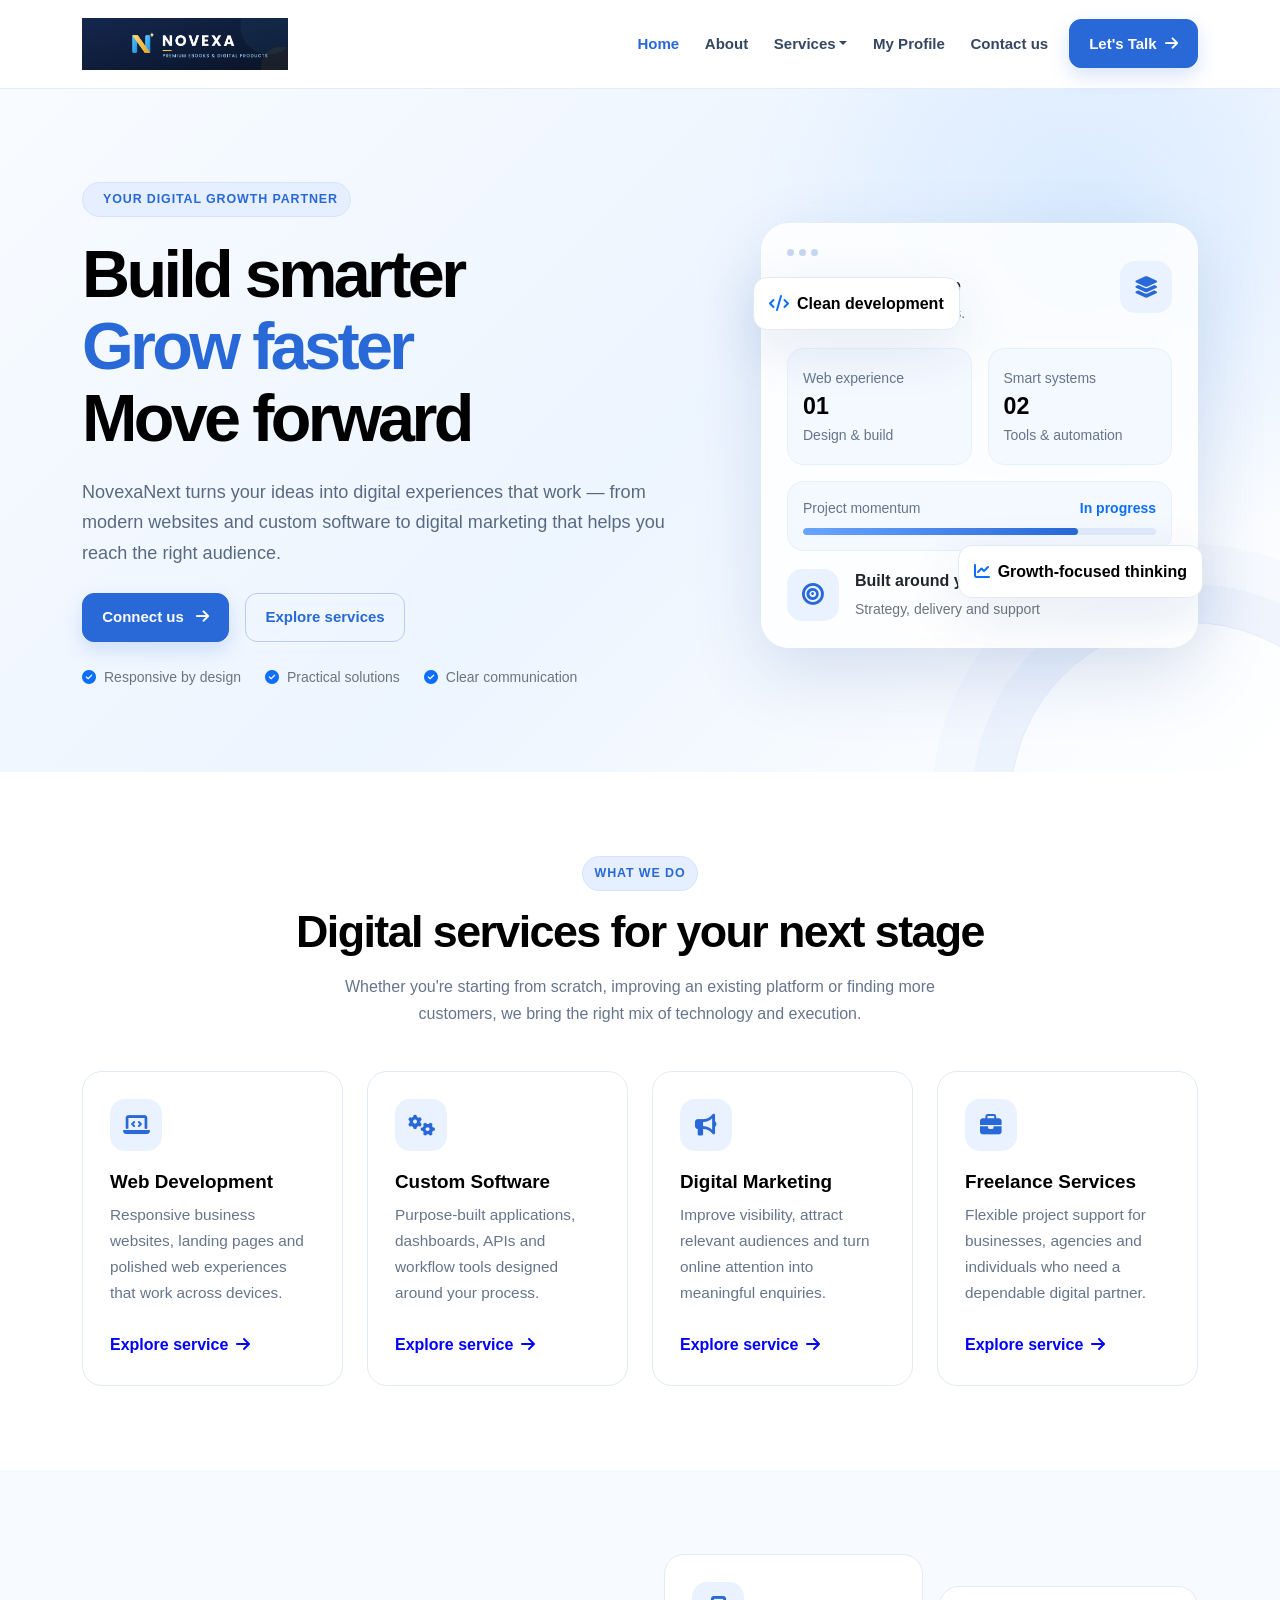
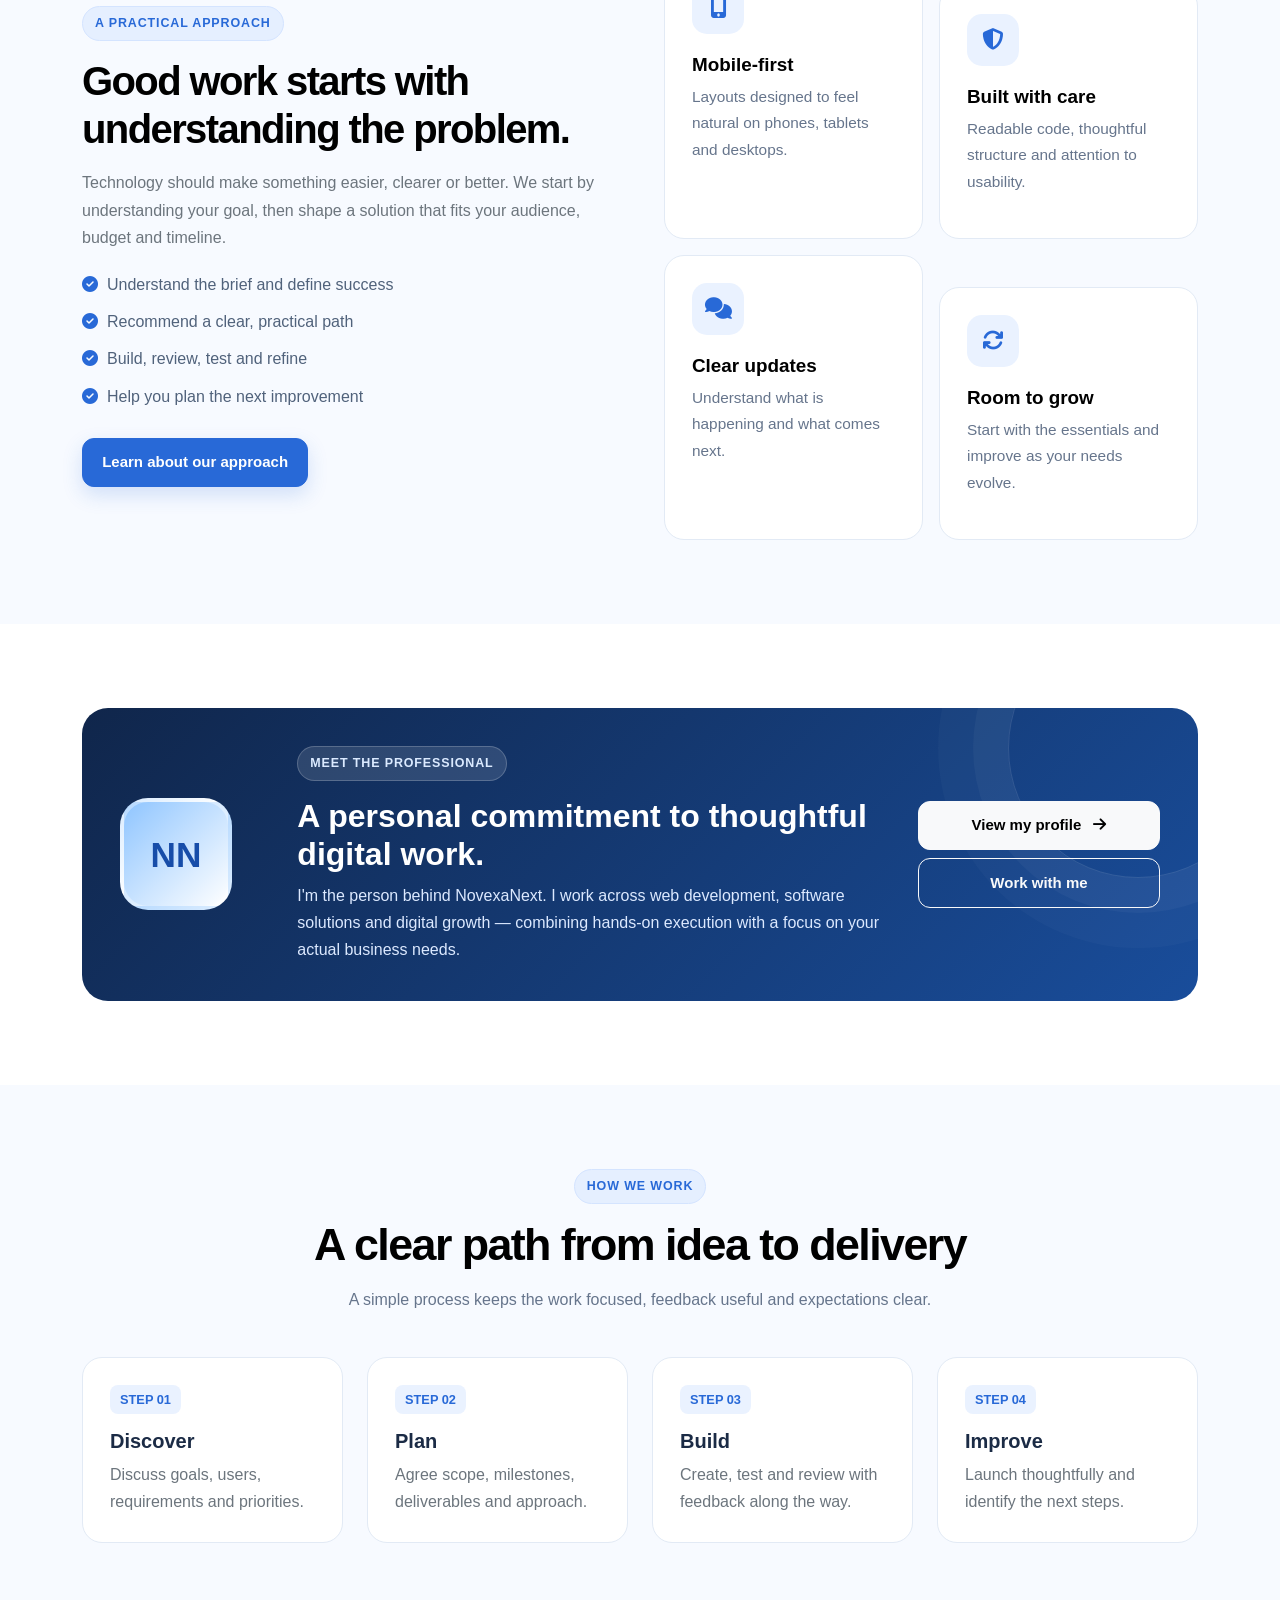
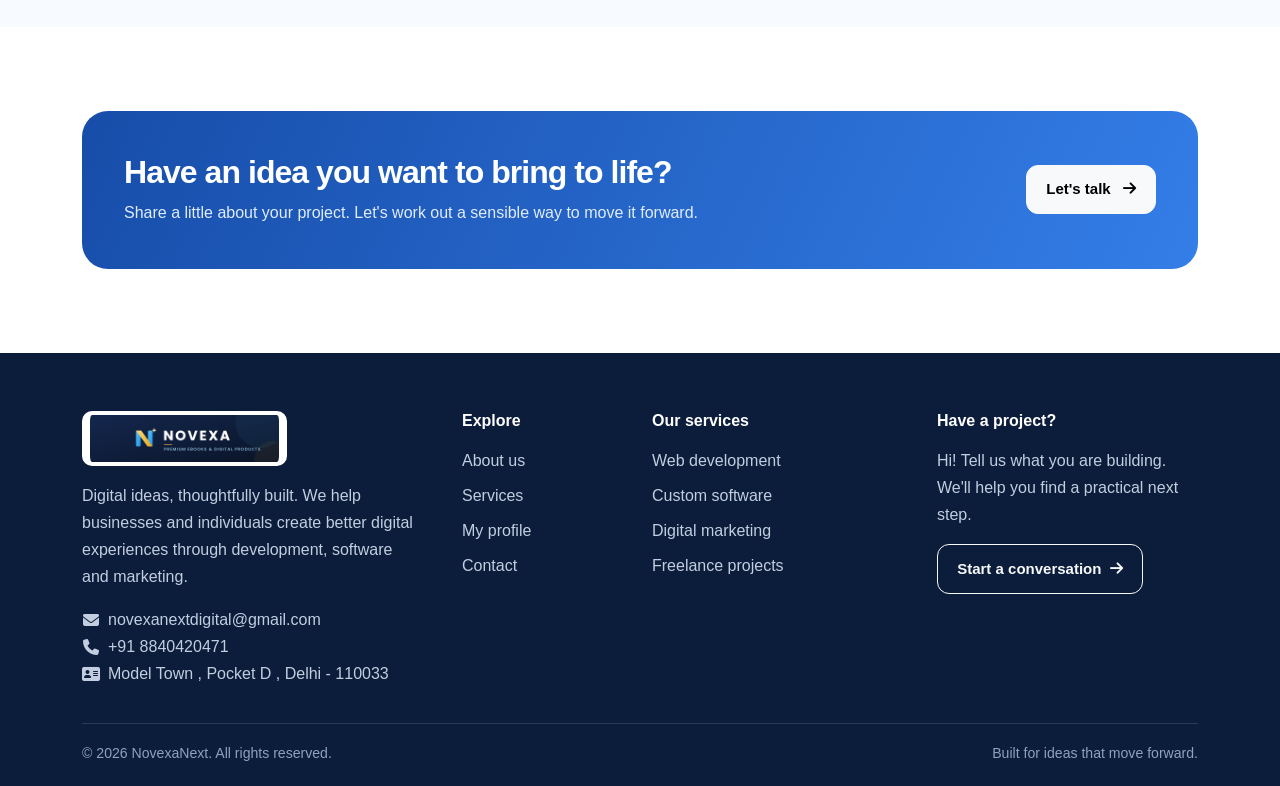
<file: index.html>
<!doctype html>
<html lang="en">
<head>
  <meta charset="utf-8">
  <meta name="viewport" content="width=device-width, initial-scale=1">
  <meta name="theme-color" content="#2869d7">
  <!-- SEO: Unique title and description target this page's search intent; keywords are editorial notes, not a Google ranking signal. -->
  <meta name="description" content="NovexaNext helps turn ideas into digital experiences with responsive web development, custom software, digital marketing and flexible project support.">
  <meta name="keywords" content="NovexaNext, web development services, custom software development, digital marketing services, freelance digital services">
  <meta name="robots" content="index, follow, max-image-preview:large, max-snippet:-1, max-video-preview:-1">
  <!-- SEO: Canonical consolidates duplicate URL signals. Replace YOUR-VERCEL-DOMAIN with the real production host before deployment. -->
  <link rel="canonical" href="https://krishna-kumar-portfolio-pied.vercel.app/">
  <!-- SEO: Open Graph metadata improves link previews on social platforms. -->
  <meta property="og:type" content="website">
  <meta property="og:site_name" content="NovexaNext">
  <meta property="og:title" content="NovexaNext | Web Development &amp; Digital Solutions">
  <meta property="og:description" content="NovexaNext helps turn ideas into digital experiences with responsive web development, custom software, digital marketing and flexible project support.">
  <meta property="og:url" content="https://krishna-kumar-portfolio-pied.vercel.app/">
  <meta property="og:image" content="https://krishna-kumar-portfolio-pied.vercel.app/assets/logo.png">
  <meta property="og:image:alt" content="NovexaNext digital services">
  <!-- SEO: Twitter/X preview metadata. -->
  <meta name="twitter:card" content="summary_large_image">
  <meta name="twitter:title" content="NovexaNext | Web Development &amp; Digital Solutions">
  <meta name="twitter:description" content="NovexaNext helps turn ideas into digital experiences with responsive web development, custom software, digital marketing and flexible project support.">
  <meta name="twitter:image" content="https://krishna-kumar-portfolio-pied.vercel.app/assets/logo.png">
  <!-- SEO: Structured data describes the site and this page to search engines. -->
  <script type="application/ld+json">
  {
    "@context": "https://schema.org",
    "@type": "WebPage",
    "name": "NovexaNext | Web Development & Digital Solutions",
    "description": "NovexaNext helps turn ideas into digital experiences with responsive web development, custom software, digital marketing and flexible project support.",
    "url": "https://krishna-kumar-portfolio-pied.vercel.app/",
    "isPartOf": {
      "@type": "WebSite",
      "name": "NovexaNext",
      "url": "https://krishna-kumar-portfolio-pied.vercel.app/"
    },
    "about": {
      "@type": "Organization",
      "name": "NovexaNext",
      "url": "https://krishna-kumar-portfolio-pied.vercel.app/"
    }
  }
  </script>

  <title>NovexaNext | Web Development &amp; Digital Solutions</title>
  <link rel="icon" href="assets/favicon.png" type="image/png">
  <link href="https://cdn.jsdelivr.net/npm/bootstrap@5.3.3/dist/css/bootstrap.min.css" rel="stylesheet">
  <link href="https://cdnjs.cloudflare.com/ajax/libs/font-awesome/6.5.2/css/all.min.css" rel="stylesheet">
  <link href="styles.css" rel="stylesheet">
  <!-- SEO: Existing Google Search Console verification token retained; do not remove unless replaced with a verified token. -->
  <meta name="google-site-verification" content="googled7d9117dc08e725b" />
</head>
<body>
<nav class="navbar navbar-expand-lg sticky-top">
  <div class="container">
    <a class="navbar-brand" href="index.html" aria-label="NovexaNext home"><img src="assets/logo.png" alt="NovexaNext logo"></a>
    <button class="navbar-toggler" type="button" data-bs-toggle="collapse" data-bs-target="#mainNav" aria-controls="mainNav" aria-expanded="false" aria-label="Toggle navigation"><span class="navbar-toggler-icon"></span></button>
    <div class="collapse navbar-collapse" id="mainNav">
      <ul class="navbar-nav ms-auto align-items-lg-center">
        <li class="nav-item"><a class="nav-link" href="index.html">Home</a></li>
        <li class="nav-item"><a class="nav-link" href="about.html">About</a></li>
        <li class="nav-item dropdown">
          <a class="nav-link dropdown-toggle" href="services.html" role="button" data-bs-toggle="dropdown" aria-expanded="false">Services</a>
          <ul class="dropdown-menu border-0 shadow-sm p-2">
            <li><a class="dropdown-item rounded-2 py-2" href="web-development.html">Web Development</a></li>
            <li><a class="dropdown-item rounded-2 py-2" href="software-development.html">Custom Software</a></li>
            <li><a class="dropdown-item rounded-2 py-2" href="digital-marketing.html">Digital Marketing</a></li>
            <li><a class="dropdown-item rounded-2 py-2" href="freelancing.html">Freelance Services</a></li>
          </ul>
        </li>
        <li class="nav-item"><a class="nav-link" href="profile.html">My Profile</a></li>
        <li class="nav-item"><a class="nav-link" href="contact.html">Contact us</a></li>
        <li class="nav-item ms-lg-2 mt-2 mt-lg-0"><a class="btn btn-primary btn-sm" href="tel:+918840420471">Let's Talk <i class="fa-solid fa-arrow-right ms-1"></i></a></li>
      </ul>
    </div>
  </div>
</nav>

<main>
<section class="hero">
 <div class="container position-relative">
  <div class="row align-items-center g-5">
   <div class="col-lg-7">
    <span class="eyebrow"><i class="fa-solid fa-sparkles"></i> Your digital growth partner</span>
    <h1>Build smarter<br><span>Grow faster</span><br>Move forward</h1>
    <p class="lead">NovexaNext turns your ideas into digital experiences that work — from modern websites and custom software to digital marketing that helps you reach the right audience.</p>
    <div class="d-flex flex-wrap gap-3 mt-4"><a class="btn btn-primary btn-lg" href="mailto:novexanextdigital@gmail.com">Connect us <i class="fa-solid fa-arrow-right ms-2"></i></a><a class="btn btn-outline-primary btn-lg" href="services.html">Explore services</a></div>
    <div class="d-flex flex-wrap gap-4 mt-4 small text-secondary"><span><i class="fa-solid fa-circle-check text-primary me-2"></i>Responsive by design</span><span><i class="fa-solid fa-circle-check text-primary me-2"></i>Practical solutions</span><span><i class="fa-solid fa-circle-check text-primary me-2"></i>Clear communication</span></div>
   </div>
   <div class="col-lg-5">
    <div class="hero-visual">
     <div class="floating-chip chip-one"><i class="fa-solid fa-code text-primary me-2"></i>Clean development</div>
     <div class="visual-card">
      <div class="visual-top"><div><div class="visual-dots"><i></i><i></i><i></i></div><strong class="d-block mt-3 text-dark">Your digital workspace</strong><small class="text-secondary">One idea. Many possibilities.</small></div><div class="icon-box mb-0"><i class="fa-solid fa-layer-group"></i></div></div>
      <div class="row g-3 mb-3"><div class="col-6"><div class="metric"><small>Web experience</small><strong>01</strong><small>Design & build</small></div></div><div class="col-6"><div class="metric"><small>Smart systems</small><strong>02</strong><small>Tools & automation</small></div></div></div>
      <div class="metric mb-3"><div class="d-flex justify-content-between mb-2"><small>Project momentum</small><small class="text-primary fw-bold">In progress</small></div><div class="progress"><div class="progress-bar" style="width:78%"></div></div></div>
      <div class="d-flex align-items-center gap-3"><div class="icon-box mb-0"><i class="fa-solid fa-bullseye"></i></div><div><strong class="d-block text-dark">Built around your goals</strong><small class="text-secondary">Strategy, delivery and support</small></div></div>
     </div>
     <div class="floating-chip chip-two"><i class="fa-solid fa-chart-line text-primary me-2"></i>Growth-focused thinking</div>
    </div>
   </div>
  </div>
 </div>
</section>

<section class="section">
 <div class="container">
  <div class="section-heading"><span class="eyebrow">What we do</span><h2>Digital services for your next stage</h2><p>Whether you're starting from scratch, improving an existing platform or finding more customers, we bring the right mix of technology and execution.</p></div>
  <div class="row g-4">
   <div class="col-md-6 col-lg-3"><article class="service-card"><div class="icon-box"><i class="fa-solid fa-laptop-code"></i></div><h3>Web Development</h3><p>Responsive business websites, landing pages and polished web experiences that work across devices.</p><a class="card-link" href="web-development.html">Explore service <i class="fa-solid fa-arrow-right"></i></a></article></div>
   <div class="col-md-6 col-lg-3"><article class="service-card"><div class="icon-box"><i class="fa-solid fa-gears"></i></div><h3>Custom Software</h3><p>Purpose-built applications, dashboards, APIs and workflow tools designed around your process.</p><a class="card-link" href="software-development.html">Explore service <i class="fa-solid fa-arrow-right"></i></a></article></div>
   <div class="col-md-6 col-lg-3"><article class="service-card"><div class="icon-box"><i class="fa-solid fa-bullhorn"></i></div><h3>Digital Marketing</h3><p>Improve visibility, attract relevant audiences and turn online attention into meaningful enquiries.</p><a class="card-link" href="digital-marketing.html">Explore service <i class="fa-solid fa-arrow-right"></i></a></article></div>
   <div class="col-md-6 col-lg-3"><article class="service-card"><div class="icon-box"><i class="fa-solid fa-briefcase"></i></div><h3>Freelance Services</h3><p>Flexible project support for businesses, agencies and individuals who need a dependable digital partner.</p><a class="card-link" href="freelancing.html">Explore service <i class="fa-solid fa-arrow-right"></i></a></article></div>
  </div>
 </div>
</section>

<section class="section section-soft">
 <div class="container">
  <div class="row align-items-center g-5">
   <div class="col-lg-6"><span class="eyebrow">A practical approach</span><h2 class="display-6 fw-bold mt-3" style="color:#000000;letter-spacing:-.04em">Good work starts with understanding the problem.</h2><p class="text-secondary mt-3">Technology should make something easier, clearer or better. We start by understanding your goal, then shape a solution that fits your audience, budget and timeline.</p>
    <ul class="check-list"><li><i class="fa-solid fa-circle-check"></i>Understand the brief and define success</li><li><i class="fa-solid fa-circle-check"></i>Recommend a clear, practical path</li><li><i class="fa-solid fa-circle-check"></i>Build, review, test and refine</li><li><i class="fa-solid fa-circle-check"></i>Help you plan the next improvement</li></ul>
    <a class="btn btn-primary mt-2" href="about.html">Learn about our approach</a>
   </div>
   <div class="col-lg-6"><div class="row g-3"><div class="col-6"><div class="feature-card"><div class="icon-box"><i class="fa-solid fa-mobile-screen-button"></i></div><h3>Mobile-first</h3><p>Layouts designed to feel natural on phones, tablets and desktops.</p></div></div><div class="col-6 mt-5"><div class="feature-card"><div class="icon-box"><i class="fa-solid fa-shield-halved"></i></div><h3>Built with care</h3><p>Readable code, thoughtful structure and attention to usability.</p></div></div><div class="col-6"><div class="feature-card"><div class="icon-box"><i class="fa-solid fa-comments"></i></div><h3>Clear updates</h3><p>Understand what is happening and what comes next.</p></div></div><div class="col-6 mt-5"><div class="feature-card"><div class="icon-box"><i class="fa-solid fa-arrows-rotate"></i></div><h3>Room to grow</h3><p>Start with the essentials and improve as your needs evolve.</p></div></div></div></div>
  </div>
 </div>
</section>

<section class="section">
 <div class="container">
  <div class="profile-panel">
   <div class="row align-items-center g-4 position-relative" style="z-index:1">
    <div class="col-md-2"><div class="profile-avatar">NN</div></div>
    <div class="col-md-7"><span class="eyebrow">Meet the professional</span><h2 class="h2 fw-bold mt-3">A personal commitment to thoughtful digital work.</h2><p class="mb-0">I'm the person behind NovexaNext. I work across web development, software solutions and digital growth — combining hands-on execution with a focus on your actual business needs.</p></div>
    <div class="col-md-3"><a class="btn btn-light w-100" href="profile.html">View my profile <i class="fa-solid fa-arrow-right ms-2"></i></a><a class="btn btn-outline-light w-100 mt-2" href="contact.html">Work with me</a></div>
   </div>
  </div>
 </div>
</section>

<section class="section section-soft">
 <div class="container">
  <div class="section-heading"><span class="eyebrow">How we work</span><h2>A clear path from idea to delivery</h2><p>A simple process keeps the work focused, feedback useful and expectations clear.</p></div>
  <div class="row g-4">
   <div class="col-md-6 col-lg-3"><div class="process-card"><span class="badge-soft">STEP 01</span><h3 class="h5 fw-bold mt-3">Discover</h3><p class="text-secondary mb-0">Discuss goals, users, requirements and priorities.</p></div></div>
   <div class="col-md-6 col-lg-3"><div class="process-card"><span class="badge-soft">STEP 02</span><h3 class="h5 fw-bold mt-3">Plan</h3><p class="text-secondary mb-0">Agree scope, milestones, deliverables and approach.</p></div></div>
   <div class="col-md-6 col-lg-3"><div class="process-card"><span class="badge-soft">STEP 03</span><h3 class="h5 fw-bold mt-3">Build</h3><p class="text-secondary mb-0">Create, test and review with feedback along the way.</p></div></div>
   <div class="col-md-6 col-lg-3"><div class="process-card"><span class="badge-soft">STEP 04</span><h3 class="h5 fw-bold mt-3">Improve</h3><p class="text-secondary mb-0">Launch thoughtfully and identify the next steps.</p></div></div>
  </div>
 </div>
</section>

<section class="section">
 <div class="container"><div class="cta-band"><div class="row align-items-center g-4"><div class="col-lg-8"><h2 class="h2">Have an idea you want to bring to life?</h2><p class="mb-0">Share a little about your project. Let's work out a sensible way to move it forward.</p></div><div class="col-lg-4 text-lg-end"><a class="btn btn-light btn-lg" href="mailto:novexanextdigital@gmail.com">Let's talk <i class="fa-solid fa-arrow-right ms-2"></i></a></div></div></div></div>
</section>
</main>
<footer>
  <div class="container">
    <div class="row g-4">
      <div class="col-lg-4 col-md-6">
        <a href="index.html"><img class="footer-logo" src="assets/logo.png" alt="NovexaNext"></a>
        <p class="mt-3 pe-lg-4">Digital ideas, thoughtfully built. We help businesses and individuals create better digital experiences through development, software and marketing.</p>
        <div class="social-links mt-3">
          <!-- <a href="https://www.linkedin.com/" target="_blank" rel="noopener" aria-label="LinkedIn"><i class="fa-brands fa-linkedin-in"></i></a>
          <a href="https://www.instagram.com/" target="_blank" rel="noopener" aria-label="Instagram"><i class="fa-brands fa-instagram"></i></a>
          <a href="https://www.facebook.com/" target="_blank" rel="noopener" aria-label="Facebook"><i class="fa-brands fa-facebook-f"></i></a>
          <a href="https://github.com/" target="_blank" rel="noopener" aria-label="GitHub"><i class="fa-brands fa-github"></i></a>
         -->
          <div>
            <a href="mailto:novexanextdigital@gmail.com"
              aria-label="Email NovexaNext"
              class="d-inline-flex align-items-center gap-2 text-decoration-none">
                <i class="fa fa-envelope"></i>
                <span>novexanextdigital@gmail.com</span>
            </a><br>
            <a href="tel:+918840420471"
              aria-label="Call NovexaNext"
              class="d-inline-flex align-items-center gap-2 text-decoration-none">
                <i class="fa fa-phone"></i>
                <span>+91 8840420471</span>
            </a>
            <a 
              aria-label="Call NovexaNext"
              class="d-inline-flex align-items-center gap-2 text-decoration-none">
                <i class="fa-solid fa-address-card"></i>
                <span>Model Town , Pocket D , Delhi - 110033</span>
            </a>
          </div>
        </div>
      </div>
      <div class="col-6 col-lg-2 col-md-3">
        <h5>Explore</h5><ul class="list-unstyled d-grid gap-2">
          <li><a href="about.html">About us</a></li><li><a href="services.html">Services</a></li><li><a href="profile.html">My profile</a></li><li><a href="contact.html">Contact</a></li>
        </ul>
      </div>
      <div class="col-6 col-lg-3 col-md-3">
        <h5>Our services</h5><ul class="list-unstyled d-grid gap-2">
          <li><a href="web-development.html">Web development</a></li><li><a href="software-development.html">Custom software</a></li><li><a href="digital-marketing.html">Digital marketing</a></li><li><a href="freelancing.html">Freelance projects</a></li>
        </ul>
      </div>
      <div class="col-lg-3">
        <h5>Have a project?</h5><p>Hi! Tell us what you are building. We'll help you find a practical next step.</p>
        <a class="btn btn-outline-light btn-sm" href="contact.html">Start a conversation <i class="fa-solid fa-arrow-right ms-1"></i></a>
      </div>
    </div>
    <div class="footer-bottom d-flex flex-column flex-md-row justify-content-between gap-2"><span>© <span id="currentYear"></span> NovexaNext. All rights reserved.</span><span>Built for ideas that move forward.</span></div>
  </div>
</footer>
<script src="https://code.jquery.com/jquery-3.7.1.min.js"></script>
<script src="https://cdn.jsdelivr.net/npm/bootstrap@5.3.3/dist/js/bootstrap.bundle.min.js"></script>
<script src="script.js"></script>
</body></html>
</file>
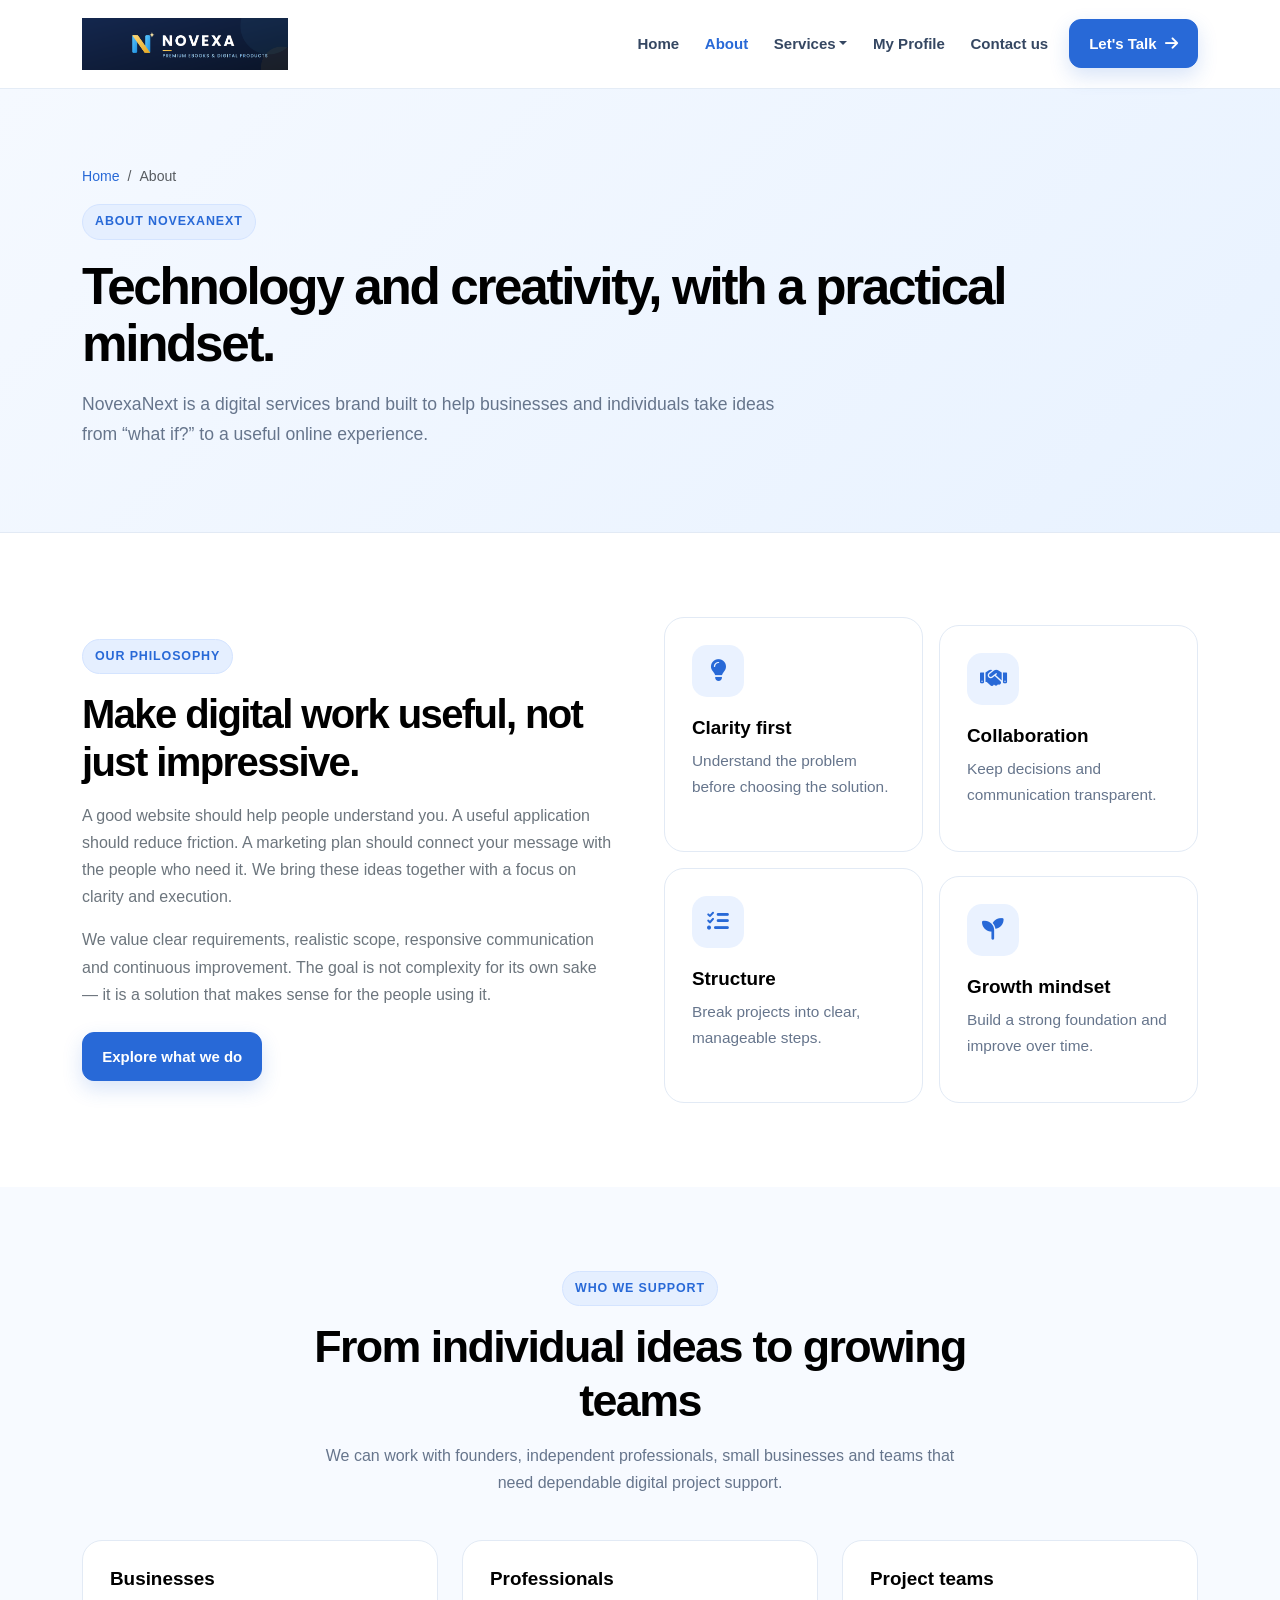
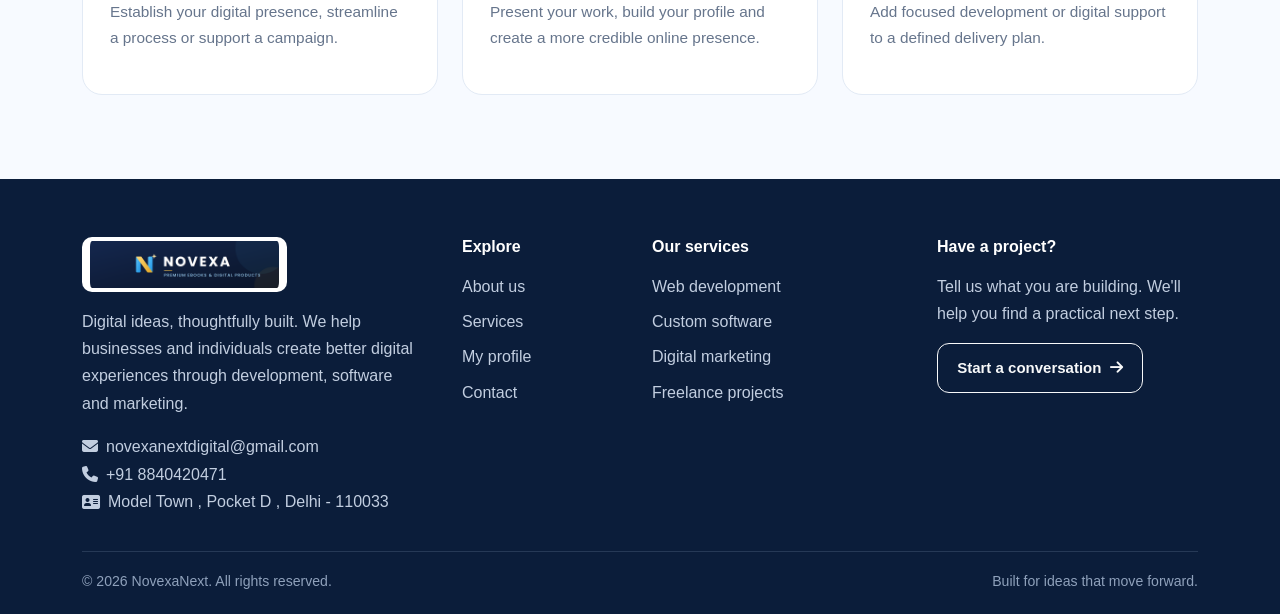
<file: about.html>
<!doctype html>
<html lang="en">
<head>
  <meta charset="utf-8">
  <meta name="viewport" content="width=device-width, initial-scale=1">
  <meta name="theme-color" content="#2869d7">
  <!-- SEO: Unique title and description target this page's search intent; keywords are editorial notes, not a Google ranking signal. -->
  <meta name="description" content="Learn about NovexaNext’s practical, collaborative approach to web development, custom software, digital marketing and project delivery.">
  <meta name="keywords" content="about NovexaNext, digital solutions provider, web development approach, custom software services">
  <meta name="robots" content="index, follow, max-image-preview:large, max-snippet:-1, max-video-preview:-1">
  <!-- SEO: Canonical consolidates duplicate URL signals. Replace YOUR-VERCEL-DOMAIN with the real production host before deployment. -->
  <link rel="canonical" href="https://krishna-kumar-portfolio-pied.vercel.app/about.html">
  <!-- SEO: Open Graph metadata improves link previews on social platforms. -->
  <meta property="og:type" content="website">
  <meta property="og:site_name" content="NovexaNext">
  <meta property="og:title" content="About NovexaNext | Practical Digital Solutions">
  <meta property="og:description" content="Learn about NovexaNext’s practical, collaborative approach to web development, custom software, digital marketing and project delivery.">
  <meta property="og:url" content="https://krishna-kumar-portfolio-pied.vercel.app/about.html">
  <meta property="og:image" content="https://krishna-kumar-portfolio-pied.vercel.app/assets/logo.png">
  <meta property="og:image:alt" content="NovexaNext digital services">
  <!-- SEO: Twitter/X preview metadata. -->
  <meta name="twitter:card" content="summary_large_image">
  <meta name="twitter:title" content="About NovexaNext | Practical Digital Solutions">
  <meta name="twitter:description" content="Learn about NovexaNext’s practical, collaborative approach to web development, custom software, digital marketing and project delivery.">
  <meta name="twitter:image" content="https://krishna-kumar-portfolio-pied.vercel.app/assets/logo.png">
  <!-- SEO: Structured data describes the site and this page to search engines. -->
  <script type="application/ld+json">
  {
    "@context": "https://schema.org",
    "@type": "WebPage",
    "name": "About NovexaNext | Practical Digital Solutions",
    "description": "Learn about NovexaNext\u2019s practical, collaborative approach to web development, custom software, digital marketing and project delivery.",
    "url": "https://krishna-kumar-portfolio-pied.vercel.app/about.html",
    "isPartOf": {
      "@type": "WebSite",
      "name": "NovexaNext",
      "url": "https://krishna-kumar-portfolio-pied.vercel.app/"
    },
    "about": {
      "@type": "Organization",
      "name": "NovexaNext",
      "url": "https://krishna-kumar-portfolio-pied.vercel.app/"
    }
  }
  </script>

  <title>About NovexaNext | Practical Digital Solutions</title>
  <link rel="icon" href="assets/favicon.png" type="image/png">
  <link href="https://cdn.jsdelivr.net/npm/bootstrap@5.3.3/dist/css/bootstrap.min.css" rel="stylesheet">
  <link href="https://cdnjs.cloudflare.com/ajax/libs/font-awesome/6.5.2/css/all.min.css" rel="stylesheet">
  <link href="styles.css" rel="stylesheet">
  <!-- SEO: Existing Google Search Console verification token retained; do not remove unless replaced with a verified token. -->
  <meta name="google-site-verification" content="googled7d9117dc08e725b" />
</head>
<body>
<nav class="navbar navbar-expand-lg sticky-top">
  <div class="container">
    <a class="navbar-brand" href="index.html" aria-label="NovexaNext home"><img src="assets/logo.png" alt="NovexaNext logo"></a>
    <button class="navbar-toggler" type="button" data-bs-toggle="collapse" data-bs-target="#mainNav" aria-controls="mainNav" aria-expanded="false" aria-label="Toggle navigation"><span class="navbar-toggler-icon"></span></button>
    <div class="collapse navbar-collapse" id="mainNav">
      <ul class="navbar-nav ms-auto align-items-lg-center">
        <li class="nav-item"><a class="nav-link" href="index.html">Home</a></li>
        <li class="nav-item"><a class="nav-link" href="about.html">About</a></li>
        <li class="nav-item dropdown">
          <a class="nav-link dropdown-toggle" href="services.html" role="button" data-bs-toggle="dropdown" aria-expanded="false">Services</a>
          <ul class="dropdown-menu border-0 shadow-sm p-2">
            <li><a class="dropdown-item rounded-2 py-2" href="web-development.html">Web Development</a></li>
            <li><a class="dropdown-item rounded-2 py-2" href="software-development.html">Custom Software</a></li>
            <li><a class="dropdown-item rounded-2 py-2" href="digital-marketing.html">Digital Marketing</a></li>
            <li><a class="dropdown-item rounded-2 py-2" href="freelancing.html">Freelance Services</a></li>
          </ul>
        </li>
        <li class="nav-item"><a class="nav-link" href="profile.html">My Profile</a></li>
        <li class="nav-item"><a class="nav-link" href="contact.html">Contact us</a></li>
        <li class="nav-item ms-lg-2 mt-2 mt-lg-0"><a class="btn btn-primary btn-sm" href="tel:+918840420471">Let's Talk <i class="fa-solid fa-arrow-right ms-1"></i></a></li>
      </ul>
    </div>
  </div>
</nav>

<main>
<section class="page-hero"><div class="container"><nav aria-label="breadcrumb"><ol class="breadcrumb"><li class="breadcrumb-item"><a href="index.html">Home</a></li><li class="breadcrumb-item active">About</li></ol></nav><span class="eyebrow">About NovexaNext</span><h1>Technology and creativity, with a practical mindset.</h1><p>NovexaNext is a digital services brand built to help businesses and individuals take ideas from “what if?” to a useful online experience.</p></div></section>
<section class="section"><div class="container"><div class="row align-items-center g-5"><div class="col-lg-6"><span class="eyebrow">Our philosophy</span><h2 class="display-6 fw-bold mt-3" style="color:#000000;letter-spacing:-.04em">Make digital work useful, not just impressive.</h2><p class="text-secondary mt-3">A good website should help people understand you. A useful application should reduce friction. A marketing plan should connect your message with the people who need it. We bring these ideas together with a focus on clarity and execution.</p><p class="text-secondary">We value clear requirements, realistic scope, responsive communication and continuous improvement. The goal is not complexity for its own sake — it is a solution that makes sense for the people using it.</p><a class="btn btn-primary mt-2" href="services.html">Explore what we do</a></div><div class="col-lg-6"><div class="row g-3"><div class="col-6"><div class="feature-card"><div class="icon-box"><i class="fa-solid fa-lightbulb"></i></div><h3>Clarity first</h3><p>Understand the problem before choosing the solution.</p></div></div><div class="col-6 mt-4"><div class="feature-card"><div class="icon-box"><i class="fa-solid fa-handshake"></i></div><h3>Collaboration</h3><p>Keep decisions and communication transparent.</p></div></div><div class="col-6"><div class="feature-card"><div class="icon-box"><i class="fa-solid fa-list-check"></i></div><h3>Structure</h3><p>Break projects into clear, manageable steps.</p></div></div><div class="col-6 mt-4"><div class="feature-card"><div class="icon-box"><i class="fa-solid fa-seedling"></i></div><h3>Growth mindset</h3><p>Build a strong foundation and improve over time.</p></div></div></div></div></div></div></section>
<section class="section section-soft"><div class="container"><div class="section-heading"><span class="eyebrow">Who we support</span><h2>From individual ideas to growing teams</h2><p>We can work with founders, independent professionals, small businesses and teams that need dependable digital project support.</p></div><div class="row g-4"><div class="col-md-4"><div class="service-card"><h3>Businesses</h3><p>Establish your digital presence, streamline a process or support a campaign.</p></div></div><div class="col-md-4"><div class="service-card"><h3>Professionals</h3><p>Present your work, build your profile and create a more credible online presence.</p></div></div><div class="col-md-4"><div class="service-card"><h3>Project teams</h3><p>Add focused development or digital support to a defined delivery plan.</p></div></div></div></div></section>
</main>
<footer>
  <div class="container">
    <div class="row g-4">
      <div class="col-lg-4 col-md-6">
        <a href="index.html"><img class="footer-logo" src="assets/logo.png" alt="NovexaNext"></a>
        <p class="mt-3 pe-lg-4">Digital ideas, thoughtfully built. We help businesses and individuals create better digital experiences through development, software and marketing.</p>
        <!-- <div class="social-links mt-3">
          <a href="https://www.linkedin.com/" target="_blank" rel="noopener" aria-label="LinkedIn"><i class="fa-brands fa-linkedin-in"></i></a>
          <a href="https://www.instagram.com/" target="_blank" rel="noopener" aria-label="Instagram"><i class="fa-brands fa-instagram"></i></a>
          <a href="https://www.facebook.com/" target="_blank" rel="noopener" aria-label="Facebook"><i class="fa-brands fa-facebook-f"></i></a>
          <a href="https://github.com/" target="_blank" rel="noopener" aria-label="GitHub"><i class="fa-brands fa-github"></i></a>
        </div> -->
        <div>
            <a href="mailto:novexanextdigital@gmail.com"
              aria-label="Email NovexaNext"
              class="d-inline-flex align-items-center gap-2 text-decoration-none">
                <i class="fa fa-envelope"></i>
                <span>novexanextdigital@gmail.com</span>
            </a><br>
            <a href="tel:+918840420471"
              aria-label="Call NovexaNext"
              class="d-inline-flex align-items-center gap-2 text-decoration-none">
                <i class="fa fa-phone"></i>
                <span>+91 8840420471</span>
            </a>
            <a 
              aria-label="Call NovexaNext"
              class="d-inline-flex align-items-center gap-2 text-decoration-none">
                <i class="fa-solid fa-address-card"></i>
                <span>Model Town , Pocket D , Delhi - 110033</span>
            </a>
          </div>
      </div>
      <div class="col-6 col-lg-2 col-md-3">
        <h5>Explore</h5><ul class="list-unstyled d-grid gap-2">
          <li><a href="about.html">About us</a></li><li><a href="services.html">Services</a></li><li><a href="profile.html">My profile</a></li><li><a href="contact.html">Contact</a></li>
        </ul>
      </div>
      <div class="col-6 col-lg-3 col-md-3">
        <h5>Our services</h5><ul class="list-unstyled d-grid gap-2">
          <li><a href="web-development.html">Web development</a></li><li><a href="software-development.html">Custom software</a></li><li><a href="digital-marketing.html">Digital marketing</a></li><li><a href="freelancing.html">Freelance projects</a></li>
        </ul>
      </div>
      <div class="col-lg-3">
        <h5>Have a project?</h5><p>Tell us what you are building. We'll help you find a practical next step.</p>
        <a class="btn btn-outline-light btn-sm" href="contact.html">Start a conversation <i class="fa-solid fa-arrow-right ms-1"></i></a>
      </div>
    </div>
    <div class="footer-bottom d-flex flex-column flex-md-row justify-content-between gap-2"><span>© <span id="currentYear"></span> NovexaNext. All rights reserved.</span><span>Built for ideas that move forward.</span></div>
  </div>
</footer>
<script src="https://code.jquery.com/jquery-3.7.1.min.js"></script>
<script src="https://cdn.jsdelivr.net/npm/bootstrap@5.3.3/dist/js/bootstrap.bundle.min.js"></script>
<script src="script.js"></script>
</body></html>
</file>
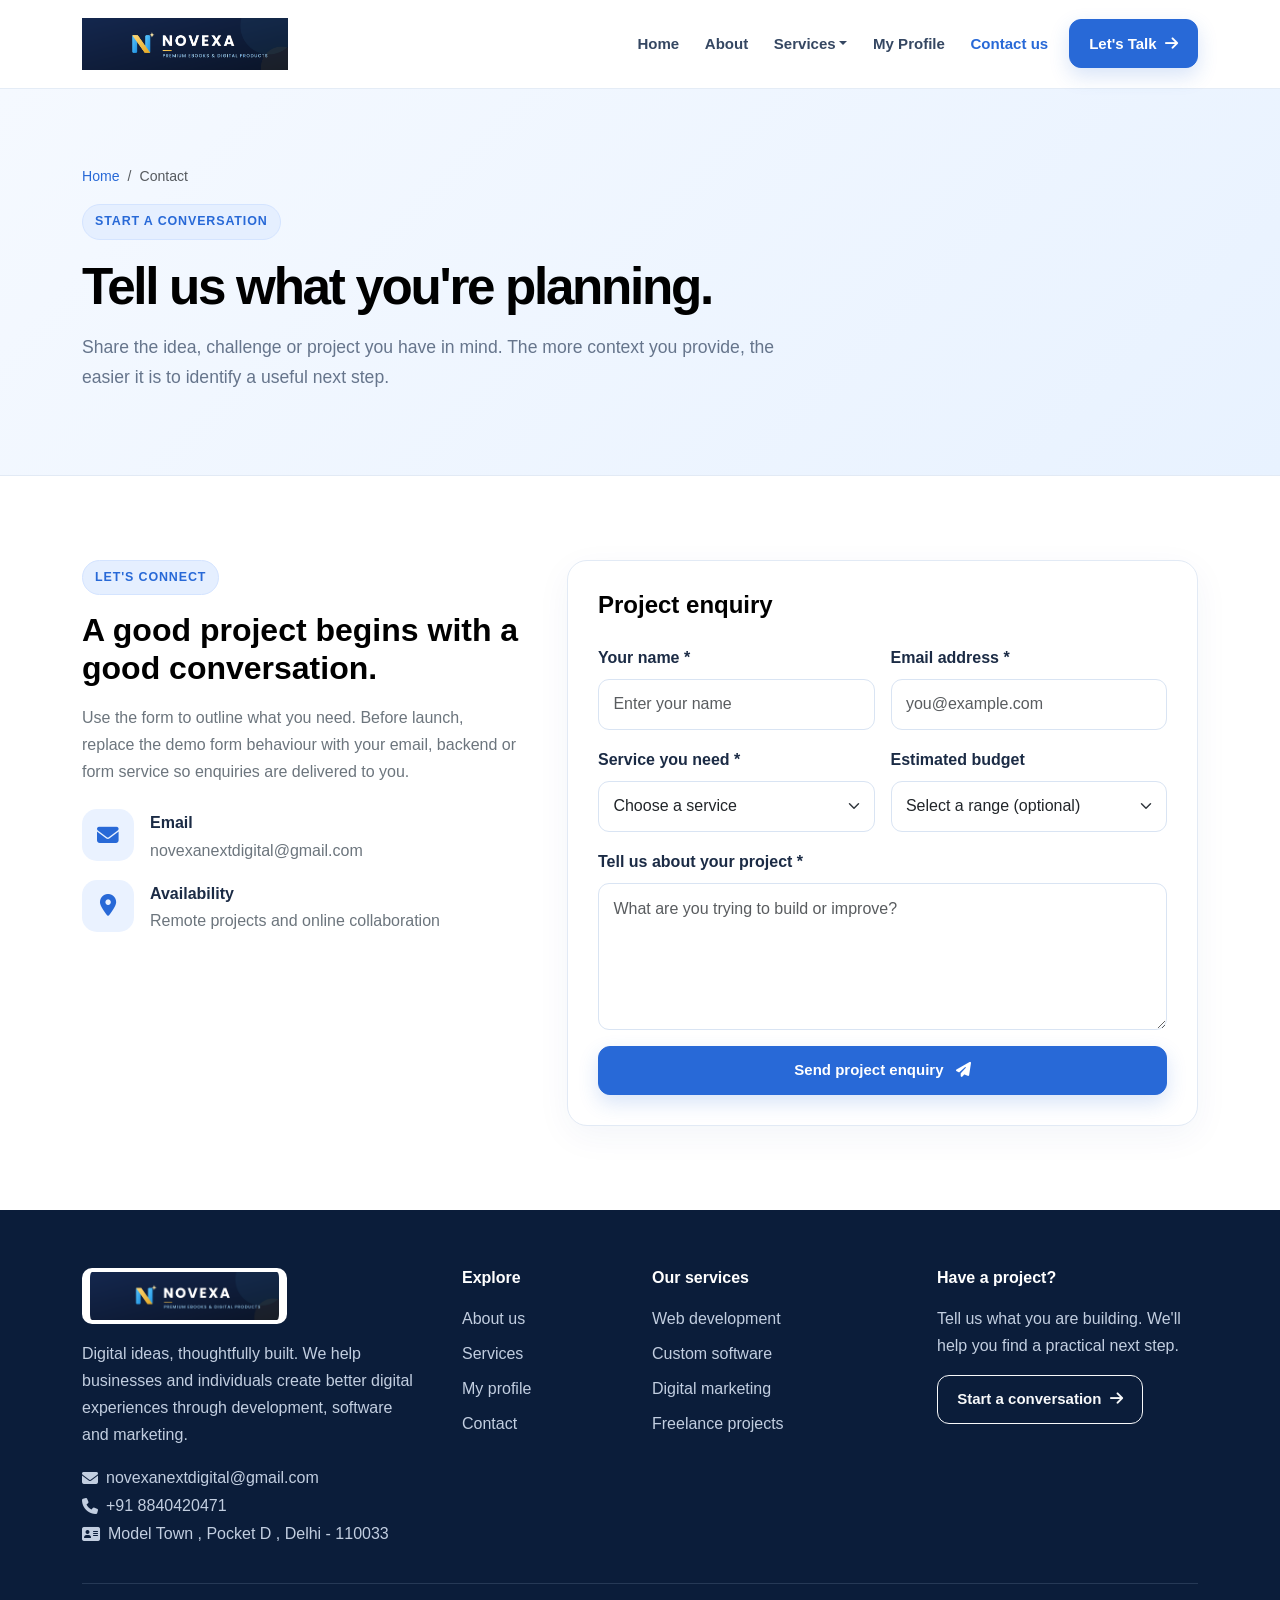
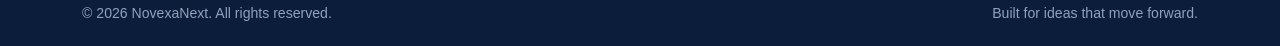
<file: contact.html>
<!doctype html>
<html lang="en">

<head>
  <meta charset="utf-8">
  <meta name="viewport" content="width=device-width, initial-scale=1">
  <meta name="theme-color" content="#2869d7">
  <!-- SEO: Unique title and description target this page's search intent; keywords are editorial notes, not a Google ranking signal. -->
  <meta name="description" content="Contact NovexaNext to discuss a website, custom software, digital marketing or freelance project. Share your goals and explore the next steps.">
  <meta name="keywords" content="contact NovexaNext, web development enquiry, software development enquiry, digital marketing project">
  <meta name="robots" content="index, follow, max-image-preview:large, max-snippet:-1, max-video-preview:-1">
  <!-- SEO: Canonical consolidates duplicate URL signals. Replace YOUR-VERCEL-DOMAIN with the real production host before deployment. -->
  <link rel="canonical" href="https://krishna-kumar-portfolio-pied.vercel.app/contact.html">
  <!-- SEO: Open Graph metadata improves link previews on social platforms. -->
  <meta property="og:type" content="website">
  <meta property="og:site_name" content="NovexaNext">
  <meta property="og:title" content="Contact NovexaNext | Discuss Your Digital Project">
  <meta property="og:description" content="Contact NovexaNext to discuss a website, custom software, digital marketing or freelance project. Share your goals and explore the next steps.">
  <meta property="og:url" content="https://krishna-kumar-portfolio-pied.vercel.app/contact.html">
  <meta property="og:image" content="https://krishna-kumar-portfolio-pied.vercel.app/assets/logo.png">
  <meta property="og:image:alt" content="NovexaNext digital services">
  <!-- SEO: Twitter/X preview metadata. -->
  <meta name="twitter:card" content="summary_large_image">
  <meta name="twitter:title" content="Contact NovexaNext | Discuss Your Digital Project">
  <meta name="twitter:description" content="Contact NovexaNext to discuss a website, custom software, digital marketing or freelance project. Share your goals and explore the next steps.">
  <meta name="twitter:image" content="https://krishna-kumar-portfolio-pied.vercel.app/assets/logo.png">
  <!-- SEO: Structured data describes the site and this page to search engines. -->
  <script type="application/ld+json">
  {
    "@context": "https://schema.org",
    "@type": "WebPage",
    "name": "Contact NovexaNext | Discuss Your Digital Project",
    "description": "Contact NovexaNext to discuss a website, custom software, digital marketing or freelance project. Share your goals and explore the next steps.",
    "url": "https://krishna-kumar-portfolio-pied.vercel.app/contact.html",
    "isPartOf": {
      "@type": "WebSite",
      "name": "NovexaNext",
      "url": "https://krishna-kumar-portfolio-pied.vercel.app/"
    },
    "about": {
      "@type": "Organization",
      "name": "NovexaNext",
      "url": "https://krishna-kumar-portfolio-pied.vercel.app/"
    }
  }
  </script>

  <title>Contact NovexaNext | Discuss Your Digital Project</title>
  <link rel="icon" href="assets/favicon.png" type="image/png">
  <link href="https://cdn.jsdelivr.net/npm/bootstrap@5.3.3/dist/css/bootstrap.min.css" rel="stylesheet">
  <link href="https://cdnjs.cloudflare.com/ajax/libs/font-awesome/6.5.2/css/all.min.css" rel="stylesheet">
  <link href="styles.css" rel="stylesheet">
  <!-- SEO: Existing Google Search Console verification token retained; do not remove unless replaced with a verified token. -->
  <meta name="google-site-verification" content="googled7d9117dc08e725b" />
</head>

<body>
  <nav class="navbar navbar-expand-lg sticky-top">
    <div class="container">
      <a class="navbar-brand" href="index.html" aria-label="NovexaNext home"><img src="assets/logo.png"
          alt="NovexaNext logo"></a>
      <button class="navbar-toggler" type="button" data-bs-toggle="collapse" data-bs-target="#mainNav"
        aria-controls="mainNav" aria-expanded="false" aria-label="Toggle navigation"><span
          class="navbar-toggler-icon"></span></button>
      <div class="collapse navbar-collapse" id="mainNav">
        <ul class="navbar-nav ms-auto align-items-lg-center">
          <li class="nav-item"><a class="nav-link" href="index.html">Home</a></li>
          <li class="nav-item"><a class="nav-link" href="about.html">About</a></li>
          <li class="nav-item dropdown">
            <a class="nav-link dropdown-toggle" href="services.html" role="button" data-bs-toggle="dropdown"
              aria-expanded="false">Services</a>
            <ul class="dropdown-menu border-0 shadow-sm p-2">
              <li><a class="dropdown-item rounded-2 py-2" href="web-development.html">Web Development</a></li>
              <li><a class="dropdown-item rounded-2 py-2" href="software-development.html">Custom Software</a></li>
              <li><a class="dropdown-item rounded-2 py-2" href="digital-marketing.html">Digital Marketing</a></li>
              <li><a class="dropdown-item rounded-2 py-2" href="freelancing.html">Freelance Services</a></li>
            </ul>
          </li>
          <li class="nav-item"><a class="nav-link" href="profile.html">My Profile</a></li>
          <li class="nav-item"><a class="nav-link" href="contact.html">Contact us</a></li>
          <li class="nav-item ms-lg-2 mt-2 mt-lg-0"><a class="btn btn-primary btn-sm" href="tel:+918840420471">Let's
              Talk <i class="fa-solid fa-arrow-right ms-1"></i></a></li>
        </ul>
      </div>
    </div>
  </nav>

  <main>
    <section class="page-hero">
      <div class="container">
        <nav aria-label="breadcrumb">
          <ol class="breadcrumb">
            <li class="breadcrumb-item"><a href="index.html">Home</a></li>
            <li class="breadcrumb-item active">Contact</li>
          </ol>
        </nav><span class="eyebrow">Start a conversation</span>
        <h1>Tell us what you're planning.</h1>
        <p>Share the idea, challenge or project you have in mind. The more context you provide, the easier it is to
          identify a useful next step.</p>
      </div>
    </section>
    <section class="section">
      <div class="container">
        <div class="row g-5">
          <div class="col-lg-5">
            <span class="eyebrow">
              Let's connect
            </span>
            <h2 class="h2 fw-bold mt-3" style="color:#000000">A good project begins with a good conversation.

            </h2>
            <p class="text-secondary mt-3">
              Use the form to outline what you need. Before launch, replace the demo form behaviour with your email,
              backend or form service so enquiries are delivered to you.
            </p>
            <div class="d-flex gap-3 mt-4">
              <div class="icon-box mb-0">
                <i class="fa-solid fa-envelope"></i>
              </div>
              <div>
                <strong class="d-block">
                  Email
                </strong>
                <span class="text-secondary">novexanextdigital@gmail.com</span>
              </div>
            </div>
            <div class="d-flex gap-3 mt-3">
              <div class="icon-box mb-0">
                <i class="fa-solid fa-location-dot"></i>
              </div>
              <div>
                <strong class="d-block">Availability

                </strong>
                <span class="text-secondary">Remote projects and online collaboration</span>
              </div>
            </div>
            <!-- <div class="mt-4"><strong class="d-block mb-2">Find us online</strong>
              <div class="social-links"><a href="https://www.linkedin.com/" target="_blank" rel="noopener"
                  aria-label="LinkedIn"><i class="fa-brands fa-linkedin-in"></i></a><a href="https://www.instagram.com/"
                  target="_blank" rel="noopener" aria-label="Instagram"><i class="fa-brands fa-instagram"></i></a><a
                  href="https://github.com/" target="_blank" rel="noopener" aria-label="GitHub"><i
                    class="fa-brands fa-github"></i></a></div>
            </div> -->
          </div>
          <div class="col-lg-7">
            <div class="contact-card">
              <h2 class="h4 fw-bold mb-4" style="color:#000000">Project enquiry</h2>
              <div id="formFeedback" class="alert d-none" role="status"></div>
              <form id="contactForm" class="needs-validation" action="https://formspree.io/f/xeaekqwy" method="POST"
                novalidate>
                <input type="hidden" name="_subject" value="New NovexaNext Website Enquiry">
                <div class="row g-3">
                  <div class="col-md-6"><label class="form-label fw-semibold" for="name">Your name *</label><input
                      class="form-control" id="name" name="name" required placeholder="Enter your name">
                    <div class="invalid-feedback">Please enter your name.</div>
                  </div>
                  <div class="col-md-6"><label class="form-label fw-semibold" for="email">Email address *</label>
                    <input
                      class="form-control"
                      type="email"
                      id="email"
                      name="_replyto"
                      required
                      placeholder="you@example.com"
                    >
                    <div class="invalid-feedback">Please enter a valid email.</div>
                  </div>
                  <div class="col-md-6"><label class="form-label fw-semibold" for="service">Service you need
                      *</label><select class="form-select" id="service" name="service" required>
                      <option value="">Choose a service</option>
                      <option>Web development</option>
                      <option>Custom software development</option>
                      <option>Digital marketing</option>
                      <option>Freelance project support</option>
                      <option>Not sure yet</option>
                    </select>
                    <div class="invalid-feedback">Please choose a service.</div>
                  </div>
                  <div class="col-md-6"><label class="form-label fw-semibold" for="budget">Estimated
                      budget</label><select class="form-select" id="budget" name="budget">
                      <option value="">Select a range (optional)</option>
                      <option>Under ₹10,000</option>
                      <option>₹10,000–₹30,000</option>
                      <option>₹30,000–₹75,000</option>
                      <option>₹75,000+</option>
                      <option>Need guidance</option>
                    </select></div>
                  <div class="col-12"><label class="form-label fw-semibold" for="message">Tell us about your project
                      *</label><textarea class="form-control" id="message" name="message" rows="5" required
                      placeholder="What are you trying to build or improve?"></textarea>
                    <div class="invalid-feedback">Please add a short project description.</div>
                  </div>
                  <div class="col-12"><button class="btn btn-primary btn-lg w-100" type="submit">Send project enquiry <i
                        class="fa-solid fa-paper-plane ms-2"></i></button>
                    <!-- <p class="small text-secondary mt-3 mb-0">Demo only: this form does not send data to a server yet.
                    </p> -->
                  </div>
                </div>
              </form>
            </div>
          </div>
        </div>
      </div>
    </section>
  </main>
  <footer>
    <div class="container">
      <div class="row g-4">
        <div class="col-lg-4 col-md-6">
          <a href="index.html"><img class="footer-logo" src="assets/logo.png" alt="NovexaNext"></a>
          <p class="mt-3 pe-lg-4">Digital ideas, thoughtfully built. We help businesses and individuals create better
            digital experiences through development, software and marketing.</p>
          <!-- <div class="social-links mt-3">
          <a href="https://www.linkedin.com/" target="_blank" rel="noopener" aria-label="LinkedIn"><i class="fa-brands fa-linkedin-in"></i></a>
          <a href="https://www.instagram.com/" target="_blank" rel="noopener" aria-label="Instagram"><i class="fa-brands fa-instagram"></i></a>
          <a href="https://www.facebook.com/" target="_blank" rel="noopener" aria-label="Facebook"><i class="fa-brands fa-facebook-f"></i></a>
          
        </div> -->
          <div>
            <a href="mailto:novexanextdigital@gmail.com" aria-label="Email NovexaNext"
              class="d-inline-flex align-items-center gap-2 text-decoration-none">
              <i class="fa fa-envelope"></i>
              <span>novexanextdigital@gmail.com</span>
            </a><br>
            <a href="tel:+918840420471" aria-label="Call NovexaNext"
              class="d-inline-flex align-items-center gap-2 text-decoration-none">
              <i class="fa fa-phone"></i>
              <span>+91 8840420471</span>
            </a>
            <a aria-label="Call NovexaNext" class="d-inline-flex align-items-center gap-2 text-decoration-none">
              <i class="fa-solid fa-address-card"></i>
              <span>Model Town , Pocket D , Delhi - 110033</span>
            </a>
          </div>
        </div>
        <div class="col-6 col-lg-2 col-md-3">
          <h5>Explore</h5>
          <ul class="list-unstyled d-grid gap-2">
            <li><a href="about.html">About us</a></li>
            <li><a href="services.html">Services</a></li>
            <li><a href="profile.html">My profile</a></li>
            <li><a href="contact.html">Contact</a></li>
          </ul>
        </div>
        <div class="col-6 col-lg-3 col-md-3">
          <h5>Our services</h5>
          <ul class="list-unstyled d-grid gap-2">
            <li><a href="web-development.html">Web development</a></li>
            <li><a href="software-development.html">Custom software</a></li>
            <li><a href="digital-marketing.html">Digital marketing</a></li>
            <li><a href="freelancing.html">Freelance projects</a></li>
          </ul>
        </div>
        <div class="col-lg-3">
          <h5>Have a project?</h5>
          <p>Tell us what you are building. We'll help you find a practical next step.</p>
          <a class="btn btn-outline-light btn-sm" href="contact.html">Start a conversation <i
              class="fa-solid fa-arrow-right ms-1"></i></a>
        </div>
      </div>
      <div class="footer-bottom d-flex flex-column flex-md-row justify-content-between gap-2"><span>© <span
            id="currentYear"></span> NovexaNext. All rights reserved.</span><span>Built for ideas that move
          forward.</span></div>
    </div>
  </footer>
  <script src="https://code.jquery.com/jquery-3.7.1.min.js"></script>
  <script src="https://cdn.jsdelivr.net/npm/bootstrap@5.3.3/dist/js/bootstrap.bundle.min.js"></script>
  <script src="script.js"></script>
</body>

</html>
</file>
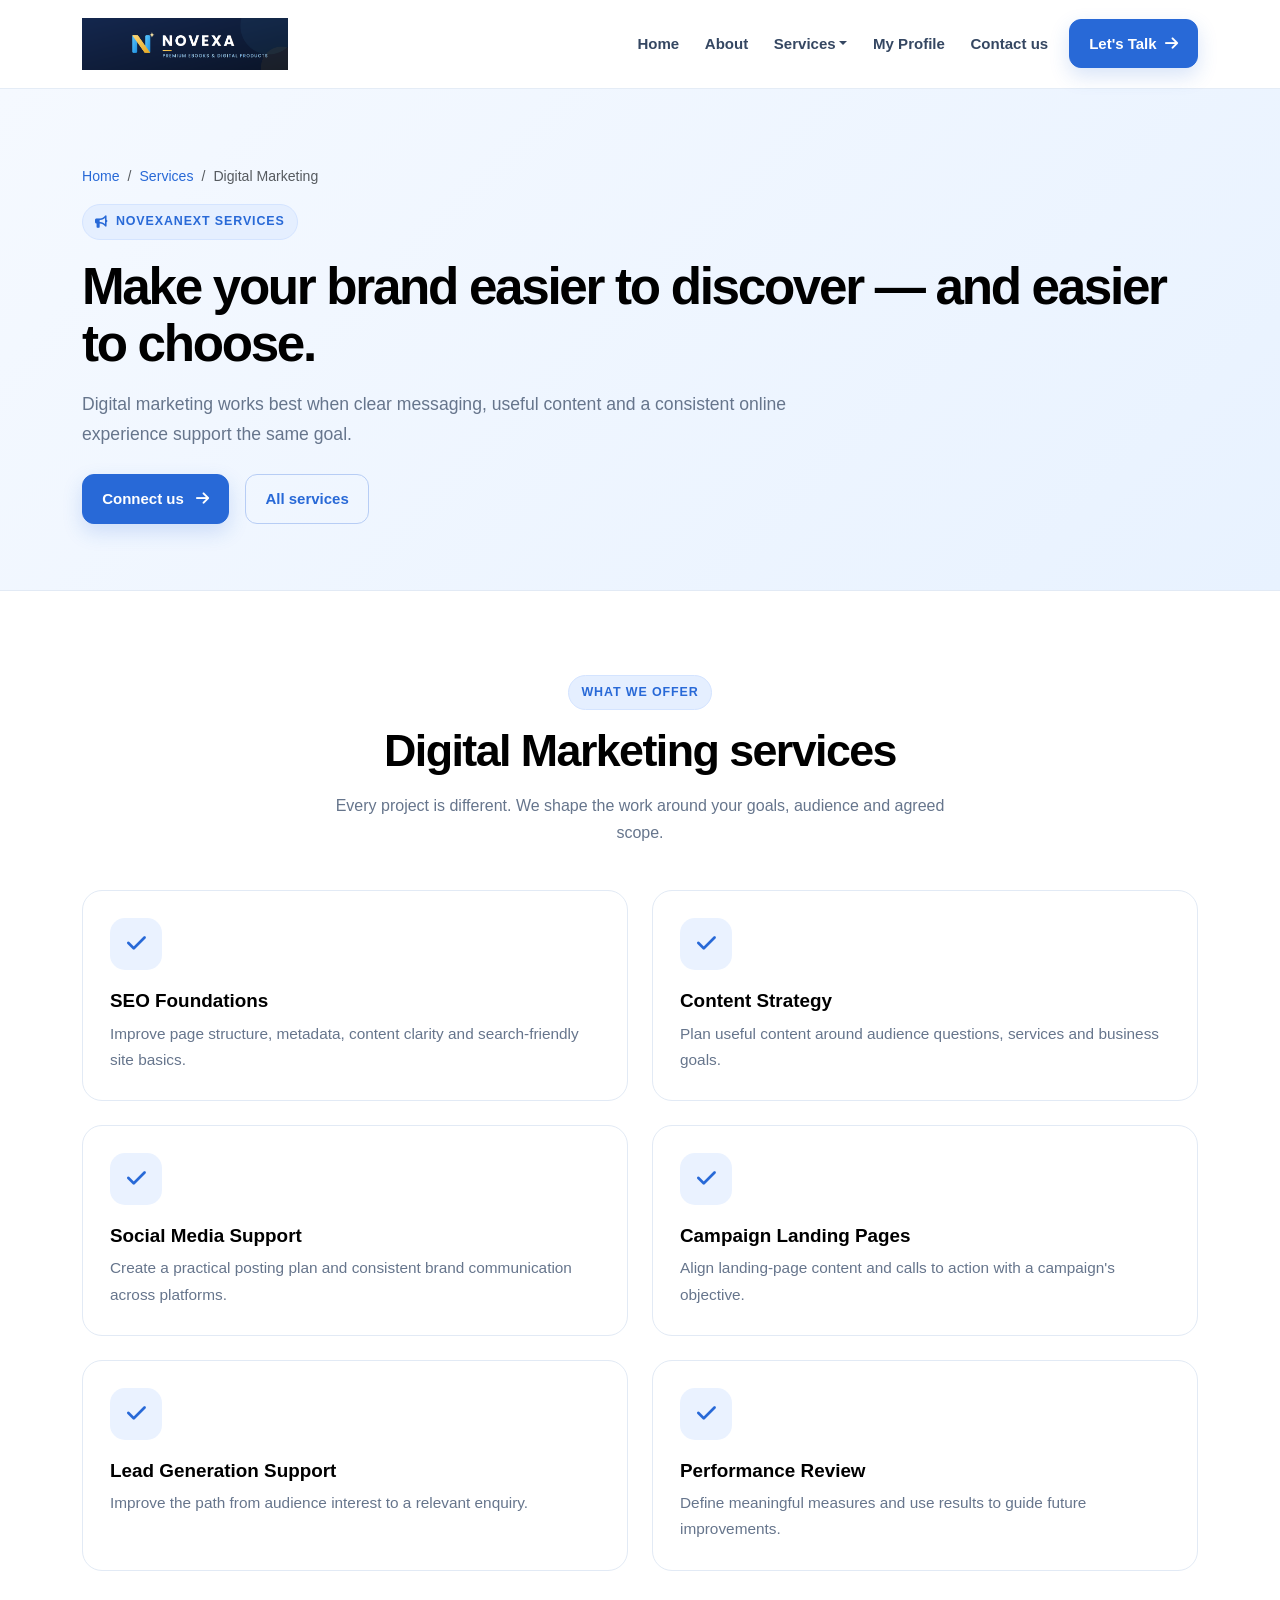
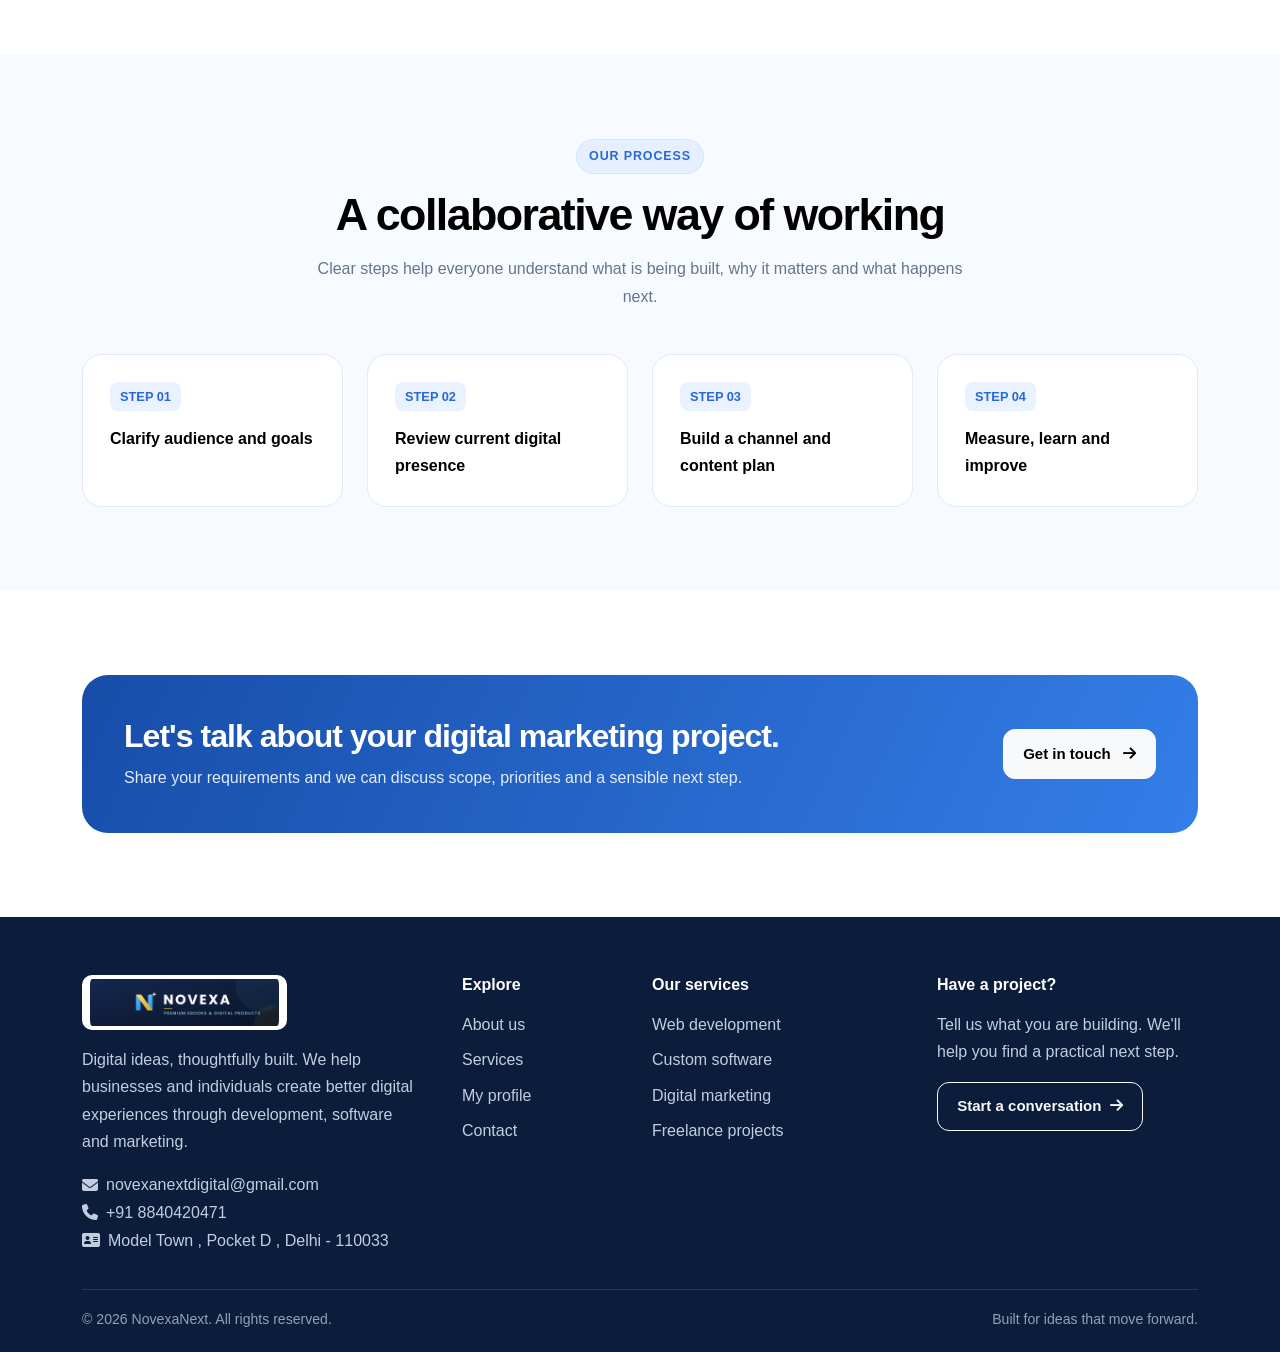
<file: digital-marketing.html>
<!doctype html>
<html lang="en">
<head>
  <meta charset="utf-8">
  <meta name="viewport" content="width=device-width, initial-scale=1">
  <meta name="theme-color" content="#2869d7">
  <!-- SEO: Unique title and description target this page's search intent; keywords are editorial notes, not a Google ranking signal. -->
  <meta name="description" content="Explore practical digital marketing support from NovexaNext to improve online visibility, reach relevant audiences and support business growth.">
  <meta name="keywords" content="digital marketing services, online marketing support, digital brand visibility, digital marketing consultant">
  <meta name="robots" content="index, follow, max-image-preview:large, max-snippet:-1, max-video-preview:-1">
  <!-- SEO: Canonical consolidates duplicate URL signals. Replace YOUR-VERCEL-DOMAIN with the real production host before deployment. -->
  <link rel="canonical" href="https://krishna-kumar-portfolio-pied.vercel.app/digital-marketing.html">
  <!-- SEO: Open Graph metadata improves link previews on social platforms. -->
  <meta property="og:type" content="website">
  <meta property="og:site_name" content="NovexaNext">
  <meta property="og:title" content="Digital Marketing Services | NovexaNext">
  <meta property="og:description" content="Explore practical digital marketing support from NovexaNext to improve online visibility, reach relevant audiences and support business growth.">
  <meta property="og:url" content="https://krishna-kumar-portfolio-pied.vercel.app/digital-marketing.html">
  <meta property="og:image" content="https://krishna-kumar-portfolio-pied.vercel.app/assets/logo.png">
  <meta property="og:image:alt" content="NovexaNext digital services">
  <!-- SEO: Twitter/X preview metadata. -->
  <meta name="twitter:card" content="summary_large_image">
  <meta name="twitter:title" content="Digital Marketing Services | NovexaNext">
  <meta name="twitter:description" content="Explore practical digital marketing support from NovexaNext to improve online visibility, reach relevant audiences and support business growth.">
  <meta name="twitter:image" content="https://krishna-kumar-portfolio-pied.vercel.app/assets/logo.png">
  <!-- SEO: Structured data describes the site and this page to search engines. -->
  <script type="application/ld+json">
  {
    "@context": "https://schema.org",
    "@type": "WebPage",
    "name": "Digital Marketing Services | NovexaNext",
    "description": "Explore practical digital marketing support from NovexaNext to improve online visibility, reach relevant audiences and support business growth.",
    "url": "https://krishna-kumar-portfolio-pied.vercel.app/digital-marketing.html",
    "isPartOf": {
      "@type": "WebSite",
      "name": "NovexaNext",
      "url": "https://krishna-kumar-portfolio-pied.vercel.app/"
    },
    "about": {
      "@type": "Organization",
      "name": "NovexaNext",
      "url": "https://krishna-kumar-portfolio-pied.vercel.app/"
    }
  }
  </script>

  <title>Digital Marketing Services | NovexaNext</title>
  <link rel="icon" href="assets/favicon.png" type="image/png">
  <link href="https://cdn.jsdelivr.net/npm/bootstrap@5.3.3/dist/css/bootstrap.min.css" rel="stylesheet">
  <link href="https://cdnjs.cloudflare.com/ajax/libs/font-awesome/6.5.2/css/all.min.css" rel="stylesheet">
  <link href="styles.css" rel="stylesheet">
  <!-- SEO: Existing Google Search Console verification token retained; do not remove unless replaced with a verified token. -->
  <meta name="google-site-verification" content="googled7d9117dc08e725b" />
</head>
<body>
<nav class="navbar navbar-expand-lg sticky-top">
  <div class="container">
    <a class="navbar-brand" href="index.html" aria-label="NovexaNext home"><img src="assets/logo.png" alt="NovexaNext logo"></a>
    <button class="navbar-toggler" type="button" data-bs-toggle="collapse" data-bs-target="#mainNav" aria-controls="mainNav" aria-expanded="false" aria-label="Toggle navigation"><span class="navbar-toggler-icon"></span></button>
    <div class="collapse navbar-collapse" id="mainNav">
      <ul class="navbar-nav ms-auto align-items-lg-center">
        <li class="nav-item"><a class="nav-link" href="index.html">Home</a></li>
        <li class="nav-item"><a class="nav-link" href="about.html">About</a></li>
        <li class="nav-item dropdown">
          <a class="nav-link dropdown-toggle" href="services.html" role="button" data-bs-toggle="dropdown" aria-expanded="false">Services</a>
          <ul class="dropdown-menu border-0 shadow-sm p-2">
            <li><a class="dropdown-item rounded-2 py-2" href="web-development.html">Web Development</a></li>
            <li><a class="dropdown-item rounded-2 py-2" href="software-development.html">Custom Software</a></li>
            <li><a class="dropdown-item rounded-2 py-2" href="digital-marketing.html">Digital Marketing</a></li>
            <li><a class="dropdown-item rounded-2 py-2" href="freelancing.html">Freelance Services</a></li>
          </ul>
        </li>
        <li class="nav-item"><a class="nav-link" href="profile.html">My Profile</a></li>
        <li class="nav-item"><a class="nav-link" href="contact.html">Contact us</a></li>
        <li class="nav-item ms-lg-2 mt-2 mt-lg-0"><a class="btn btn-primary btn-sm" href="tel:+918840420471">Let's Talk <i class="fa-solid fa-arrow-right ms-1"></i></a></li>
      </ul>
    </div>
  </div>
</nav>

<main>
<section class="page-hero"><div class="container"><nav aria-label="breadcrumb"><ol class="breadcrumb"><li class="breadcrumb-item"><a href="index.html">Home</a></li><li class="breadcrumb-item"><a href="services.html">Services</a></li><li class="breadcrumb-item active" aria-current="page">Digital Marketing</li></ol></nav><span class="eyebrow"><i class="fa-solid fa-bullhorn"></i> NovexaNext services</span><h1>Make your brand easier to discover — and easier to choose.</h1><p>Digital marketing works best when clear messaging, useful content and a consistent online experience support the same goal.</p><div class="d-flex flex-wrap gap-3 mt-4"><a class="btn btn-primary" href="mailto:novexanextdigital@gmail.com">Connect us <i class="fa-solid fa-arrow-right ms-2"></i></a><a class="btn btn-outline-primary" href="services.html">All services</a></div></div></section>
<section class="section"><div class="container"><div class="section-heading"><span class="eyebrow">What we offer</span><h2>Digital Marketing services</h2><p>Every project is different. We shape the work around your goals, audience and agreed scope.</p></div><div class="row g-4"><div class="col-md-6"><div class="feature-card"><div class="icon-box"><i class="fa-solid fa-check"></i></div><h3>SEO Foundations</h3><p class="mb-0">Improve page structure, metadata, content clarity and search-friendly site basics.</p></div></div><div class="col-md-6"><div class="feature-card"><div class="icon-box"><i class="fa-solid fa-check"></i></div><h3>Content Strategy</h3><p class="mb-0">Plan useful content around audience questions, services and business goals.</p></div></div><div class="col-md-6"><div class="feature-card"><div class="icon-box"><i class="fa-solid fa-check"></i></div><h3>Social Media Support</h3><p class="mb-0">Create a practical posting plan and consistent brand communication across platforms.</p></div></div><div class="col-md-6"><div class="feature-card"><div class="icon-box"><i class="fa-solid fa-check"></i></div><h3>Campaign Landing Pages</h3><p class="mb-0">Align landing-page content and calls to action with a campaign's objective.</p></div></div><div class="col-md-6"><div class="feature-card"><div class="icon-box"><i class="fa-solid fa-check"></i></div><h3>Lead Generation Support</h3><p class="mb-0">Improve the path from audience interest to a relevant enquiry.</p></div></div><div class="col-md-6"><div class="feature-card"><div class="icon-box"><i class="fa-solid fa-check"></i></div><h3>Performance Review</h3><p class="mb-0">Define meaningful measures and use results to guide future improvements.</p></div></div></div></div></section>
<section class="section section-soft"><div class="container"><div class="section-heading"><span class="eyebrow">Our process</span><h2>A collaborative way of working</h2><p>Clear steps help everyone understand what is being built, why it matters and what happens next.</p></div><div class="row g-4"><div class="col-md-6 col-lg-3"><div class="process-card"><span class="badge-soft">STEP 01</span><p class="fw-bold mt-3 mb-0" style="color:#000000">Clarify audience and goals</p></div></div><div class="col-md-6 col-lg-3"><div class="process-card"><span class="badge-soft">STEP 02</span><p class="fw-bold mt-3 mb-0" style="color:#000000">Review current digital presence</p></div></div><div class="col-md-6 col-lg-3"><div class="process-card"><span class="badge-soft">STEP 03</span><p class="fw-bold mt-3 mb-0" style="color:#000000">Build a channel and content plan</p></div></div><div class="col-md-6 col-lg-3"><div class="process-card"><span class="badge-soft">STEP 04</span><p class="fw-bold mt-3 mb-0" style="color:#000000">Measure, learn and improve</p></div></div></div></div></section>
<section class="section"><div class="container"><div class="cta-band"><div class="row align-items-center g-4"><div class="col-lg-8"><h2 class="h2">Let's talk about your digital marketing project.</h2><p class="mb-0">Share your requirements and we can discuss scope, priorities and a sensible next step.</p></div><div class="col-lg-4 text-lg-end"><a class="btn btn-light btn-lg" href="mailto:novexanextdigital@gmail.com">Get in touch <i class="fa-solid fa-arrow-right ms-2"></i></a></div></div></div></div></section>
</main><footer>
  <div class="container">
    <div class="row g-4">
      <div class="col-lg-4 col-md-6">
        <a href="index.html"><img class="footer-logo" src="assets/logo.png" alt="NovexaNext"></a>
        <p class="mt-3 pe-lg-4">Digital ideas, thoughtfully built. We help businesses and individuals create better digital experiences through development, software and marketing.</p>
        <!-- <div class="social-links mt-3">
          <a href="https://www.linkedin.com/" target="_blank" rel="noopener" aria-label="LinkedIn"><i class="fa-brands fa-linkedin-in"></i></a>
          <a href="https://www.instagram.com/" target="_blank" rel="noopener" aria-label="Instagram"><i class="fa-brands fa-instagram"></i></a>
          <a href="https://www.facebook.com/" target="_blank" rel="noopener" aria-label="Facebook"><i class="fa-brands fa-facebook-f"></i></a>
          <a href="https://github.com/" target="_blank" rel="noopener" aria-label="GitHub"><i class="fa-brands fa-github"></i></a>
        </div> -->
        <div>
            <a href="mailto:novexanextdigital@gmail.com"
              aria-label="Email NovexaNext"
              class="d-inline-flex align-items-center gap-2 text-decoration-none">
                <i class="fa fa-envelope"></i>
                <span>novexanextdigital@gmail.com</span>
            </a><br>
            <a href="tel:+918840420471"
              aria-label="Call NovexaNext"
              class="d-inline-flex align-items-center gap-2 text-decoration-none">
                <i class="fa fa-phone"></i>
                <span>+91 8840420471</span>
            </a>
            <a 
              aria-label="Call NovexaNext"
              class="d-inline-flex align-items-center gap-2 text-decoration-none">
                <i class="fa-solid fa-address-card"></i>
                <span>Model Town , Pocket D , Delhi - 110033</span>
            </a>
          </div>
      </div>
      <div class="col-6 col-lg-2 col-md-3">
        <h5>Explore</h5><ul class="list-unstyled d-grid gap-2">
          <li><a href="about.html">About us</a></li><li><a href="services.html">Services</a></li><li><a href="profile.html">My profile</a></li><li><a href="contact.html">Contact</a></li>
        </ul>
      </div>
      <div class="col-6 col-lg-3 col-md-3">
        <h5>Our services</h5><ul class="list-unstyled d-grid gap-2">
          <li><a href="web-development.html">Web development</a></li><li><a href="software-development.html">Custom software</a></li><li><a href="digital-marketing.html">Digital marketing</a></li><li><a href="freelancing.html">Freelance projects</a></li>
        </ul>
      </div>
      <div class="col-lg-3">
        <h5>Have a project?</h5><p>Tell us what you are building. We'll help you find a practical next step.</p>
        <a class="btn btn-outline-light btn-sm" href="contact.html">Start a conversation <i class="fa-solid fa-arrow-right ms-1"></i></a>
      </div>
    </div>
    <div class="footer-bottom d-flex flex-column flex-md-row justify-content-between gap-2"><span>© <span id="currentYear"></span> NovexaNext. All rights reserved.</span><span>Built for ideas that move forward.</span></div>
  </div>
</footer>
<script src="https://code.jquery.com/jquery-3.7.1.min.js"></script>
<script src="https://cdn.jsdelivr.net/npm/bootstrap@5.3.3/dist/js/bootstrap.bundle.min.js"></script>
<script src="script.js"></script>
</body></html>
</file>
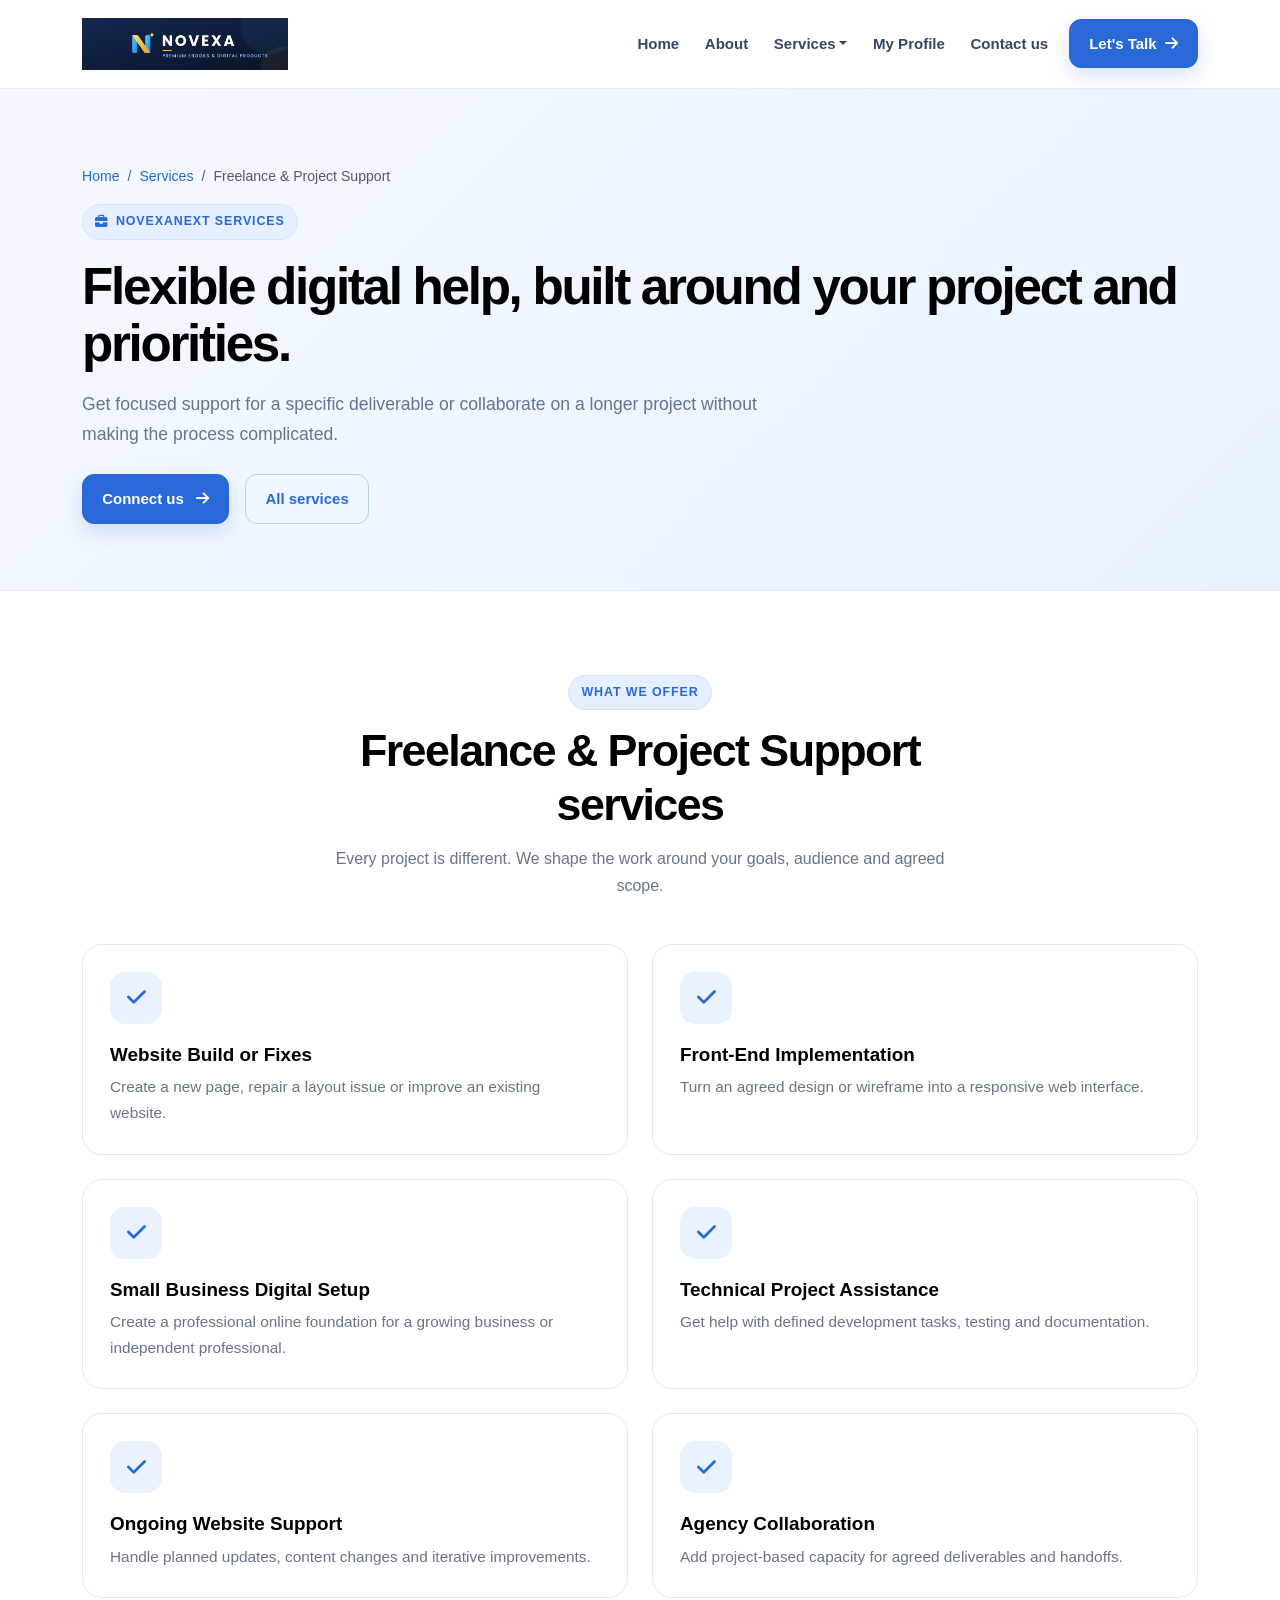
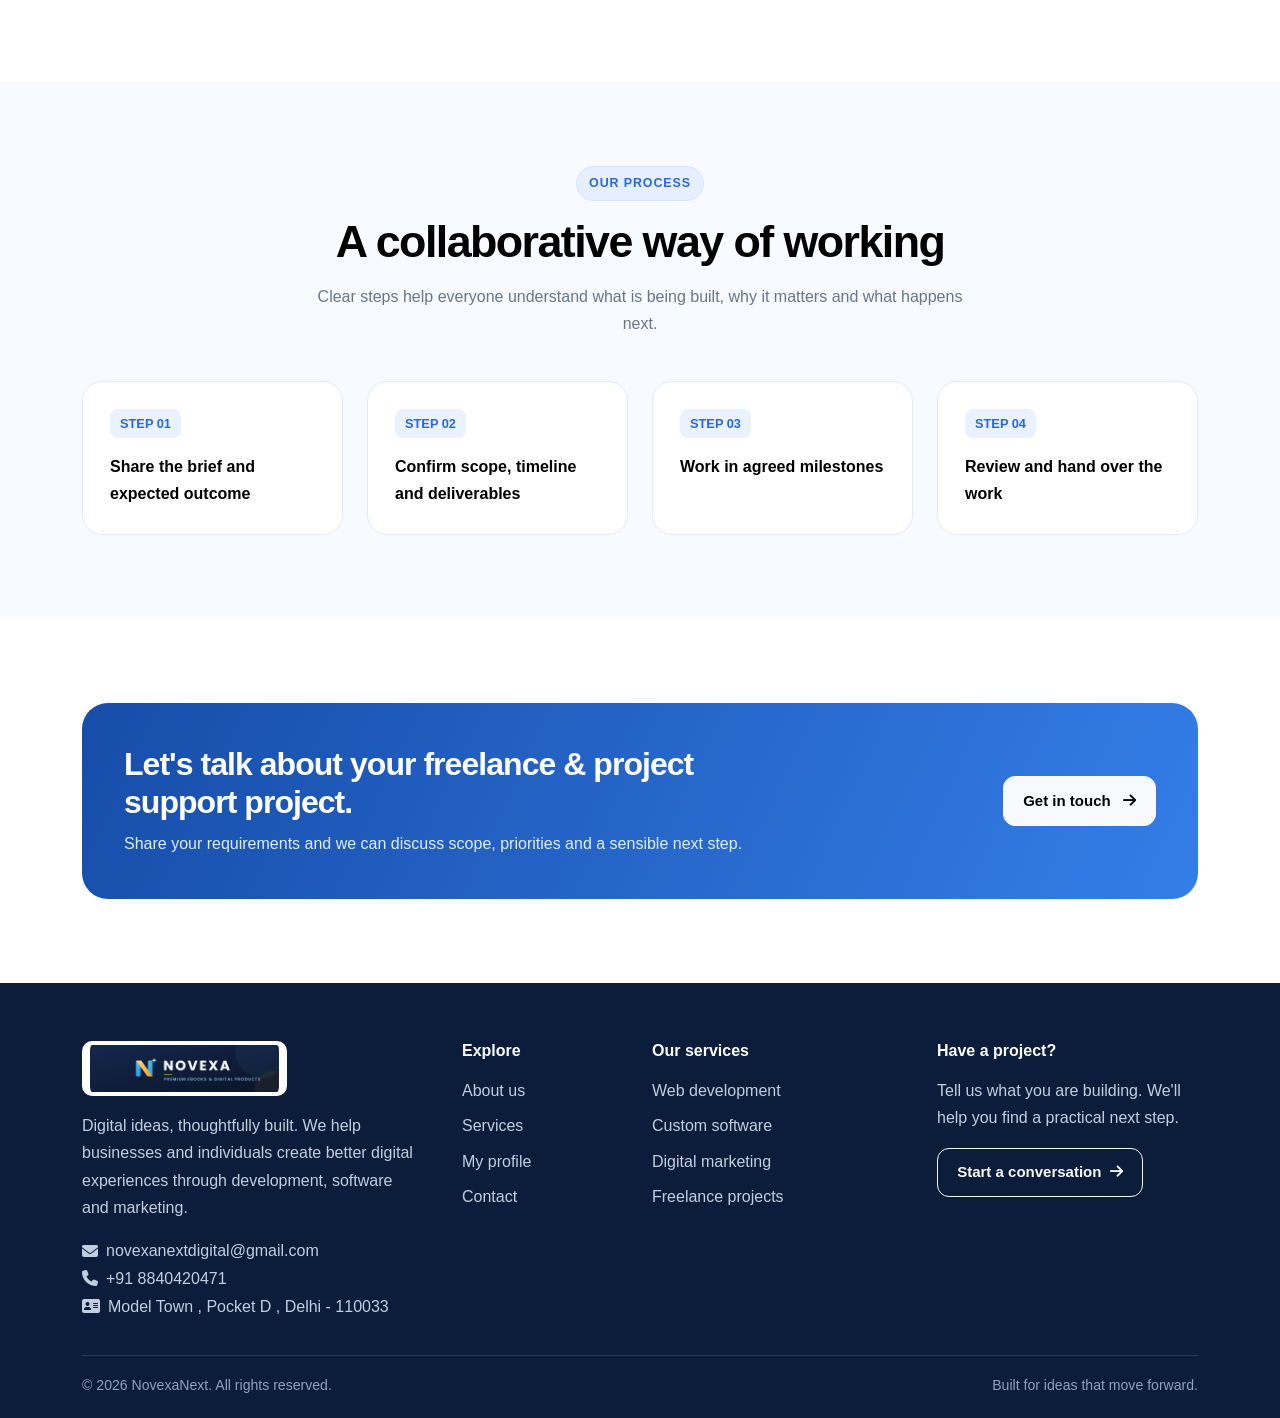
<file: freelancing.html>
<!doctype html>
<html lang="en">
<head>
  <meta charset="utf-8">
  <meta name="viewport" content="width=device-width, initial-scale=1">
  <meta name="theme-color" content="#2869d7">
  <!-- SEO: Unique title and description target this page's search intent; keywords are editorial notes, not a Google ranking signal. -->
  <meta name="description" content="Get flexible freelance digital support for defined projects, including web, software and marketing tasks shaped around your priorities.">
  <meta name="keywords" content="freelance digital services, freelance project support, freelance web development, digital project assistance">
  <meta name="robots" content="index, follow, max-image-preview:large, max-snippet:-1, max-video-preview:-1">
  <!-- SEO: Canonical consolidates duplicate URL signals. Replace YOUR-VERCEL-DOMAIN with the real production host before deployment. -->
  <link rel="canonical" href="https://krishna-kumar-portfolio-pied.vercel.app/freelancing.html">
  <!-- SEO: Open Graph metadata improves link previews on social platforms. -->
  <meta property="og:type" content="website">
  <meta property="og:site_name" content="NovexaNext">
  <meta property="og:title" content="Freelance Digital Services &amp; Project Support | NovexaNext">
  <meta property="og:description" content="Get flexible freelance digital support for defined projects, including web, software and marketing tasks shaped around your priorities.">
  <meta property="og:url" content="https://krishna-kumar-portfolio-pied.vercel.app/freelancing.html">
  <meta property="og:image" content="https://krishna-kumar-portfolio-pied.vercel.app/assets/logo.png">
  <meta property="og:image:alt" content="NovexaNext digital services">
  <!-- SEO: Twitter/X preview metadata. -->
  <meta name="twitter:card" content="summary_large_image">
  <meta name="twitter:title" content="Freelance Digital Services &amp; Project Support | NovexaNext">
  <meta name="twitter:description" content="Get flexible freelance digital support for defined projects, including web, software and marketing tasks shaped around your priorities.">
  <meta name="twitter:image" content="https://krishna-kumar-portfolio-pied.vercel.app/assets/logo.png">
  <!-- SEO: Structured data describes the site and this page to search engines. -->
  <script type="application/ld+json">
  {
    "@context": "https://schema.org",
    "@type": "WebPage",
    "name": "Freelance Digital Services & Project Support | NovexaNext",
    "description": "Get flexible freelance digital support for defined projects, including web, software and marketing tasks shaped around your priorities.",
    "url": "https://krishna-kumar-portfolio-pied.vercel.app/freelancing.html",
    "isPartOf": {
      "@type": "WebSite",
      "name": "NovexaNext",
      "url": "https://krishna-kumar-portfolio-pied.vercel.app/"
    },
    "about": {
      "@type": "Organization",
      "name": "NovexaNext",
      "url": "https://krishna-kumar-portfolio-pied.vercel.app/"
    }
  }
  </script>

  <title>Freelance Digital Services &amp; Project Support | NovexaNext</title>
  <link rel="icon" href="assets/favicon.png" type="image/png">
  <link href="https://cdn.jsdelivr.net/npm/bootstrap@5.3.3/dist/css/bootstrap.min.css" rel="stylesheet">
  <link href="https://cdnjs.cloudflare.com/ajax/libs/font-awesome/6.5.2/css/all.min.css" rel="stylesheet">
  <link href="styles.css" rel="stylesheet">
  <!-- SEO: Existing Google Search Console verification token retained; do not remove unless replaced with a verified token. -->
  <meta name="google-site-verification" content="googled7d9117dc08e725b" />
</head>
<body>
<nav class="navbar navbar-expand-lg sticky-top">
  <div class="container">
    <a class="navbar-brand" href="index.html" aria-label="NovexaNext home"><img src="assets/logo.png" alt="NovexaNext logo"></a>
    <button class="navbar-toggler" type="button" data-bs-toggle="collapse" data-bs-target="#mainNav" aria-controls="mainNav" aria-expanded="false" aria-label="Toggle navigation"><span class="navbar-toggler-icon"></span></button>
    <div class="collapse navbar-collapse" id="mainNav">
      <ul class="navbar-nav ms-auto align-items-lg-center">
        <li class="nav-item"><a class="nav-link" href="index.html">Home</a></li>
        <li class="nav-item"><a class="nav-link" href="about.html">About</a></li>
        <li class="nav-item dropdown">
          <a class="nav-link dropdown-toggle" href="services.html" role="button" data-bs-toggle="dropdown" aria-expanded="false">Services</a>
          <ul class="dropdown-menu border-0 shadow-sm p-2">
            <li><a class="dropdown-item rounded-2 py-2" href="web-development.html">Web Development</a></li>
            <li><a class="dropdown-item rounded-2 py-2" href="software-development.html">Custom Software</a></li>
            <li><a class="dropdown-item rounded-2 py-2" href="digital-marketing.html">Digital Marketing</a></li>
            <li><a class="dropdown-item rounded-2 py-2" href="freelancing.html">Freelance Services</a></li>
          </ul>
        </li>
        <li class="nav-item"><a class="nav-link" href="profile.html">My Profile</a></li>
        <li class="nav-item"><a class="nav-link" href="contact.html">Contact us</a></li>
        <li class="nav-item ms-lg-2 mt-2 mt-lg-0"><a class="btn btn-primary btn-sm" href="tel:+918840420471">Let's Talk <i class="fa-solid fa-arrow-right ms-1"></i></a></li>
      </ul>
    </div>
  </div>
</nav>

<main>
<section class="page-hero"><div class="container"><nav aria-label="breadcrumb"><ol class="breadcrumb"><li class="breadcrumb-item"><a href="index.html">Home</a></li><li class="breadcrumb-item"><a href="services.html">Services</a></li><li class="breadcrumb-item active" aria-current="page">Freelance & Project Support</li></ol></nav><span class="eyebrow"><i class="fa-solid fa-briefcase"></i> NovexaNext services</span><h1>Flexible digital help, built around your project and priorities.</h1><p>Get focused support for a specific deliverable or collaborate on a longer project without making the process complicated.</p><div class="d-flex flex-wrap gap-3 mt-4"><a class="btn btn-primary" href="mailto:novexanextdigital@gmail.com">Connect us <i class="fa-solid fa-arrow-right ms-2"></i></a><a class="btn btn-outline-primary" href="services.html">All services</a></div></div></section>
<section class="section"><div class="container"><div class="section-heading"><span class="eyebrow">What we offer</span><h2>Freelance & Project Support services</h2><p>Every project is different. We shape the work around your goals, audience and agreed scope.</p></div><div class="row g-4"><div class="col-md-6"><div class="feature-card"><div class="icon-box"><i class="fa-solid fa-check"></i></div><h3>Website Build or Fixes</h3><p class="mb-0">Create a new page, repair a layout issue or improve an existing website.</p></div></div><div class="col-md-6"><div class="feature-card"><div class="icon-box"><i class="fa-solid fa-check"></i></div><h3>Front-End Implementation</h3><p class="mb-0">Turn an agreed design or wireframe into a responsive web interface.</p></div></div><div class="col-md-6"><div class="feature-card"><div class="icon-box"><i class="fa-solid fa-check"></i></div><h3>Small Business Digital Setup</h3><p class="mb-0">Create a professional online foundation for a growing business or independent professional.</p></div></div><div class="col-md-6"><div class="feature-card"><div class="icon-box"><i class="fa-solid fa-check"></i></div><h3>Technical Project Assistance</h3><p class="mb-0">Get help with defined development tasks, testing and documentation.</p></div></div><div class="col-md-6"><div class="feature-card"><div class="icon-box"><i class="fa-solid fa-check"></i></div><h3>Ongoing Website Support</h3><p class="mb-0">Handle planned updates, content changes and iterative improvements.</p></div></div><div class="col-md-6"><div class="feature-card"><div class="icon-box"><i class="fa-solid fa-check"></i></div><h3>Agency Collaboration</h3><p class="mb-0">Add project-based capacity for agreed deliverables and handoffs.</p></div></div></div></div></section>
<section class="section section-soft"><div class="container"><div class="section-heading"><span class="eyebrow">Our process</span><h2>A collaborative way of working</h2><p>Clear steps help everyone understand what is being built, why it matters and what happens next.</p></div><div class="row g-4"><div class="col-md-6 col-lg-3"><div class="process-card"><span class="badge-soft">STEP 01</span><p class="fw-bold mt-3 mb-0" style="color:#000000">Share the brief and expected outcome</p></div></div><div class="col-md-6 col-lg-3"><div class="process-card"><span class="badge-soft">STEP 02</span><p class="fw-bold mt-3 mb-0" style="color:#000000">Confirm scope, timeline and deliverables</p></div></div><div class="col-md-6 col-lg-3"><div class="process-card"><span class="badge-soft">STEP 03</span><p class="fw-bold mt-3 mb-0" style="color:#000000">Work in agreed milestones</p></div></div><div class="col-md-6 col-lg-3"><div class="process-card"><span class="badge-soft">STEP 04</span><p class="fw-bold mt-3 mb-0" style="color:#000000">Review and hand over the work</p></div></div></div></div></section>
<section class="section"><div class="container"><div class="cta-band"><div class="row align-items-center g-4"><div class="col-lg-8"><h2 class="h2">Let's talk about your freelance & project support project.</h2><p class="mb-0">Share your requirements and we can discuss scope, priorities and a sensible next step.</p></div><div class="col-lg-4 text-lg-end"><a class="btn btn-light btn-lg" href="mailto:novexanextdigital@gmail.com">Get in touch <i class="fa-solid fa-arrow-right ms-2"></i></a></div></div></div></div></section>
</main><footer>
  <div class="container">
    <div class="row g-4">
      <div class="col-lg-4 col-md-6">
        <a href="index.html"><img class="footer-logo" src="assets/logo.png" alt="NovexaNext"></a>
        <p class="mt-3 pe-lg-4">Digital ideas, thoughtfully built. We help businesses and individuals create better digital experiences through development, software and marketing.</p>
        <!-- <div class="social-links mt-3">
          <a href="https://www.linkedin.com/" target="_blank" rel="noopener" aria-label="LinkedIn"><i class="fa-brands fa-linkedin-in"></i></a>
          <a href="https://www.instagram.com/" target="_blank" rel="noopener" aria-label="Instagram"><i class="fa-brands fa-instagram"></i></a>
          <a href="https://www.facebook.com/" target="_blank" rel="noopener" aria-label="Facebook"><i class="fa-brands fa-facebook-f"></i></a>
          <a href="https://github.com/" target="_blank" rel="noopener" aria-label="GitHub"><i class="fa-brands fa-github"></i></a>
        </div> -->
        <div>
            <a href="mailto:novexanextdigital@gmail.com"
              aria-label="Email NovexaNext"
              class="d-inline-flex align-items-center gap-2 text-decoration-none">
                <i class="fa fa-envelope"></i>
                <span>novexanextdigital@gmail.com</span>
            </a><br>
            <a href="tel:+918840420471"
              aria-label="Call NovexaNext"
              class="d-inline-flex align-items-center gap-2 text-decoration-none">
                <i class="fa fa-phone"></i>
                <span>+91 8840420471</span>
            </a>
            <a 
              aria-label="Call NovexaNext"
              class="d-inline-flex align-items-center gap-2 text-decoration-none">
                <i class="fa-solid fa-address-card"></i>
                <span>Model Town , Pocket D , Delhi - 110033</span>
            </a>
          </div>
      </div>
      <div class="col-6 col-lg-2 col-md-3">
        <h5>Explore</h5><ul class="list-unstyled d-grid gap-2">
          <li><a href="about.html">About us</a></li><li><a href="services.html">Services</a></li><li><a href="profile.html">My profile</a></li><li><a href="contact.html">Contact</a></li>
        </ul>
      </div>
      <div class="col-6 col-lg-3 col-md-3">
        <h5>Our services</h5><ul class="list-unstyled d-grid gap-2">
          <li><a href="web-development.html">Web development</a></li><li><a href="software-development.html">Custom software</a></li><li><a href="digital-marketing.html">Digital marketing</a></li><li><a href="freelancing.html">Freelance projects</a></li>
        </ul>
      </div>
      <div class="col-lg-3">
        <h5>Have a project?</h5><p>Tell us what you are building. We'll help you find a practical next step.</p>
        <a class="btn btn-outline-light btn-sm" href="contact.html">Start a conversation <i class="fa-solid fa-arrow-right ms-1"></i></a>
      </div>
    </div>
    <div class="footer-bottom d-flex flex-column flex-md-row justify-content-between gap-2"><span>© <span id="currentYear"></span> NovexaNext. All rights reserved.</span><span>Built for ideas that move forward.</span></div>
  </div>
</footer>
<script src="https://code.jquery.com/jquery-3.7.1.min.js"></script>
<script src="https://cdn.jsdelivr.net/npm/bootstrap@5.3.3/dist/js/bootstrap.bundle.min.js"></script>
<script src="script.js"></script>
</body></html>
</file>
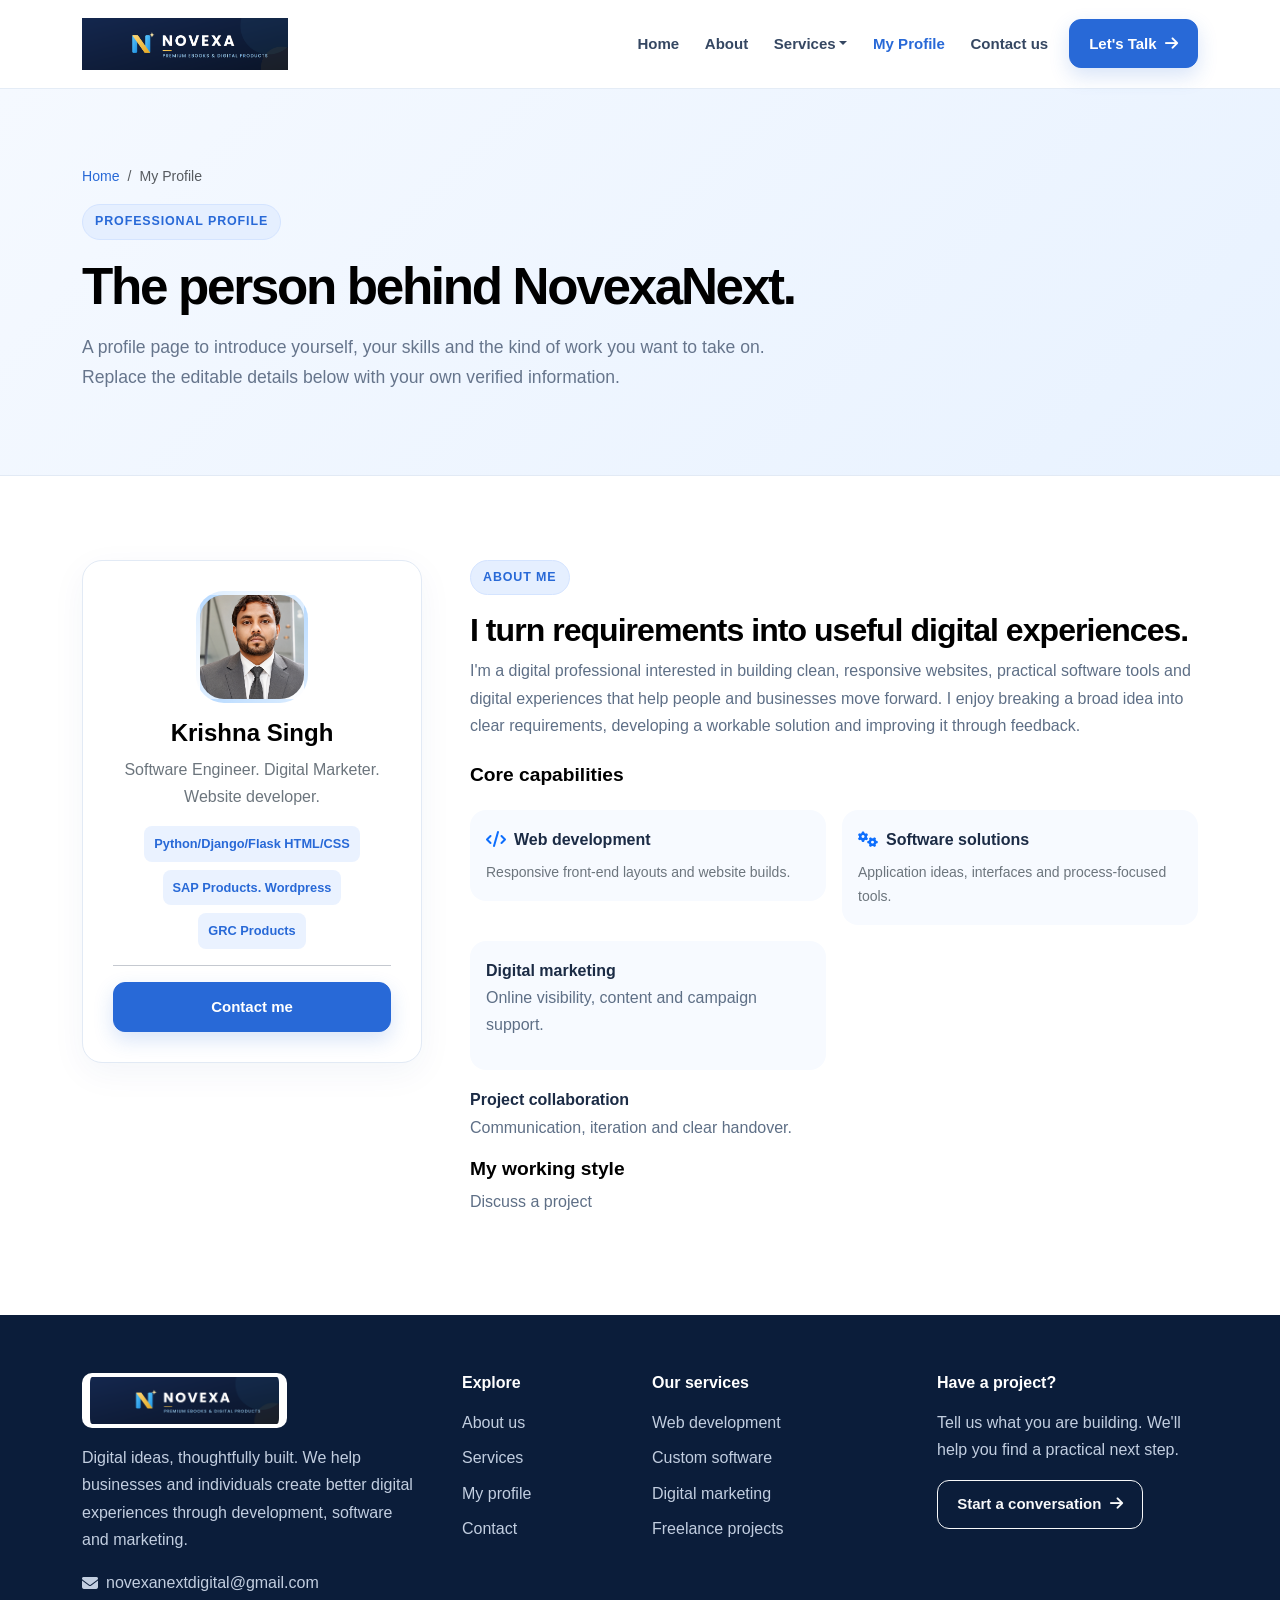
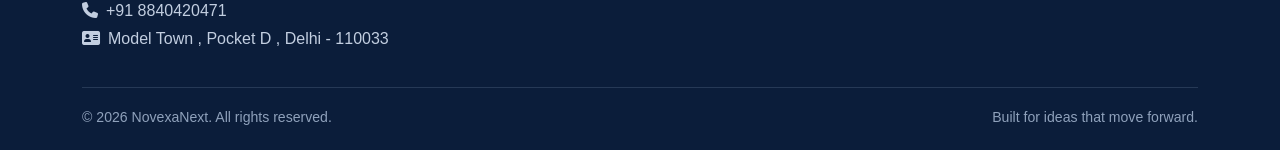
<file: profile.html>
<!doctype html>
<html lang="en">

<head>
  <meta charset="utf-8">
  <meta name="viewport" content="width=device-width, initial-scale=1">
  <meta name="theme-color" content="#2869d7">
  <!-- SEO: Unique title and description target this page's search intent; keywords are editorial notes, not a Google ranking signal. -->
  <meta name="description" content="Meet Krishna Singh, the person behind NovexaNext, focused on turning project requirements into useful digital experiences.">
  <meta name="keywords" content="Krishna Singh, NovexaNext founder, Software Engineer profile, web development profile">
  <meta name="robots" content="index, follow, max-image-preview:large, max-snippet:-1, max-video-preview:-1">
  <!-- SEO: Canonical consolidates duplicate URL signals. Replace YOUR-VERCEL-DOMAIN with the real production host before deployment. -->
  <link rel="canonical" href="https://krishna-kumar-portfolio-pied.vercel.app/profile.html">
  <!-- SEO: Open Graph metadata improves link previews on social platforms. -->
  <meta property="og:type" content="website">
  <meta property="og:site_name" content="NovexaNext">
  <meta property="og:title" content="Krishna Singh | Software Engineer at NovexaNext">
  <meta property="og:description" content="Meet Krishna Singh, the person behind NovexaNext, focused on turning project requirements into useful digital experiences.">
  <meta property="og:url" content="https://krishna-kumar-portfolio-pied.vercel.app/profile.html">
  <meta property="og:image" content="https://krishna-kumar-portfolio-pied.vercel.app/assets/logo.png">
  <meta property="og:image:alt" content="NovexaNext digital services">
  <!-- SEO: Twitter/X preview metadata. -->
  <meta name="twitter:card" content="summary_large_image">
  <meta name="twitter:title" content="Krishna Singh | Software Engineer at NovexaNext">
  <meta name="twitter:description" content="Meet Krishna Singh, the person behind NovexaNext, focused on turning project requirements into useful digital experiences.">
  <meta name="twitter:image" content="https://krishna-kumar-portfolio-pied.vercel.app/assets/logo.png">
  <!-- SEO: Structured data describes the site and this page to search engines. -->
  <script type="application/ld+json">
  {
    "@context": "https://schema.org",
    "@type": "WebPage",
    "name": "Krishna Singh | Software Engineer at NovexaNext",
    "description": "Meet Krishna Singh, the person behind NovexaNext, focused on turning project requirements into useful digital experiences.",
    "url": "https://krishna-kumar-portfolio-pied.vercel.app/profile.html",
    "isPartOf": {
      "@type": "WebSite",
      "name": "NovexaNext",
      "url": "https://krishna-kumar-portfolio-pied.vercel.app/"
    },
    "about": {
      "@type": "Organization",
      "name": "NovexaNext",
      "url": "https://krishna-kumar-portfolio-pied.vercel.app/"
    }
  }
  </script>

  <title>Krishna Singh | Software Engineer at NovexaNext</title>
  <link rel="icon" href="assets/favicon.png" type="image/png">
  <link href="https://cdn.jsdelivr.net/npm/bootstrap@5.3.3/dist/css/bootstrap.min.css" rel="stylesheet">
  <link href="https://cdnjs.cloudflare.com/ajax/libs/font-awesome/6.5.2/css/all.min.css" rel="stylesheet">
  <link href="styles.css" rel="stylesheet">
  <!-- SEO: Existing Google Search Console verification token retained; do not remove unless replaced with a verified token. -->
  <meta name="google-site-verification" content="googled7d9117dc08e725b" />
</head>

<body>
  <nav class="navbar navbar-expand-lg sticky-top">
    <div class="container">
      <a class="navbar-brand" href="index.html" aria-label="NovexaNext home"><img src="assets/logo.png"
          alt="NovexaNext logo"></a>
      <button class="navbar-toggler" type="button" data-bs-toggle="collapse" data-bs-target="#mainNav"
        aria-controls="mainNav" aria-expanded="false" aria-label="Toggle navigation"><span
          class="navbar-toggler-icon"></span></button>
      <div class="collapse navbar-collapse" id="mainNav">
        <ul class="navbar-nav ms-auto align-items-lg-center">
          <li class="nav-item"><a class="nav-link" href="index.html">Home</a></li>
          <li class="nav-item"><a class="nav-link" href="about.html">About</a></li>
          <li class="nav-item dropdown">
            <a class="nav-link dropdown-toggle" href="services.html" role="button" data-bs-toggle="dropdown"
              aria-expanded="false">Services</a>
            <ul class="dropdown-menu border-0 shadow-sm p-2">
              <li><a class="dropdown-item rounded-2 py-2" href="web-development.html">Web Development</a></li>
              <li><a class="dropdown-item rounded-2 py-2" href="software-development.html">Custom Software</a></li>
              <li><a class="dropdown-item rounded-2 py-2" href="digital-marketing.html">Digital Marketing</a></li>
              <li><a class="dropdown-item rounded-2 py-2" href="freelancing.html">Freelance Services</a></li>
            </ul>
          </li>
          <li class="nav-item"><a class="nav-link" href="profile.html">My Profile</a></li>
          <li class="nav-item"><a class="nav-link" href="contact.html">Contact us</a></li>
          <li class="nav-item ms-lg-2 mt-2 mt-lg-0"><a class="btn btn-primary btn-sm" href="tel:+918840420471">Let's
              Talk <i class="fa-solid fa-arrow-right ms-1"></i></a></li>
        </ul>
      </div>
    </div>
  </nav>

  <main>
    <section class="page-hero">
      <div class="container">
        <nav aria-label="breadcrumb">
          <ol class="breadcrumb">
            <li class="breadcrumb-item"><a href="index.html">Home</a></li>
            <li class="breadcrumb-item active">My Profile</li>
          </ol>
        </nav><span class="eyebrow">Professional profile</span>
        <h1>The person behind NovexaNext.</h1>
        <p>A profile page to introduce yourself, your skills and the kind of work you want to take on. Replace the
          editable details below with your own verified information.</p>
      </div>
    </section>
    <section class="section">
      <div class="container">
        <div class="row g-5 align-items-start">
          <div class="col-lg-4">
            <div class="contact-card text-center">
              <img class="profile-avatar mx-auto mb-3" src="assets/dp.jpg" alt="Krishna Singh"
                style="object-fit:cover;">
              <h2 class="h4 fw-bold" style="color:#000000">Krishna Singh</h2>
              <p class="text-secondary">Software Engineer. Digital Marketer. Website developer.</p>
              <div class="d-flex flex-wrap justify-content-center gap-2"><span class="badge-soft">Python/Django/Flask
                  HTML/CSS</span><span class="badge-soft">SAP Products. Wordpress </span><span class="badge-soft">GRC
                  Products</span></div>
              <hr><a class="btn btn-primary w-100" href="mailto:novexanextdigital@gmail.com">Contact me</a>
              <!-- <p class="small text-secondary mt-3 mb-0">Update the initials, name, skills and links before publishing.
              </p> -->
            </div>
          </div>
          <div class="col-lg-8 content-block"><span class="eyebrow">About me</span>
            <h2 class="mt-3">I turn requirements into useful digital experiences.</h2>
            <p>I'm a digital professional interested in building clean, responsive websites, practical software tools
              and digital experiences that help people and businesses move forward. I enjoy breaking a broad idea into
              clear requirements, developing a workable solution and improving it through feedback.</p>
            <h3 class="mt-4">Core capabilities</h3>
            <div class="row g-3 mt-1">
              <div class="col-sm-6">
                <div class="p-3 rounded-4" style="background:var(--surface)"><i
                    class="fa-solid fa-code text-primary me-2"></i><strong>Web development</strong>
                  <p class="small text-secondary mb-0 mt-2">Responsive front-end layouts and website builds.</p>
                </div>
              </div>
              <div class="col-sm-6">
                <div class="p-3 rounded-4" style="background:var(--surface)"><i
                    class="fa-solid fa-gears text-primary me-2"></i><strong>Software solutions</strong>
                  <p class="small text-secondary mb-0 mt-2">Application ideas, interfaces and process-focused tools.</p>
                </div>
              </div>
              <div class="col-sm-6">
                <div class="p-3 rounded-4" style="background:var(--surface)"><i class("fa-solid fa-bullhorn text-primary
                    me-2"></i><strong>Digital marketing</strong>
                  <p class("small text-secondary mb-0 mt-2">Online visibility, content and campaign support.</p>
                </div>
              </div>
              <div class("col-sm-6">
                <div class("p-3 rounded-4" style("background:var(--surface)"): <i class("fa-solid
                  fa-people-arrows-left-right text-primary me-2"></i>
                  <strong>Project collaboration</strong>
                  <p class("small text-secondary mb-0 mt-2")>Communication, iteration and clear handover.</p>
                </div>
              </div>
            </div>
            <h3 class("mt-4")>My working style</h3>
            <p I believe in understanding the goal, keeping scope realistic, sharing progress regularly and delivering
              work that is easy to use and maintain. I welcome projects where thoughtful execution and reliable
              communication matter.</p>
              <a class("btn btn-outline-primary mt-2") href("contact.html")>Discuss a project <i class("fa-solid
                  fa-arrow-right ms-2"></i></a>
          </div>
        </div>
      </div>
    </section>
  </main>
  <footer>
    <div class="container">
      <div class="row g-4">
        <div class="col-lg-4 col-md-6">
          <a href="index.html"><img class="footer-logo" src="assets/logo.png" alt="NovexaNext"></a>
          <p class="mt-3 pe-lg-4">Digital ideas, thoughtfully built. We help businesses and individuals create better
            digital experiences through development, software and marketing.</p>
          <!-- <div class="social-links mt-3">
          <a href="https://www.linkedin.com/" target="_blank" rel="noopener" aria-label="LinkedIn"><i class="fa-brands fa-linkedin-in"></i></a>
          <a href="https://www.instagram.com/" target="_blank" rel="noopener" aria-label="Instagram"><i class="fa-brands fa-instagram"></i></a>
          <a href="https://www.facebook.com/" target="_blank" rel="noopener" aria-label="Facebook"><i class="fa-brands fa-facebook-f"></i></a>
          <a href="https://github.com/" target="_blank" rel="noopener" aria-label="GitHub"><i class="fa-brands fa-github"></i></a>
        </div> -->
          <div>
            <a href="mailto:novexanextdigital@gmail.com" aria-label="Email NovexaNext"
              class="d-inline-flex align-items-center gap-2 text-decoration-none">
              <i class="fa fa-envelope"></i>
              <span>novexanextdigital@gmail.com</span>
            </a><br>
            <a href="tel:+918840420471" aria-label="Call NovexaNext"
              class="d-inline-flex align-items-center gap-2 text-decoration-none">
              <i class="fa fa-phone"></i>
              <span>+91 8840420471</span>
            </a>
            <a aria-label="Call NovexaNext" class="d-inline-flex align-items-center gap-2 text-decoration-none">
              <i class="fa-solid fa-address-card"></i>
              <span>Model Town , Pocket D , Delhi - 110033</span>
            </a>
          </div>
        </div>
        <div class="col-6 col-lg-2 col-md-3">
          <h5>Explore</h5>
          <ul class="list-unstyled d-grid gap-2">
            <li><a href="about.html">About us</a></li>
            <li><a href="services.html">Services</a></li>
            <li><a href="profile.html">My profile</a></li>
            <li><a href="contact.html">Contact</a></li>
          </ul>
        </div>
        <div class="col-6 col-lg-3 col-md-3">
          <h5>Our services</h5>
          <ul class="list-unstyled d-grid gap-2">
            <li><a href="web-development.html">Web development</a></li>
            <li><a href="software-development.html">Custom software</a></li>
            <li><a href="digital-marketing.html">Digital marketing</a></li>
            <li><a href="freelancing.html">Freelance projects</a></li>
          </ul>
        </div>
        <div class="col-lg-3">
          <h5>Have a project?</h5>
          <p>Tell us what you are building. We'll help you find a practical next step.</p>
          <a class="btn btn-outline-light btn-sm" href="contact.html">Start a conversation <i
              class="fa-solid fa-arrow-right ms-1"></i></a>
        </div>
      </div>
      <div class="footer-bottom d-flex flex-column flex-md-row justify-content-between gap-2"><span>© <span
            id="currentYear"></span> NovexaNext. All rights reserved.</span><span>Built for ideas that move
          forward.</span></div>
    </div>
  </footer>
  <script src="https://code.jquery.com/jquery-3.7.1.min.js"></script>
  <script src="https://cdn.jsdelivr.net/npm/bootstrap@5.3.3/dist/js/bootstrap.bundle.min.js"></script>
  <script src="script.js"></script>
</body>

</html>
</file>
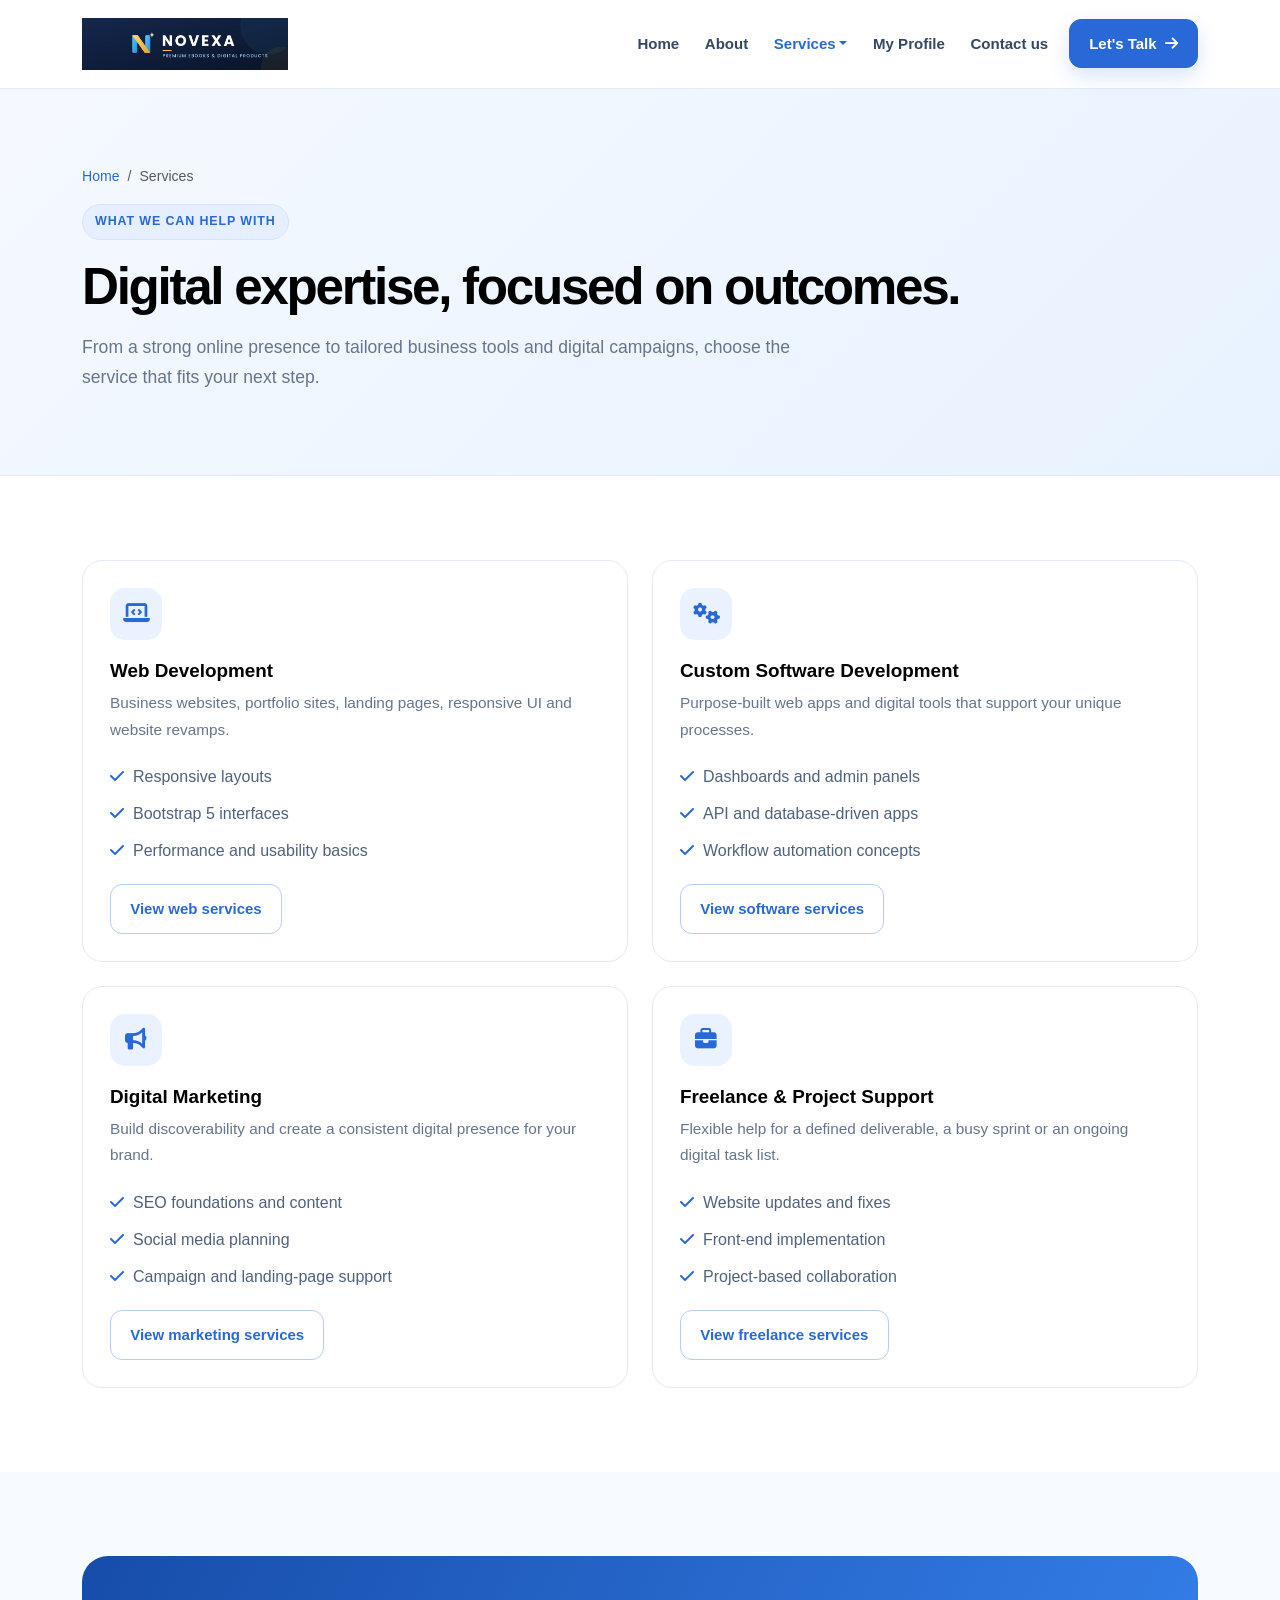
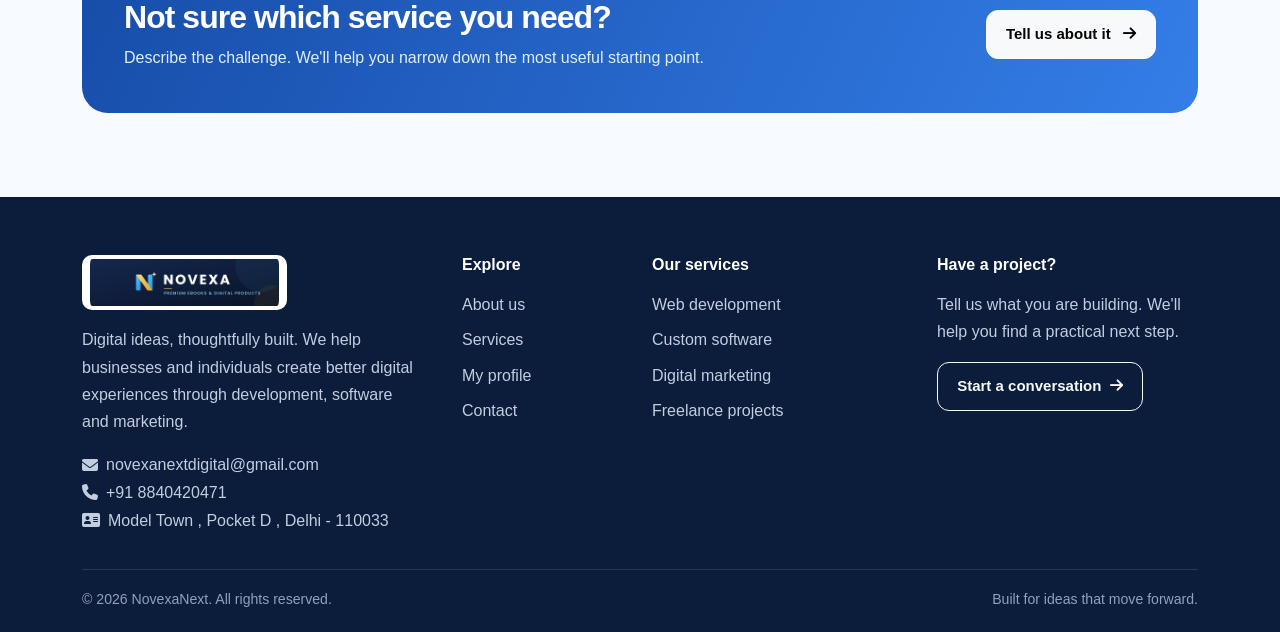
<file: services.html>
<!doctype html>
<html lang="en">
<head>
  <meta charset="utf-8">
  <meta name="viewport" content="width=device-width, initial-scale=1">
  <meta name="theme-color" content="#2869d7">
  <!-- SEO: Unique title and description target this page's search intent; keywords are editorial notes, not a Google ranking signal. -->
  <meta name="description" content="Explore NovexaNext services: web development, custom software development, digital marketing and flexible freelance project support.">
  <meta name="keywords" content="digital services, web development services, custom software development services, digital marketing services, freelance support">
  <meta name="robots" content="index, follow, max-image-preview:large, max-snippet:-1, max-video-preview:-1">
  <!-- SEO: Canonical consolidates duplicate URL signals. Replace YOUR-VERCEL-DOMAIN with the real production host before deployment. -->
  <link rel="canonical" href="https://krishna-kumar-portfolio-pied.vercel.app/services.html">
  <!-- SEO: Open Graph metadata improves link previews on social platforms. -->
  <meta property="og:type" content="website">
  <meta property="og:site_name" content="NovexaNext">
  <meta property="og:title" content="Digital Services | Web, Software &amp; Marketing | NovexaNext">
  <meta property="og:description" content="Explore NovexaNext services: web development, custom software development, digital marketing and flexible freelance project support.">
  <meta property="og:url" content="https://krishna-kumar-portfolio-pied.vercel.app/services.html">
  <meta property="og:image" content="https://krishna-kumar-portfolio-pied.vercel.app/assets/logo.png">
  <meta property="og:image:alt" content="NovexaNext digital services">
  <!-- SEO: Twitter/X preview metadata. -->
  <meta name="twitter:card" content="summary_large_image">
  <meta name="twitter:title" content="Digital Services | Web, Software &amp; Marketing | NovexaNext">
  <meta name="twitter:description" content="Explore NovexaNext services: web development, custom software development, digital marketing and flexible freelance project support.">
  <meta name="twitter:image" content="https://krishna-kumar-portfolio-pied.vercel.app/assets/logo.png">
  <!-- SEO: Structured data describes the site and this page to search engines. -->
  <script type="application/ld+json">
  {
    "@context": "https://schema.org",
    "@type": "WebPage",
    "name": "Digital Services | Web, Software & Marketing | NovexaNext",
    "description": "Explore NovexaNext services: web development, custom software development, digital marketing and flexible freelance project support.",
    "url": "https://krishna-kumar-portfolio-pied.vercel.app/services.html",
    "isPartOf": {
      "@type": "WebSite",
      "name": "NovexaNext",
      "url": "https://krishna-kumar-portfolio-pied.vercel.app/"
    },
    "about": {
      "@type": "Organization",
      "name": "NovexaNext",
      "url": "https://krishna-kumar-portfolio-pied.vercel.app/"
    }
  }
  </script>

  <title>Digital Services | Web, Software &amp; Marketing | NovexaNext</title>
  <link rel="icon" href="assets/favicon.png" type="image/png">
  <link href="https://cdn.jsdelivr.net/npm/bootstrap@5.3.3/dist/css/bootstrap.min.css" rel="stylesheet">
  <link href="https://cdnjs.cloudflare.com/ajax/libs/font-awesome/6.5.2/css/all.min.css" rel="stylesheet">
  <link href="styles.css" rel="stylesheet">
  <!-- SEO: Existing Google Search Console verification token retained; do not remove unless replaced with a verified token. -->
  <meta name="google-site-verification" content="googled7d9117dc08e725b" />
</head>
<body>
<nav class="navbar navbar-expand-lg sticky-top">
  <div class="container">
    <a class="navbar-brand" href="index.html" aria-label="NovexaNext home"><img src="assets/logo.png" alt="NovexaNext logo"></a>
    <button class="navbar-toggler" type="button" data-bs-toggle="collapse" data-bs-target="#mainNav" aria-controls="mainNav" aria-expanded="false" aria-label="Toggle navigation"><span class="navbar-toggler-icon"></span></button>
    <div class="collapse navbar-collapse" id="mainNav">
      <ul class="navbar-nav ms-auto align-items-lg-center">
        <li class="nav-item"><a class="nav-link" href="index.html">Home</a></li>
        <li class="nav-item"><a class="nav-link" href="about.html">About</a></li>
        <li class="nav-item dropdown">
          <a class="nav-link dropdown-toggle" href="services.html" role="button" data-bs-toggle="dropdown" aria-expanded="false">Services</a>
          <ul class="dropdown-menu border-0 shadow-sm p-2">
            <li><a class="dropdown-item rounded-2 py-2" href="web-development.html">Web Development</a></li>
            <li><a class="dropdown-item rounded-2 py-2" href="software-development.html">Custom Software</a></li>
            <li><a class="dropdown-item rounded-2 py-2" href="digital-marketing.html">Digital Marketing</a></li>
            <li><a class="dropdown-item rounded-2 py-2" href="freelancing.html">Freelance Services</a></li>
          </ul>
        </li>
        <li class="nav-item"><a class="nav-link" href="profile.html">My Profile</a></li>
        <li class="nav-item"><a class="nav-link" href="contact.html">Contact us</a></li>
        <li class="nav-item ms-lg-2 mt-2 mt-lg-0"><a class="btn btn-primary btn-sm" href="tel:+918840420471">Let's Talk <i class="fa-solid fa-arrow-right ms-1"></i></a></li>
      </ul>
    </div>
  </div>
</nav>

<main>
<section class="page-hero"><div class="container"><nav aria-label="breadcrumb"><ol class="breadcrumb"><li class="breadcrumb-item"><a href="index.html">Home</a></li><li class="breadcrumb-item active" aria-current="page">Services</li></ol></nav><span class="eyebrow">What we can help with</span><h1>Digital expertise, focused on outcomes.</h1><p>From a strong online presence to tailored business tools and digital campaigns, choose the service that fits your next step.</p></div></section>
<section class="section"><div class="container"><div class="row g-4">
<div class="col-md-6"><div class="service-card"><div class="icon-box"><i class="fa-solid fa-laptop-code"></i></div><h3>Web Development</h3><p>Business websites, portfolio sites, landing pages, responsive UI and website revamps.</p><ul class="check-list"><li><i class="fa-solid fa-check"></i>Responsive layouts</li><li><i class="fa-solid fa-check"></i>Bootstrap 5 interfaces</li><li><i class="fa-solid fa-check"></i>Performance and usability basics</li></ul><a class="btn btn-outline-primary" href="web-development.html">View web services</a></div></div>
<div class="col-md-6"><div class="service-card"><div class="icon-box"><i class="fa-solid fa-gears"></i></div><h3>Custom Software Development</h3><p>Purpose-built web apps and digital tools that support your unique processes.</p><ul class="check-list"><li><i class="fa-solid fa-check"></i>Dashboards and admin panels</li><li><i class="fa-solid fa-check"></i>API and database-driven apps</li><li><i class="fa-solid fa-check"></i>Workflow automation concepts</li></ul><a class="btn btn-outline-primary" href="software-development.html">View software services</a></div></div>
<div class="col-md-6"><div class="service-card"><div class="icon-box"><i class="fa-solid fa-bullhorn"></i></div><h3>Digital Marketing</h3><p>Build discoverability and create a consistent digital presence for your brand.</p><ul class="check-list"><li><i class="fa-solid fa-check"></i>SEO foundations and content</li><li><i class="fa-solid fa-check"></i>Social media planning</li><li><i class="fa-solid fa-check"></i>Campaign and landing-page support</li></ul><a class="btn btn-outline-primary" href="digital-marketing.html">View marketing services</a></div></div>
<div class="col-md-6"><div class="service-card"><div class="icon-box"><i class="fa-solid fa-briefcase"></i></div><h3>Freelance & Project Support</h3><p>Flexible help for a defined deliverable, a busy sprint or an ongoing digital task list.</p><ul class="check-list"><li><i class="fa-solid fa-check"></i>Website updates and fixes</li><li><i class="fa-solid fa-check"></i>Front-end implementation</li><li><i class="fa-solid fa-check"></i>Project-based collaboration</li></ul><a class="btn btn-outline-primary" href="freelancing.html">View freelance services</a></div></div>
</div></div></section>
<section class="section section-soft"><div class="container"><div class="cta-band"><div class="row align-items-center g-3"><div class="col-lg-8"><h2 class="h2">Not sure which service you need?</h2><p class="mb-0">Describe the challenge. We'll help you narrow down the most useful starting point.</p></div><div class="col-lg-4 text-lg-end"><a class="btn btn-light" href="contact.html">Tell us about it <i class="fa-solid fa-arrow-right ms-2"></i></a></div></div></div></div></section>
</main>
<footer>
  <div class="container">
    <div class="row g-4">
      <div class="col-lg-4 col-md-6">
        <a href="index.html"><img class="footer-logo" src="assets/logo.png" alt="NovexaNext"></a>
        <p class="mt-3 pe-lg-4">Digital ideas, thoughtfully built. We help businesses and individuals create better digital experiences through development, software and marketing.</p>
        <!-- <div class="social-links mt-3">
          <a href="https://www.linkedin.com/" target="_blank" rel="noopener" aria-label="LinkedIn"><i class="fa-brands fa-linkedin-in"></i></a>
          <a href="https://www.instagram.com/" target="_blank" rel="noopener" aria-label="Instagram"><i class="fa-brands fa-instagram"></i></a>
          <a href="https://www.facebook.com/" target="_blank" rel="noopener" aria-label="Facebook"><i class="fa-brands fa-facebook-f"></i></a>
          <a href="https://github.com/" target="_blank" rel="noopener" aria-label="GitHub"><i class="fa-brands fa-github"></i></a>
        </div> -->
        <div>
            <a href="mailto:novexanextdigital@gmail.com"
              aria-label="Email NovexaNext"
              class="d-inline-flex align-items-center gap-2 text-decoration-none">
                <i class="fa fa-envelope"></i>
                <span>novexanextdigital@gmail.com</span>
            </a><br>
            <a href="tel:+918840420471"
              aria-label="Call NovexaNext"
              class="d-inline-flex align-items-center gap-2 text-decoration-none">
                <i class="fa fa-phone"></i>
                <span>+91 8840420471</span>
            </a>
            <a 
              aria-label="Call NovexaNext"
              class="d-inline-flex align-items-center gap-2 text-decoration-none">
                <i class="fa-solid fa-address-card"></i>
                <span>Model Town , Pocket D , Delhi - 110033</span>
            </a>
          </div>
      </div>
      <div class="col-6 col-lg-2 col-md-3">
        <h5>Explore</h5><ul class="list-unstyled d-grid gap-2">
          <li><a href="about.html">About us</a></li><li><a href="services.html">Services</a></li><li><a href="profile.html">My profile</a></li><li><a href="contact.html">Contact</a></li>
        </ul>
      </div>
      <div class="col-6 col-lg-3 col-md-3">
        <h5>Our services</h5><ul class="list-unstyled d-grid gap-2">
          <li><a href="web-development.html">Web development</a></li><li><a href="software-development.html">Custom software</a></li><li><a href="digital-marketing.html">Digital marketing</a></li><li><a href="freelancing.html">Freelance projects</a></li>
        </ul>
      </div>
      <div class="col-lg-3">
        <h5>Have a project?</h5><p>Tell us what you are building. We'll help you find a practical next step.</p>
        <a class="btn btn-outline-light btn-sm" href="contact.html">Start a conversation <i class="fa-solid fa-arrow-right ms-1"></i></a>
      </div>
    </div>
    <div class="footer-bottom d-flex flex-column flex-md-row justify-content-between gap-2"><span>© <span id="currentYear"></span> NovexaNext. All rights reserved.</span><span>Built for ideas that move forward.</span></div>
  </div>
</footer>
<script src="https://code.jquery.com/jquery-3.7.1.min.js"></script>
<script src="https://cdn.jsdelivr.net/npm/bootstrap@5.3.3/dist/js/bootstrap.bundle.min.js"></script>
<script src="script.js"></script>
</body></html>
</file>
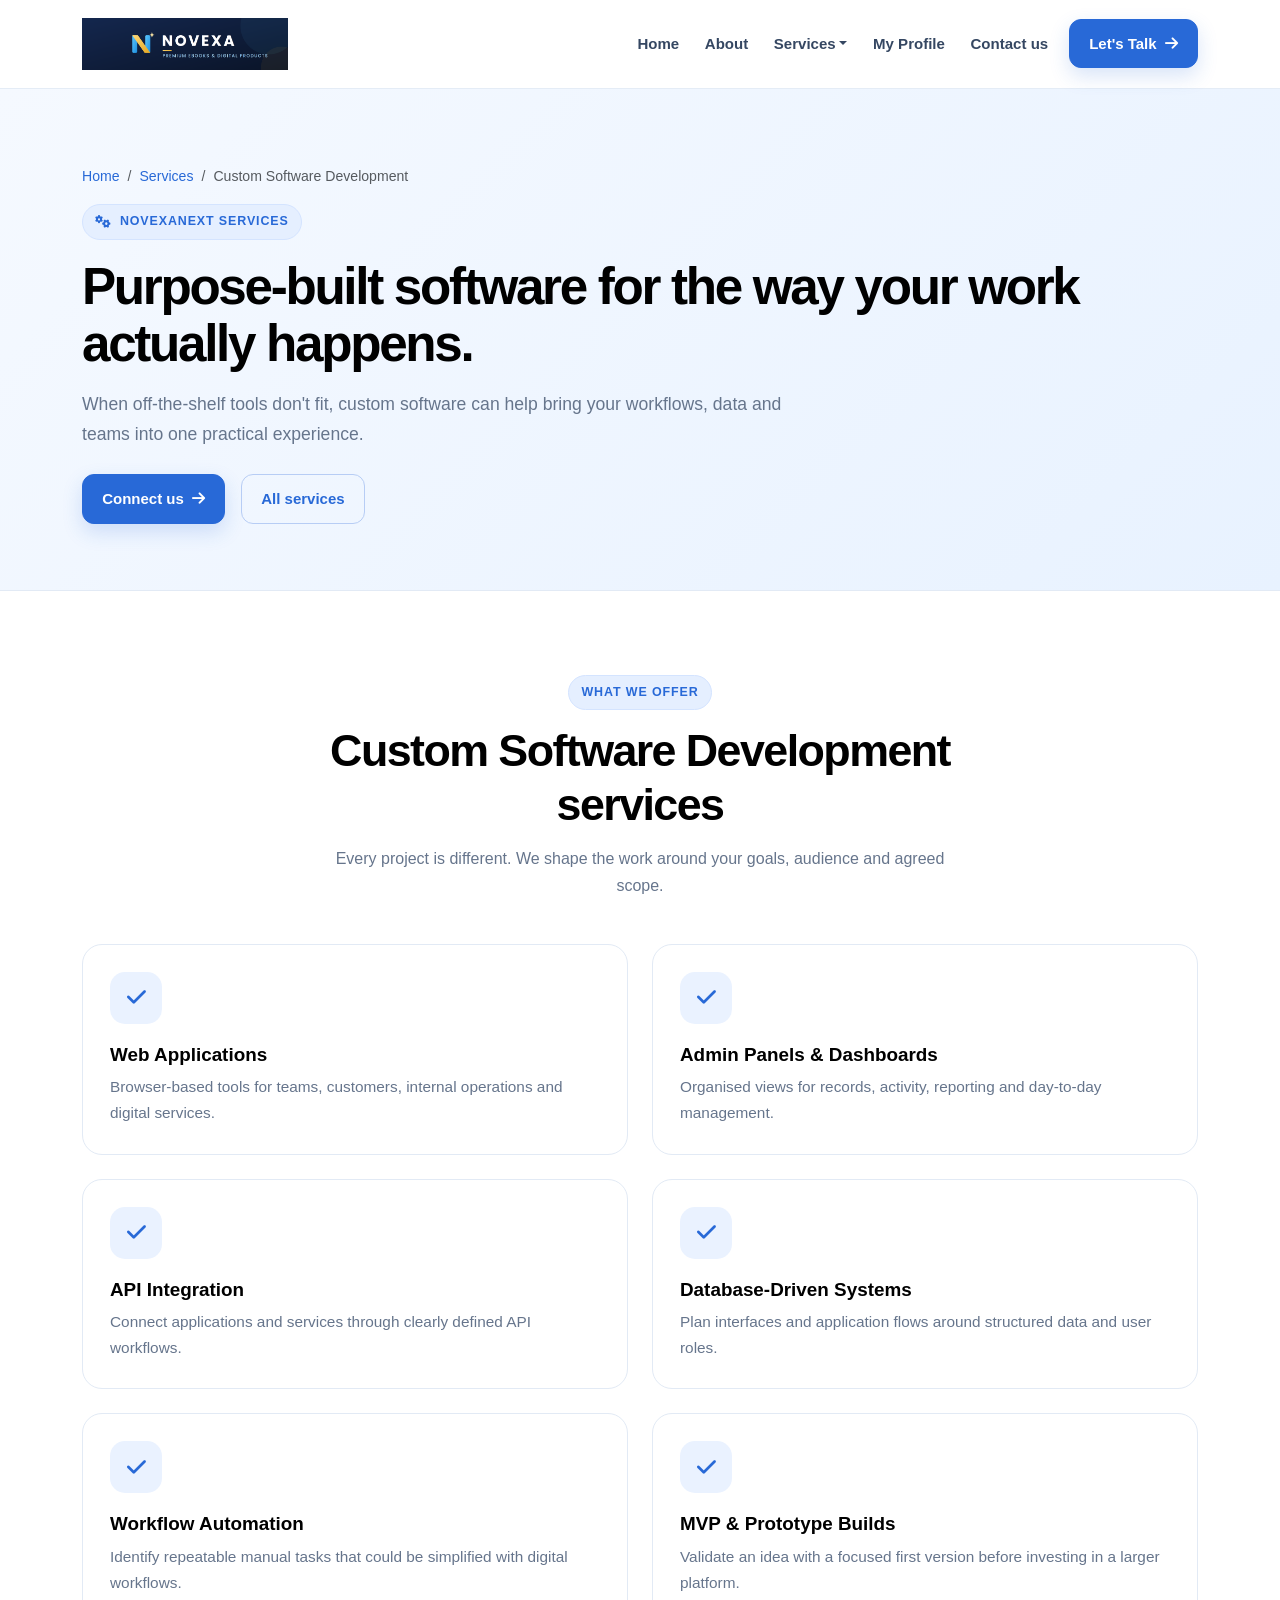
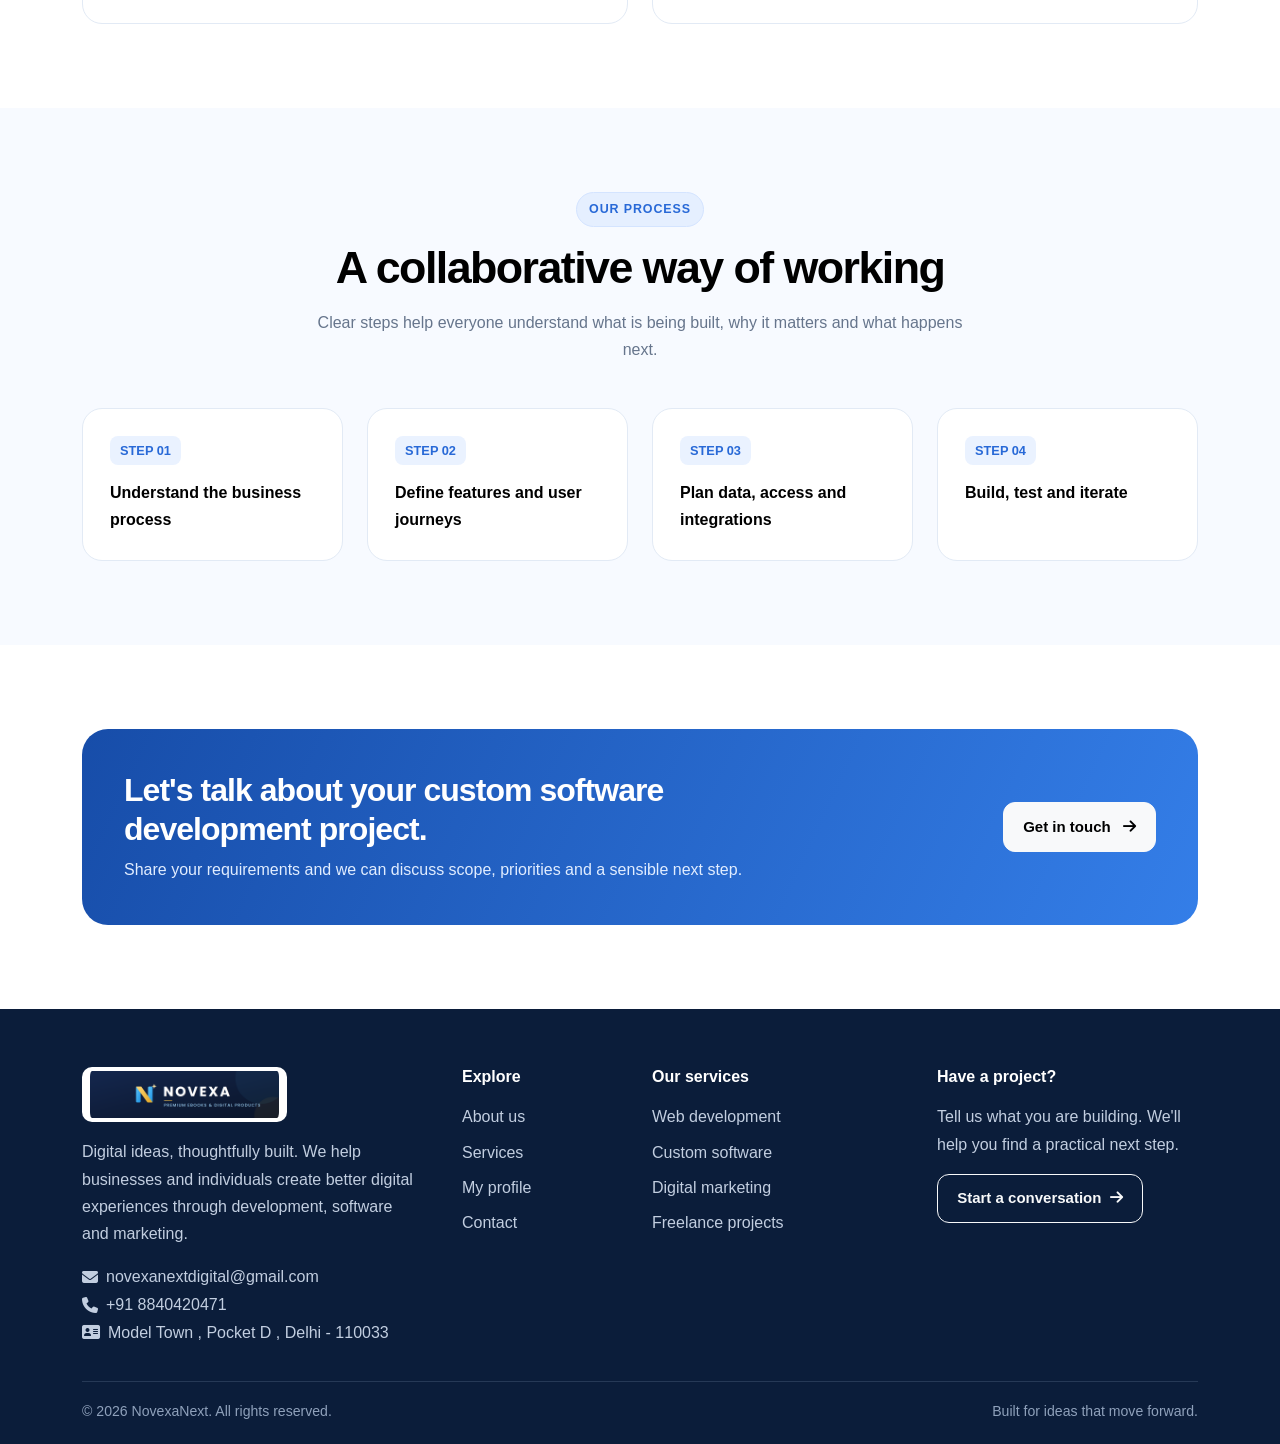
<file: software-development.html>
<!doctype html>
<html lang="en">
<head>
  <meta charset="utf-8">
  <meta name="viewport" content="width=device-width, initial-scale=1">
  <meta name="theme-color" content="#2869d7">
  <!-- SEO: Unique title and description target this page's search intent; keywords are editorial notes, not a Google ranking signal. -->
  <meta name="description" content="NovexaNext supports custom software development for specific workflows and project needs, with a practical focus on useful digital tools.">
  <meta name="keywords" content="custom software development, custom software development services, business software development, software solutions">
  <meta name="robots" content="index, follow, max-image-preview:large, max-snippet:-1, max-video-preview:-1">
  <!-- SEO: Canonical consolidates duplicate URL signals. Replace YOUR-VERCEL-DOMAIN with the real production host before deployment. -->
  <link rel="canonical" href="https://krishna-kumar-portfolio-pied.vercel.app/software-development.html">
  <!-- SEO: Open Graph metadata improves link previews on social platforms. -->
  <meta property="og:type" content="website">
  <meta property="og:site_name" content="NovexaNext">
  <meta property="og:title" content="Custom Software Development Services | NovexaNext">
  <meta property="og:description" content="NovexaNext supports custom software development for specific workflows and project needs, with a practical focus on useful digital tools.">
  <meta property="og:url" content="https://krishna-kumar-portfolio-pied.vercel.app/software-development.html">
  <meta property="og:image" content="https://krishna-kumar-portfolio-pied.vercel.app/assets/logo.png">
  <meta property="og:image:alt" content="NovexaNext digital services">
  <!-- SEO: Twitter/X preview metadata. -->
  <meta name="twitter:card" content="summary_large_image">
  <meta name="twitter:title" content="Custom Software Development Services | NovexaNext">
  <meta name="twitter:description" content="NovexaNext supports custom software development for specific workflows and project needs, with a practical focus on useful digital tools.">
  <meta name="twitter:image" content="https://krishna-kumar-portfolio-pied.vercel.app/assets/logo.png">
  <!-- SEO: Structured data describes the site and this page to search engines. -->
  <script type="application/ld+json">
  {
    "@context": "https://schema.org",
    "@type": "WebPage",
    "name": "Custom Software Development Services | NovexaNext",
    "description": "NovexaNext supports custom software development for specific workflows and project needs, with a practical focus on useful digital tools.",
    "url": "https://krishna-kumar-portfolio-pied.vercel.app/software-development.html",
    "isPartOf": {
      "@type": "WebSite",
      "name": "NovexaNext",
      "url": "https://krishna-kumar-portfolio-pied.vercel.app/"
    },
    "about": {
      "@type": "Organization",
      "name": "NovexaNext",
      "url": "https://krishna-kumar-portfolio-pied.vercel.app/"
    }
  }
  </script>

  <title>Custom Software Development Services | NovexaNext</title>
  <link rel="icon" href="assets/favicon.png" type="image/png">
  <link href="https://cdn.jsdelivr.net/npm/bootstrap@5.3.3/dist/css/bootstrap.min.css" rel="stylesheet">
  <link href="https://cdnjs.cloudflare.com/ajax/libs/font-awesome/6.5.2/css/all.min.css" rel="stylesheet">
  <link href="styles.css" rel="stylesheet">
  <!-- SEO: Existing Google Search Console verification token retained; do not remove unless replaced with a verified token. -->
  <meta name="google-site-verification" content="googled7d9117dc08e725b" />
</head>
<body>
<nav class="navbar navbar-expand-lg sticky-top">
  <div class="container">
    <a class="navbar-brand" href="index.html" aria-label="NovexaNext home"><img src="assets/logo.png" alt="NovexaNext logo"></a>
    <button class="navbar-toggler" type="button" data-bs-toggle="collapse" data-bs-target="#mainNav" aria-controls="mainNav" aria-expanded="false" aria-label="Toggle navigation"><span class="navbar-toggler-icon"></span></button>
    <div class="collapse navbar-collapse" id="mainNav">
      <ul class="navbar-nav ms-auto align-items-lg-center">
        <li class="nav-item"><a class="nav-link" href="index.html">Home</a></li>
        <li class="nav-item"><a class="nav-link" href="about.html">About</a></li>
        <li class="nav-item dropdown">
          <a class="nav-link dropdown-toggle" href="services.html" role="button" data-bs-toggle="dropdown" aria-expanded="false">Services</a>
          <ul class="dropdown-menu border-0 shadow-sm p-2">
            <li><a class="dropdown-item rounded-2 py-2" href="web-development.html">Web Development</a></li>
            <li><a class="dropdown-item rounded-2 py-2" href="software-development.html">Custom Software</a></li>
            <li><a class="dropdown-item rounded-2 py-2" href="digital-marketing.html">Digital Marketing</a></li>
            <li><a class="dropdown-item rounded-2 py-2" href="freelancing.html">Freelance Services</a></li>
          </ul>
        </li>
        <li class="nav-item"><a class="nav-link" href="profile.html">My Profile</a></li>
        <li class="nav-item"><a class="nav-link" href="contact.html">Contact us</a></li>
        <li class="nav-item ms-lg-2 mt-2 mt-lg-0"><a class="btn btn-primary btn-sm" href="tel:+918840420471">Let's Talk <i class="fa-solid fa-arrow-right ms-1"></i></a></li>
      </ul>
    </div>
  </div>
</nav>

<main>
<section class="page-hero"><div class="container"><nav aria-label="breadcrumb"><ol class="breadcrumb"><li class="breadcrumb-item"><a href="index.html">Home</a></li><li class="breadcrumb-item"><a href="services.html">Services</a></li><li class="breadcrumb-item active" aria-current="page">Custom Software Development</li></ol></nav><span class="eyebrow"><i class="fa-solid fa-gears"></i> NovexaNext services</span><h1>Purpose-built software for the way your work actually happens.</h1><p>When off-the-shelf tools don't fit, custom software can help bring your workflows, data and teams into one practical experience.</p><div class="d-flex flex-wrap gap-3 mt-4"><a class="btn btn-primary" href="mailto:novexanextdigital@gmail.com">Connect us<i class="fa-solid fa-arrow-right ms-2"></i></a><a class="btn btn-outline-primary" href="services.html">All services</a></div></div></section>
<section class="section"><div class="container"><div class="section-heading"><span class="eyebrow">What we offer</span><h2>Custom Software Development services</h2><p>Every project is different. We shape the work around your goals, audience and agreed scope.</p></div><div class="row g-4"><div class="col-md-6"><div class="feature-card"><div class="icon-box"><i class="fa-solid fa-check"></i></div><h3>Web Applications</h3><p class="mb-0">Browser-based tools for teams, customers, internal operations and digital services.</p></div></div><div class="col-md-6"><div class="feature-card"><div class="icon-box"><i class="fa-solid fa-check"></i></div><h3>Admin Panels & Dashboards</h3><p class="mb-0">Organised views for records, activity, reporting and day-to-day management.</p></div></div><div class="col-md-6"><div class="feature-card"><div class="icon-box"><i class="fa-solid fa-check"></i></div><h3>API Integration</h3><p class="mb-0">Connect applications and services through clearly defined API workflows.</p></div></div><div class="col-md-6"><div class="feature-card"><div class="icon-box"><i class="fa-solid fa-check"></i></div><h3>Database-Driven Systems</h3><p class="mb-0">Plan interfaces and application flows around structured data and user roles.</p></div></div><div class="col-md-6"><div class="feature-card"><div class="icon-box"><i class="fa-solid fa-check"></i></div><h3>Workflow Automation</h3><p class="mb-0">Identify repeatable manual tasks that could be simplified with digital workflows.</p></div></div><div class="col-md-6"><div class="feature-card"><div class="icon-box"><i class="fa-solid fa-check"></i></div><h3>MVP & Prototype Builds</h3><p class="mb-0">Validate an idea with a focused first version before investing in a larger platform.</p></div></div></div></div></section>
<section class="section section-soft"><div class="container"><div class="section-heading"><span class="eyebrow">Our process</span><h2>A collaborative way of working</h2><p>Clear steps help everyone understand what is being built, why it matters and what happens next.</p></div><div class="row g-4"><div class="col-md-6 col-lg-3"><div class="process-card"><span class="badge-soft">STEP 01</span><p class="fw-bold mt-3 mb-0" style="color:#000000">Understand the business process</p></div></div><div class="col-md-6 col-lg-3"><div class="process-card"><span class="badge-soft">STEP 02</span><p class="fw-bold mt-3 mb-0" style="color:#000000">Define features and user journeys</p></div></div><div class="col-md-6 col-lg-3"><div class="process-card"><span class="badge-soft">STEP 03</span><p class="fw-bold mt-3 mb-0" style="color:#000000">Plan data, access and integrations</p></div></div><div class="col-md-6 col-lg-3"><div class="process-card"><span class="badge-soft">STEP 04</span><p class="fw-bold mt-3 mb-0" style="color:#000000">Build, test and iterate</p></div></div></div></div></section>
<section class="section"><div class="container"><div class="cta-band"><div class="row align-items-center g-4"><div class="col-lg-8"><h2 class="h2">Let's talk about your custom software development project.</h2><p class="mb-0">Share your requirements and we can discuss scope, priorities and a sensible next step.</p></div><div class="col-lg-4 text-lg-end"><a class="btn btn-light btn-lg" href="mailto:novexanextdigital@gmail.com">Get in touch <i class="fa-solid fa-arrow-right ms-2"></i></a></div></div></div></div></section>
</main><footer>
  <div class="container">
    <div class="row g-4">
      <div class="col-lg-4 col-md-6">
        <a href="index.html"><img class="footer-logo" src="assets/logo.png" alt="NovexaNext"></a>
        <p class="mt-3 pe-lg-4">Digital ideas, thoughtfully built. We help businesses and individuals create better digital experiences through development, software and marketing.</p>
        <!-- <div class="social-links mt-3">
          <a href="https://www.linkedin.com/" target="_blank" rel="noopener" aria-label="LinkedIn"><i class="fa-brands fa-linkedin-in"></i></a>
          <a href="https://www.instagram.com/" target="_blank" rel="noopener" aria-label="Instagram"><i class="fa-brands fa-instagram"></i></a>
          <a href="https://www.facebook.com/" target="_blank" rel="noopener" aria-label="Facebook"><i class="fa-brands fa-facebook-f"></i></a>
          <a href="https://github.com/" target="_blank" rel="noopener" aria-label="GitHub"><i class="fa-brands fa-github"></i></a>
        </div> -->
        <div>
            <a href="mailto:novexanextdigital@gmail.com"
              aria-label="Email NovexaNext"
              class="d-inline-flex align-items-center gap-2 text-decoration-none">
                <i class="fa fa-envelope"></i>
                <span>novexanextdigital@gmail.com</span>
            </a><br>
            <a href="tel:+918840420471"
              aria-label="Call NovexaNext"
              class="d-inline-flex align-items-center gap-2 text-decoration-none">
                <i class="fa fa-phone"></i>
                <span>+91 8840420471</span>
            </a>
            <a 
              aria-label="Call NovexaNext"
              class="d-inline-flex align-items-center gap-2 text-decoration-none">
                <i class="fa-solid fa-address-card"></i>
                <span>Model Town , Pocket D , Delhi - 110033</span>
            </a>
          </div>
      </div>
      <div class="col-6 col-lg-2 col-md-3">
        <h5>Explore</h5><ul class="list-unstyled d-grid gap-2">
          <li><a href="about.html">About us</a></li><li><a href="services.html">Services</a></li><li><a href="profile.html">My profile</a></li><li><a href="contact.html">Contact</a></li>
        </ul>
      </div>
      <div class="col-6 col-lg-3 col-md-3">
        <h5>Our services</h5><ul class="list-unstyled d-grid gap-2">
          <li><a href="web-development.html">Web development</a></li><li><a href="software-development.html">Custom software</a></li><li><a href="digital-marketing.html">Digital marketing</a></li><li><a href="freelancing.html">Freelance projects</a></li>
        </ul>
      </div>
      <div class="col-lg-3">
        <h5>Have a project?</h5><p>Tell us what you are building. We'll help you find a practical next step.</p>
        <a class="btn btn-outline-light btn-sm" href="contact.html">Start a conversation <i class="fa-solid fa-arrow-right ms-1"></i></a>
      </div>
    </div>
    <div class="footer-bottom d-flex flex-column flex-md-row justify-content-between gap-2"><span>© <span id="currentYear"></span> NovexaNext. All rights reserved.</span><span>Built for ideas that move forward.</span></div>
  </div>
</footer>
<script src="https://code.jquery.com/jquery-3.7.1.min.js"></script>
<script src="https://cdn.jsdelivr.net/npm/bootstrap@5.3.3/dist/js/bootstrap.bundle.min.js"></script>
<script src="script.js"></script>
</body></html>
</file>
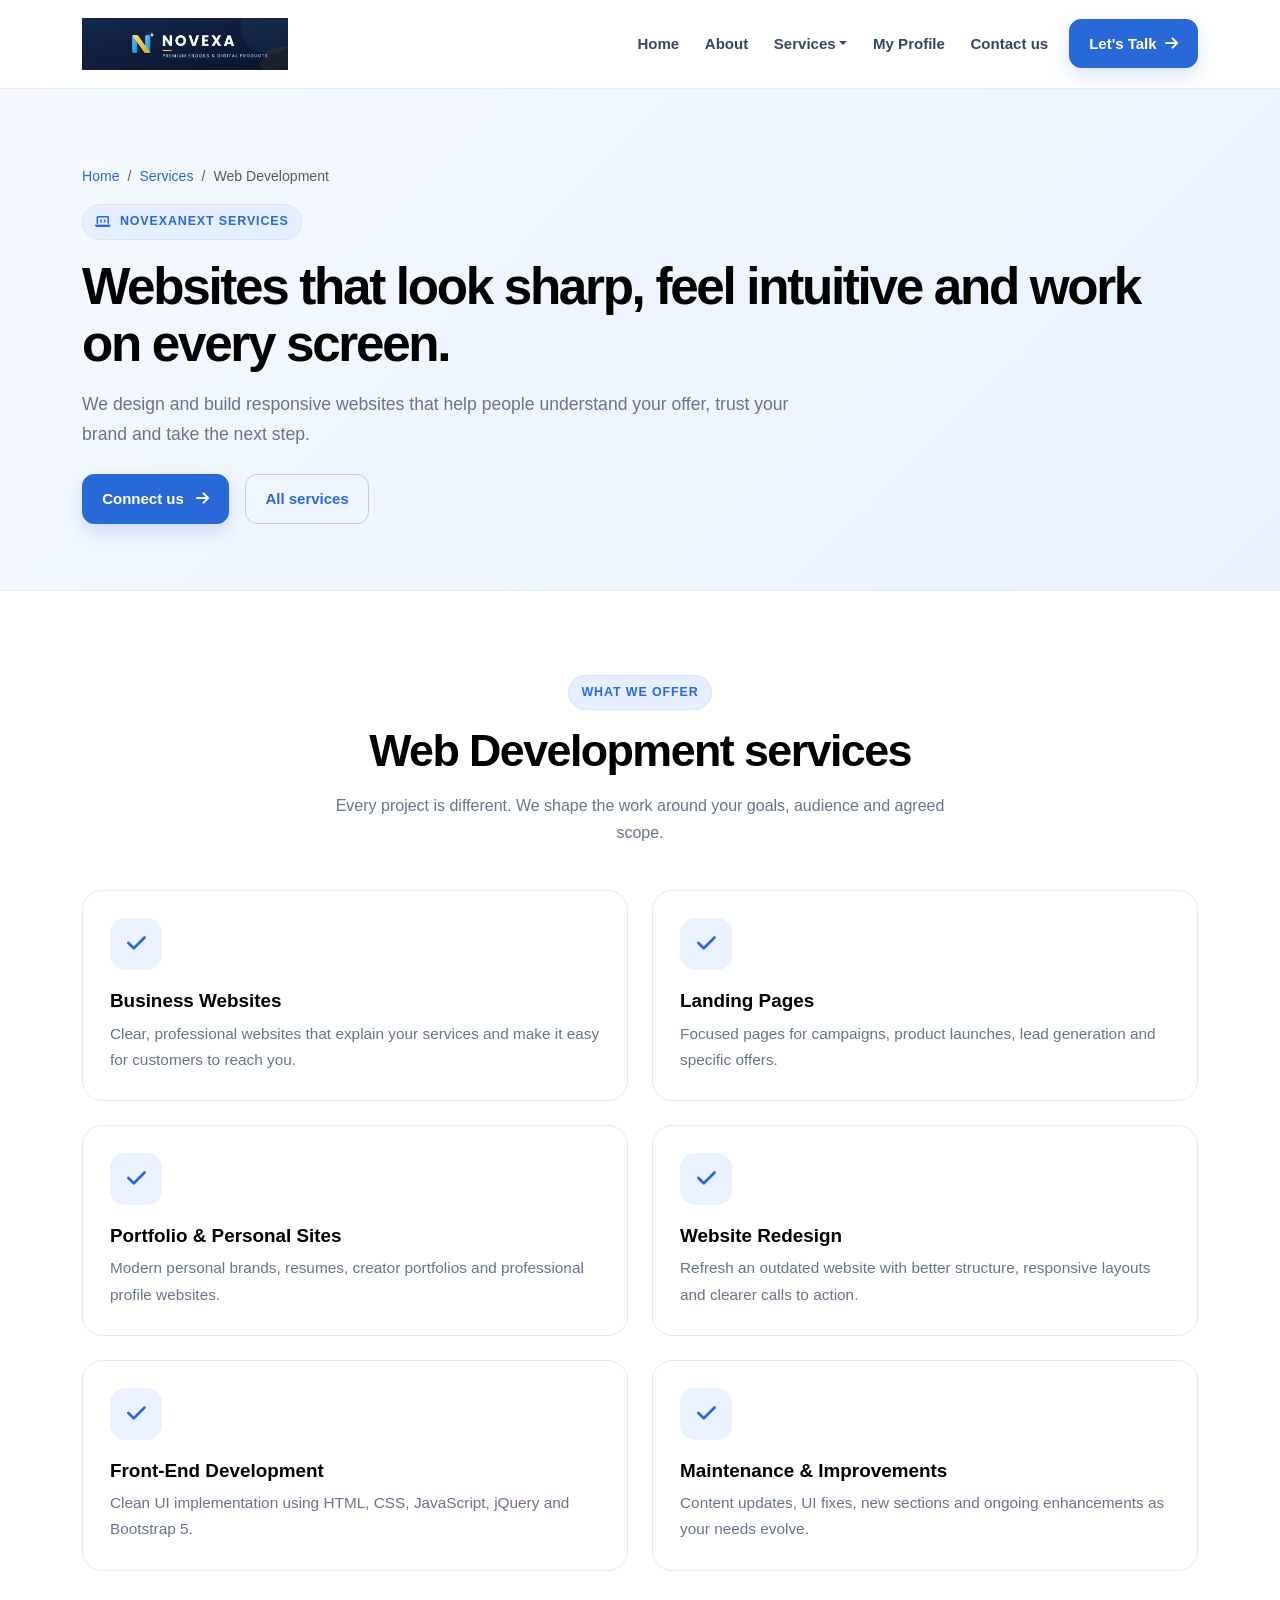
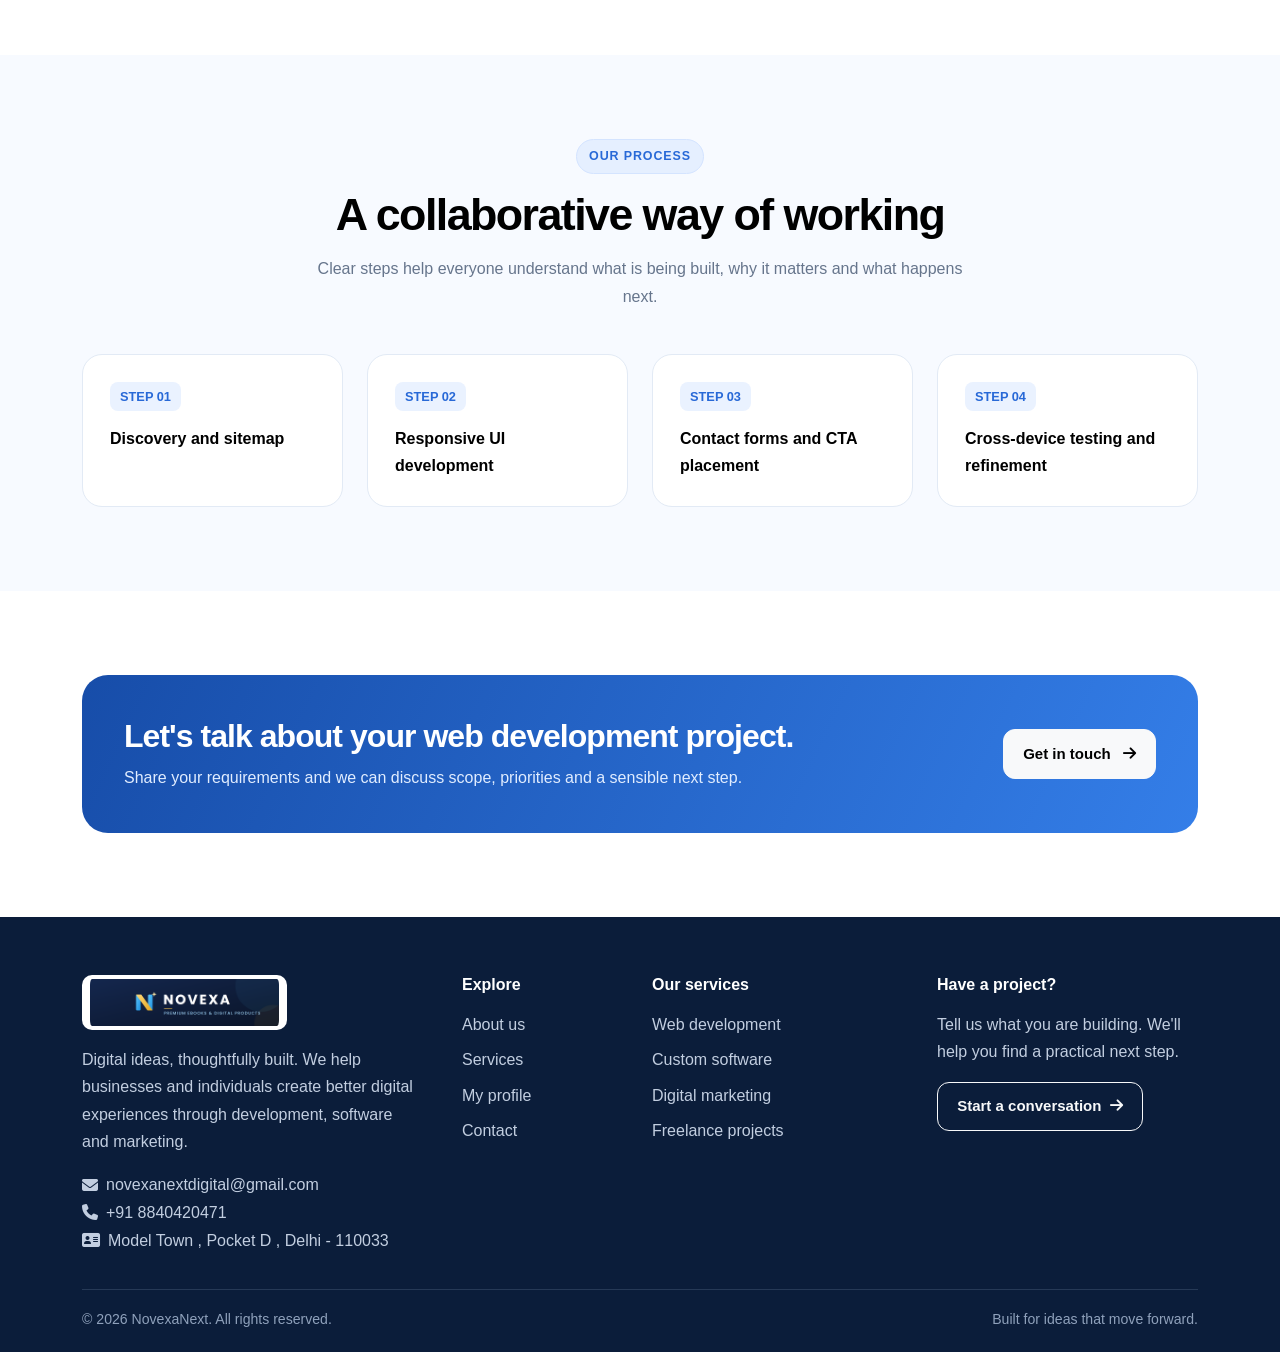
<file: web-development.html>
<!doctype html>
<html lang="en">
<head>
  <meta charset="utf-8">
  <meta name="viewport" content="width=device-width, initial-scale=1">
  <meta name="theme-color" content="#2869d7">
  <!-- SEO: Unique title and description target this page's search intent; keywords are editorial notes, not a Google ranking signal. -->
  <meta name="description" content="Explore responsive web development services from NovexaNext for websites that are clear, usable across devices and built around your goals.">
  <meta name="keywords" content="web development services, responsive website development, business website development, website developer">
  <meta name="robots" content="index, follow, max-image-preview:large, max-snippet:-1, max-video-preview:-1">
  <!-- SEO: Canonical consolidates duplicate URL signals. Replace YOUR-VERCEL-DOMAIN with the real production host before deployment. -->
  <link rel="canonical" href="https://krishna-kumar-portfolio-pied.vercel.app/web-development.html">
  <!-- SEO: Open Graph metadata improves link previews on social platforms. -->
  <meta property="og:type" content="website">
  <meta property="og:site_name" content="NovexaNext">
  <meta property="og:title" content="Web Development Services | NovexaNext">
  <meta property="og:description" content="Explore responsive web development services from NovexaNext for websites that are clear, usable across devices and built around your goals.">
  <meta property="og:url" content="https://krishna-kumar-portfolio-pied.vercel.app/web-development.html">
  <meta property="og:image" content="https://krishna-kumar-portfolio-pied.vercel.app/assets/logo.png">
  <meta property="og:image:alt" content="NovexaNext digital services">
  <!-- SEO: Twitter/X preview metadata. -->
  <meta name="twitter:card" content="summary_large_image">
  <meta name="twitter:title" content="Web Development Services | NovexaNext">
  <meta name="twitter:description" content="Explore responsive web development services from NovexaNext for websites that are clear, usable across devices and built around your goals.">
  <meta name="twitter:image" content="https://krishna-kumar-portfolio-pied.vercel.app/assets/logo.png">
  <!-- SEO: Structured data describes the site and this page to search engines. -->
  <script type="application/ld+json">
  {
    "@context": "https://schema.org",
    "@type": "WebPage",
    "name": "Web Development Services | NovexaNext",
    "description": "Explore responsive web development services from NovexaNext for websites that are clear, usable across devices and built around your goals.",
    "url": "https://krishna-kumar-portfolio-pied.vercel.app/web-development.html",
    "isPartOf": {
      "@type": "WebSite",
      "name": "NovexaNext",
      "url": "https://krishna-kumar-portfolio-pied.vercel.app/"
    },
    "about": {
      "@type": "Organization",
      "name": "NovexaNext",
      "url": "https://krishna-kumar-portfolio-pied.vercel.app/"
    }
  }
  </script>

  <title>Web Development Services | NovexaNext</title>
  <link rel="icon" href="assets/favicon.png" type="image/png">
  <link href="https://cdn.jsdelivr.net/npm/bootstrap@5.3.3/dist/css/bootstrap.min.css" rel="stylesheet">
  <link href="https://cdnjs.cloudflare.com/ajax/libs/font-awesome/6.5.2/css/all.min.css" rel="stylesheet">
  <link href="styles.css" rel="stylesheet">
  <!-- SEO: Existing Google Search Console verification token retained; do not remove unless replaced with a verified token. -->
  <meta name="google-site-verification" content="googled7d9117dc08e725b" />
</head>
<body>
<nav class="navbar navbar-expand-lg sticky-top">
  <div class="container">
    <a class="navbar-brand" href="index.html" aria-label="NovexaNext home"><img src="assets/logo.png" alt="NovexaNext logo"></a>
    <button class="navbar-toggler" type="button" data-bs-toggle="collapse" data-bs-target="#mainNav" aria-controls="mainNav" aria-expanded="false" aria-label="Toggle navigation"><span class="navbar-toggler-icon"></span></button>
    <div class="collapse navbar-collapse" id="mainNav">
      <ul class="navbar-nav ms-auto align-items-lg-center">
        <li class="nav-item"><a class="nav-link" href="index.html">Home</a></li>
        <li class="nav-item"><a class="nav-link" href="about.html">About</a></li>
        <li class="nav-item dropdown">
          <a class="nav-link dropdown-toggle" href="services.html" role="button" data-bs-toggle="dropdown" aria-expanded="false">Services</a>
          <ul class="dropdown-menu border-0 shadow-sm p-2">
            <li><a class="dropdown-item rounded-2 py-2" href="web-development.html">Web Development</a></li>
            <li><a class="dropdown-item rounded-2 py-2" href="software-development.html">Custom Software</a></li>
            <li><a class="dropdown-item rounded-2 py-2" href="digital-marketing.html">Digital Marketing</a></li>
            <li><a class="dropdown-item rounded-2 py-2" href="freelancing.html">Freelance Services</a></li>
          </ul>
        </li>
        <li class="nav-item"><a class="nav-link" href="profile.html">My Profile</a></li>
        <li class="nav-item"><a class="nav-link" href="contact.html">Contact us</a></li>
        <li class="nav-item ms-lg-2 mt-2 mt-lg-0"><a class="btn btn-primary btn-sm" href="tel:+918840420471">Let's Talk <i class="fa-solid fa-arrow-right ms-1"></i></a></li>
      </ul>
    </div>
  </div>
</nav>

<main>
<section class="page-hero"><div class="container"><nav aria-label="breadcrumb"><ol class="breadcrumb"><li class="breadcrumb-item"><a href="index.html">Home</a></li><li class="breadcrumb-item"><a href="services.html">Services</a></li><li class="breadcrumb-item active" aria-current="page">Web Development</li></ol></nav><span class="eyebrow"><i class="fa-solid fa-laptop-code"></i> NovexaNext services</span><h1>Websites that look sharp, feel intuitive and work on every screen.</h1><p>We design and build responsive websites that help people understand your offer, trust your brand and take the next step.</p><div class="d-flex flex-wrap gap-3 mt-4"><a class="btn btn-primary" href="mailto:novexanextdigital@gmail.com">Connect us <i class="fa-solid fa-arrow-right ms-2"></i></a><a class="btn btn-outline-primary" href="services.html">All services</a></div></div></section>
<section class="section"><div class="container"><div class="section-heading"><span class="eyebrow">What we offer</span><h2>Web Development services</h2><p>Every project is different. We shape the work around your goals, audience and agreed scope.</p></div><div class="row g-4"><div class="col-md-6"><div class="feature-card"><div class="icon-box"><i class="fa-solid fa-check"></i></div><h3>Business Websites</h3><p class="mb-0">Clear, professional websites that explain your services and make it easy for customers to reach you.</p></div></div><div class="col-md-6"><div class="feature-card"><div class="icon-box"><i class="fa-solid fa-check"></i></div><h3>Landing Pages</h3><p class="mb-0">Focused pages for campaigns, product launches, lead generation and specific offers.</p></div></div><div class="col-md-6"><div class="feature-card"><div class="icon-box"><i class="fa-solid fa-check"></i></div><h3>Portfolio & Personal Sites</h3><p class="mb-0">Modern personal brands, resumes, creator portfolios and professional profile websites.</p></div></div><div class="col-md-6"><div class="feature-card"><div class="icon-box"><i class="fa-solid fa-check"></i></div><h3>Website Redesign</h3><p class="mb-0">Refresh an outdated website with better structure, responsive layouts and clearer calls to action.</p></div></div><div class="col-md-6"><div class="feature-card"><div class="icon-box"><i class="fa-solid fa-check"></i></div><h3>Front-End Development</h3><p class="mb-0">Clean UI implementation using HTML, CSS, JavaScript, jQuery and Bootstrap 5.</p></div></div><div class="col-md-6"><div class="feature-card"><div class="icon-box"><i class="fa-solid fa-check"></i></div><h3>Maintenance & Improvements</h3><p class="mb-0">Content updates, UI fixes, new sections and ongoing enhancements as your needs evolve.</p></div></div></div></div></section>
<section class="section section-soft"><div class="container"><div class="section-heading"><span class="eyebrow">Our process</span><h2>A collaborative way of working</h2><p>Clear steps help everyone understand what is being built, why it matters and what happens next.</p></div><div class="row g-4"><div class="col-md-6 col-lg-3"><div class="process-card"><span class="badge-soft">STEP 01</span><p class="fw-bold mt-3 mb-0" style="color:#000000">Discovery and sitemap</p></div></div><div class="col-md-6 col-lg-3"><div class="process-card"><span class="badge-soft">STEP 02</span><p class="fw-bold mt-3 mb-0" style="color:#000000">Responsive UI development</p></div></div><div class="col-md-6 col-lg-3"><div class="process-card"><span class="badge-soft">STEP 03</span><p class="fw-bold mt-3 mb-0" style="color:#000000">Contact forms and CTA placement</p></div></div><div class="col-md-6 col-lg-3"><div class="process-card"><span class="badge-soft">STEP 04</span><p class="fw-bold mt-3 mb-0" style="color:#000000">Cross-device testing and refinement</p></div></div></div></div></section>
<section class="section"><div class="container"><div class="cta-band"><div class="row align-items-center g-4"><div class="col-lg-8"><h2 class="h2">Let's talk about your web development project.</h2><p class="mb-0">Share your requirements and we can discuss scope, priorities and a sensible next step.</p></div><div class="col-lg-4 text-lg-end"><a class="btn btn-light btn-lg" href="mailto:novexanextdigital@gmail.com">Get in touch <i class="fa-solid fa-arrow-right ms-2"></i></a></div></div></div></div></section>
</main><footer>
  <div class="container">
    <div class="row g-4">
      <div class="col-lg-4 col-md-6">
        <a href="index.html"><img class="footer-logo" src="assets/logo.png" alt="NovexaNext"></a>
        <p class="mt-3 pe-lg-4">Digital ideas, thoughtfully built. We help businesses and individuals create better digital experiences through development, software and marketing.</p>
        <!-- <div class="social-links mt-3">
          <a href="https://www.linkedin.com/" target="_blank" rel="noopener" aria-label="LinkedIn"><i class="fa-brands fa-linkedin-in"></i></a>
          <a href="https://www.instagram.com/" target="_blank" rel="noopener" aria-label="Instagram"><i class="fa-brands fa-instagram"></i></a>
          <a href="https://www.facebook.com/" target="_blank" rel="noopener" aria-label="Facebook"><i class="fa-brands fa-facebook-f"></i></a>
          <a href="https://github.com/" target="_blank" rel="noopener" aria-label="GitHub"><i class="fa-brands fa-github"></i></a>
        </div> -->
        <div>
            <a href="mailto:novexanextdigital@gmail.com"
              aria-label="Email NovexaNext"
              class="d-inline-flex align-items-center gap-2 text-decoration-none">
                <i class="fa fa-envelope"></i>
                <span>novexanextdigital@gmail.com</span>
            </a><br>
            <a href="tel:+918840420471"
              aria-label="Call NovexaNext"
              class="d-inline-flex align-items-center gap-2 text-decoration-none">
                <i class="fa fa-phone"></i>
                <span>+91 8840420471</span>
            </a>
            <a 
              aria-label="Call NovexaNext"
              class="d-inline-flex align-items-center gap-2 text-decoration-none">
                <i class="fa-solid fa-address-card"></i>
                <span>Model Town , Pocket D , Delhi - 110033</span>
            </a>
          </div>
      </div>
      <div class="col-6 col-lg-2 col-md-3">
        <h5>Explore</h5><ul class="list-unstyled d-grid gap-2">
          <li><a href="about.html">About us</a></li><li><a href="services.html">Services</a></li><li><a href="profile.html">My profile</a></li><li><a href="contact.html">Contact</a></li>
        </ul>
      </div>
      <div class="col-6 col-lg-3 col-md-3">
        <h5>Our services</h5><ul class="list-unstyled d-grid gap-2">
          <li><a href="web-development.html">Web development</a></li><li><a href="software-development.html">Custom software</a></li><li><a href="digital-marketing.html">Digital marketing</a></li><li><a href="freelancing.html">Freelance projects</a></li>
        </ul>
      </div>
      <div class="col-lg-3">
        <h5>Have a project?</h5><p>Tell us what you are building. We'll help you find a practical next step.</p>
        <a class="btn btn-outline-light btn-sm" href="contact.html">Start a conversation <i class="fa-solid fa-arrow-right ms-1"></i></a>
      </div>
    </div>
    <div class="footer-bottom d-flex flex-column flex-md-row justify-content-between gap-2"><span>© <span id="currentYear"></span> NovexaNext. All rights reserved.</span><span>Built for ideas that move forward.</span></div>
  </div>
</footer>
<script src="https://code.jquery.com/jquery-3.7.1.min.js"></script>
<script src="https://cdn.jsdelivr.net/npm/bootstrap@5.3.3/dist/js/bootstrap.bundle.min.js"></script>
<script src="script.js"></script>
</body></html>
</file>
<file: styles.css>
/* NovexaNext | Main stylesheet */
:root {
  --navy: #10264b;
  --blue: #2869d7;
  --blue-dark: #174da9;
  --sky: #eaf3ff;
  --ink: #1b2b45;
  --muted: #66758c;
  --line: #e2eaf5;
  --white: #fff;
  --surface: #f7faff;
  --shadow: 0 18px 55px rgba(24, 66, 130, .10);
}

* {
  box-sizing: border-box;
}

html {
  scroll-behavior: smooth;
  scroll-padding-top: 92px;
}

body {
  font-family: Inter, "Segoe UI", Arial, sans-serif;
  color: var(--ink);
  line-height: 1.7;
  background: #fff;
}

a {
  color: var(--blue);
  text-decoration: none;
}

a:hover {
  color: var(--blue-dark);
}

img {
  max-width: 100%;
}

.navbar {
  background: rgba(255, 255, 255, .96);
  border-bottom: 1px solid rgba(226, 234, 245, .9);
  backdrop-filter: blur(14px);
  padding: 13px 0;
}

.navbar-brand img {
  width: 206px;
  height: auto;
}

.navbar .nav-link {
  color: #354762;
  font-size: .94rem;
  font-weight: 600;
  padding: .65rem .8rem !important;
}

.navbar .nav-link:hover,
.navbar .nav-link.active {
  color: var(--blue);
}

.navbar-toggler {
  border: 1px solid var(--line);
  padding: .45rem .65rem;
}

.btn {
  border-radius: 12px;
  font-weight: 600;
  font-size: 15px;
  padding: .78rem 1.2rem;
  transition: transform .2s, box-shadow .2s, background .2s;
}

.btn:hover {
  transform: translateY(-2px);
}

.btn-primary {
  background: var(--blue);
  border-color: var(--blue);
  box-shadow: 0 8px 20px rgba(40, 105, 215, .18);
}

.btn-primary:hover {
  background: var(--blue-dark);
  border-color: var(--blue-dark);
}

.btn-outline-primary {
  color: var(--blue);
  border-color: #b7cdf5;
}

.btn-outline-primary:hover {
  background: var(--blue);
  border-color: var(--blue);
}

.hero {
  position: relative;
  overflow: hidden;
  padding: 92px 0 82px;
  background: radial-gradient(circle at 85% 20%, #d9eaff 0, transparent 28%), linear-gradient(135deg, #f8fbff 0%, #edf5ff 52%, #fff 100%);
}

.hero:before {
  content: "";
  position: absolute;
  width: 360px;
  height: 360px;
  border: 1px solid rgba(40, 105, 215, .12);
  border-radius: 50%;
  right: -90px;
  bottom: -210px;
  box-shadow: 0 0 0 38px rgba(40, 105, 215, .035), 0 0 0 78px rgba(40, 105, 215, .025);
}

.eyebrow {
  display: inline-flex;
  align-items: center;
  gap: 8px;
  color: var(--blue);
  background: #e5efff;
  border: 1px solid #d4e4ff;
  border-radius: 100px;
  padding: 6px 12px;
  font-size: .78rem;
  font-weight: 700;
  letter-spacing: .07em;
  text-transform: uppercase;
}

.hero h1 {
  font-size: clamp(2.5rem, 5.2vw, 4.65rem);
  line-height: 1.08;
  letter-spacing: -.055em;
  color: #000000;
  font-weight: 700;
  margin: 22px 0;
}

.hero h1 span {
  color: var(--blue);
}

.hero p.lead {
  color: #586a83;
  max-width: 610px;
  font-size: 1.13rem;
}

.hero-visual {
  min-height: 380px;
  position: relative;
  display: flex;
  align-items: center;
  justify-content: center;
}

.visual-card {
  width: min(100%, 440px);
  padding: 25px;
  border: 1px solid rgba(255, 255, 255, .85);
  border-radius: 28px;
  background: rgba(255, 255, 255, .82);
  box-shadow: 0 25px 70px rgba(27, 75, 145, .15);
  backdrop-filter: blur(12px);
  position: relative;
  z-index: 1;
}

.visual-top {
  display: flex;
  align-items: center;
  justify-content: space-between;
  margin-bottom: 22px;
}

.visual-dots {
  display: flex;
  gap: 5px;
}

.visual-dots i {
  width: 7px;
  height: 7px;
  border-radius: 50%;
  background: #c5d6ef;
  display: block;
}

.metric {
  padding: 15px;
  background: #f4f8ff;
  border: 1px solid #e8f0fc;
  border-radius: 16px;
}

.metric strong {
  font-size: 1.45rem;
  color: #000000;
  display: block;
  line-height: 1.3;
}

.metric small {
  color: var(--muted);
}

.progress {
  height: 7px;
  background: #e0eafb;
  border-radius: 20px;
}

.progress-bar {
  background: linear-gradient(90deg, #69a5ff, #2869d7);
  border-radius: 20px;
}

.floating-chip {
  position: absolute;
  z-index: 2;
  background: #fff;
  box-shadow: var(--shadow);
  padding: 12px 15px;
  border: 1px solid var(--line);
  border-radius: 14px;
  font-weight: 700;
  color: #000000;
}

.chip-one {
  left: -8px;
  top: 54px;
}

.chip-two {
  right: -5px;
  bottom: 50px;
}

.section {
  padding: 84px 0;
}

.section-soft {
  background: var(--surface);
}

.section-heading {
  max-width: 720px;
  margin: 0 auto 44px;
  text-align: center;
}

.section-heading h2 {
  color: #000000;
  font-weight: 700;
  letter-spacing: -.035em;
  font-size: clamp(1.9rem, 3.5vw, 2.8rem);
  line-height: 1.2;
  margin: 14px 0;
}

.section-heading p {
  color: var(--muted);
  margin: 0 auto;
  max-width: 650px;
}

.service-card,
.feature-card,
.process-card {
  height: 100%;
  border: 1px solid var(--line);
  border-radius: 20px;
  padding: 27px;
  background: #fff;
  transition: transform .22s, box-shadow .22s, border-color .22s;
}

.service-card:hover,
.feature-card:hover {
  transform: translateY(-5px);
  box-shadow: var(--shadow);
  border-color: #c7dafb;
}

.icon-box {
  width: 52px;
  height: 52px;
  display: grid;
  place-items: center;
  background: #eaf2ff;
  color: var(--blue);
  border-radius: 15px;
  font-size: 1.35rem;
  margin-bottom: 20px;
}

.service-card h3,
.feature-card h3 {
  color: #000000;
  font-size: 1.18rem;
  font-weight: 700;
}

.service-card p,
.feature-card p {
  color: var(--muted);
  font-size: .96rem;
}

.card-link {
  display: inline-flex;
  gap: 8px;
  align-items: center;
  font-weight: 700;
  margin-top: 8px;
  color: blue;
}

.stat-strip {
  border: 1px solid var(--line);
  border-radius: 20px;
  padding: 24px;
  background: #fff;
}

.stat-item strong {
  display: block;
  color: #000000;
  font-size: 1.8rem;
  font-weight: 700;
}

.stat-item span {
  color: var(--muted);
  font-size: .9rem;
}

.profile-panel {
  background: linear-gradient(135deg, #10264b, #194d9b);
  color: #fff;
  border-radius: 26px;
  padding: 38px;
  overflow: hidden;
  position: relative;
}

.profile-panel:after {
  content: "";
  position: absolute;
  width: 260px;
  height: 260px;
  border: 1px solid rgba(255, 255, 255, .12);
  border-radius: 50%;
  right: -70px;
  top: -90px;
  box-shadow: 0 0 0 35px rgba(255, 255, 255, .035), 0 0 0 70px rgba(255, 255, 255, .025);
}

.profile-avatar {
  width: 112px;
  height: 112px;
  border-radius: 28px;
  display: grid;
  place-items: center;
  background: linear-gradient(135deg, #8fc5ff, #fff);
  color: #174da9;
  font-size: 2.2rem;
  font-weight: 900;
  border: 4px solid rgba(255, 255, 255, .35);
}

.profile-panel p {
  color: #dce9ff;
}

.profile-panel .eyebrow {
  background: rgba(255, 255, 255, .12);
  border-color: rgba(255, 255, 255, .2);
  color: #dbeaff;
}

.check-list {
  list-style: none;
  padding: 0;
  margin: 20px 0;
}

.check-list li {
  margin: 10px 0;
  color: #50627b;
}

.check-list i {
  color: var(--blue);
  margin-right: 9px;
}

.cta-band {
  background: linear-gradient(115deg, #174da9, #347ee8);
  border-radius: 26px;
  padding: 42px;
  color: #fff;
}

.cta-band h2 {
  font-weight: 700;
  letter-spacing: -.03em;
}

.cta-band p {
  color: #e1edff;
}

.page-hero {
  padding: 76px 0 66px;
  background: linear-gradient(135deg, #f5f9ff, #e8f2ff);
  border-bottom: 1px solid var(--line);
}

.page-hero h1 {
  font-size: clamp(2.35rem, 4vw, 3.7rem);
  color: #000000;
  font-weight: 700;
  line-height: 1.12;
  letter-spacing: -.045em;
  margin: 18px 0;
}

.page-hero p {
  max-width: 720px;
  color: var(--muted);
  font-size: 1.1rem;
}

.breadcrumb {
  font-size: .88rem;
}

.content-block h2 {
  color: #000000;
  font-weight: 700;
  letter-spacing: -.03em;
}

.content-block h3 {
  color: #000000;
  font-weight: 800;
  font-size: 1.2rem;
}

.content-block p {
  color: #5e6f86;
}

.contact-card {
  padding: 30px;
  background: #fff;
  border: 1px solid var(--line);
  border-radius: 20px;
  box-shadow: 0 10px 35px rgba(24, 66, 130, .05);
}

.form-control,
.form-select {
  border-color: #d9e4f3;
  border-radius: 11px;
  padding: .78rem .9rem;
}

.form-control:focus,
.form-select:focus {
  border-color: #8db4f7;
  box-shadow: 0 0 0 .2rem rgba(40, 105, 215, .12);
}

footer {
  background: #0b1d3a;
  color: #c2cee0;
  padding: 58px 0 20px;
}

footer h5 {
  color: #fff;
  font-weight: 700;
  font-size: 1rem;
  margin-bottom: 17px;
}

footer a {
  color: #c2cee0;
}

footer a:hover {
  color: #fff;
}

.footer-logo {
  width: 205px;
  background: #fff;
  border-radius: 10px;
  padding: 4px 8px;
}


/* Footer social links, email and phone */
.social-links {
  display: flex;
  flex-direction: column;
  align-items: flex-start;
  gap: 10px;
}

.social-links a {
  width: auto;
  height: auto;
  min-height: 24px;
  display: inline-flex;
  align-items: center;
  justify-content: flex-start;
  gap: 10px;
  padding: 0;
  border: none;
  border-radius: 0;
  color: #c2cee0;
  text-decoration: none;
  line-height: 1.5;
}

.social-links a:hover {
  background: transparent;
  border-color: transparent;
  color: #fff;
}

.social-links a i {
  width: 18px;
  flex-shrink: 0;
  text-align: center;
}

.social-links a span {
  overflow-wrap: anywhere;
}

.footer-bottom {
  border-top: 1px solid #263956;
  margin-top: 35px;
  padding-top: 18px;
  color: #8fa1bb;
  font-size: .88rem;
}

.badge-soft {
  color: var(--blue);
  background: #eaf2ff;
  padding: 7px 10px;
  border-radius: 8px;
  font-weight: 600;
  font-size: .8rem;
}

.faq-item {
  border: 1px solid var(--line);
  border-radius: 14px;
  margin-bottom: 12px;
  overflow: hidden;
}

.faq-item .accordion-button {
  color: #000000;
  font-weight: 750;
  background: #fff;
  box-shadow: none;
}

.faq-item .accordion-button:not(.collapsed) {
  background: #f3f7ff;
  color: var(--blue);
}

.faq-item .accordion-body {
  color: var(--muted);
}

@media (max-width: 991.98px) {
  .navbar-collapse {
    padding: 15px 0 4px;
  }

  .navbar .nav-link {
    padding: .55rem .2rem !important;
  }

  .hero {
    padding: 65px 0 50px;
  }

  .hero-visual {
    min-height: 340px;
    margin-top: 25px;
  }

  .chip-one {
    left: 0;
  }

  .chip-two {
    right: 0;
  }

  .section {
    padding: 66px 0;
  }
}

@media (max-width: 575.98px) {
  .navbar-brand img {
    width: 174px;
  }

  .hero h1 {
    font-size: 2.55rem;
  }

  .hero-visual {
    min-height: 315px;
  }

  .visual-card {
    padding: 17px;
    border-radius: 22px;
  }

  .floating-chip {
    font-size: .82rem;
    padding: 9px 11px;
  }

  .chip-one {
    top: 18px;
  }

  .chip-two {
    bottom: 16px;
  }

  .section {
    padding: 55px 0;
  }

  .profile-panel,
  .cta-band {
    padding: 25px;
    border-radius: 20px;
  }

  .page-hero {
    padding: 55px 0 45px;
  }
}
</file>
